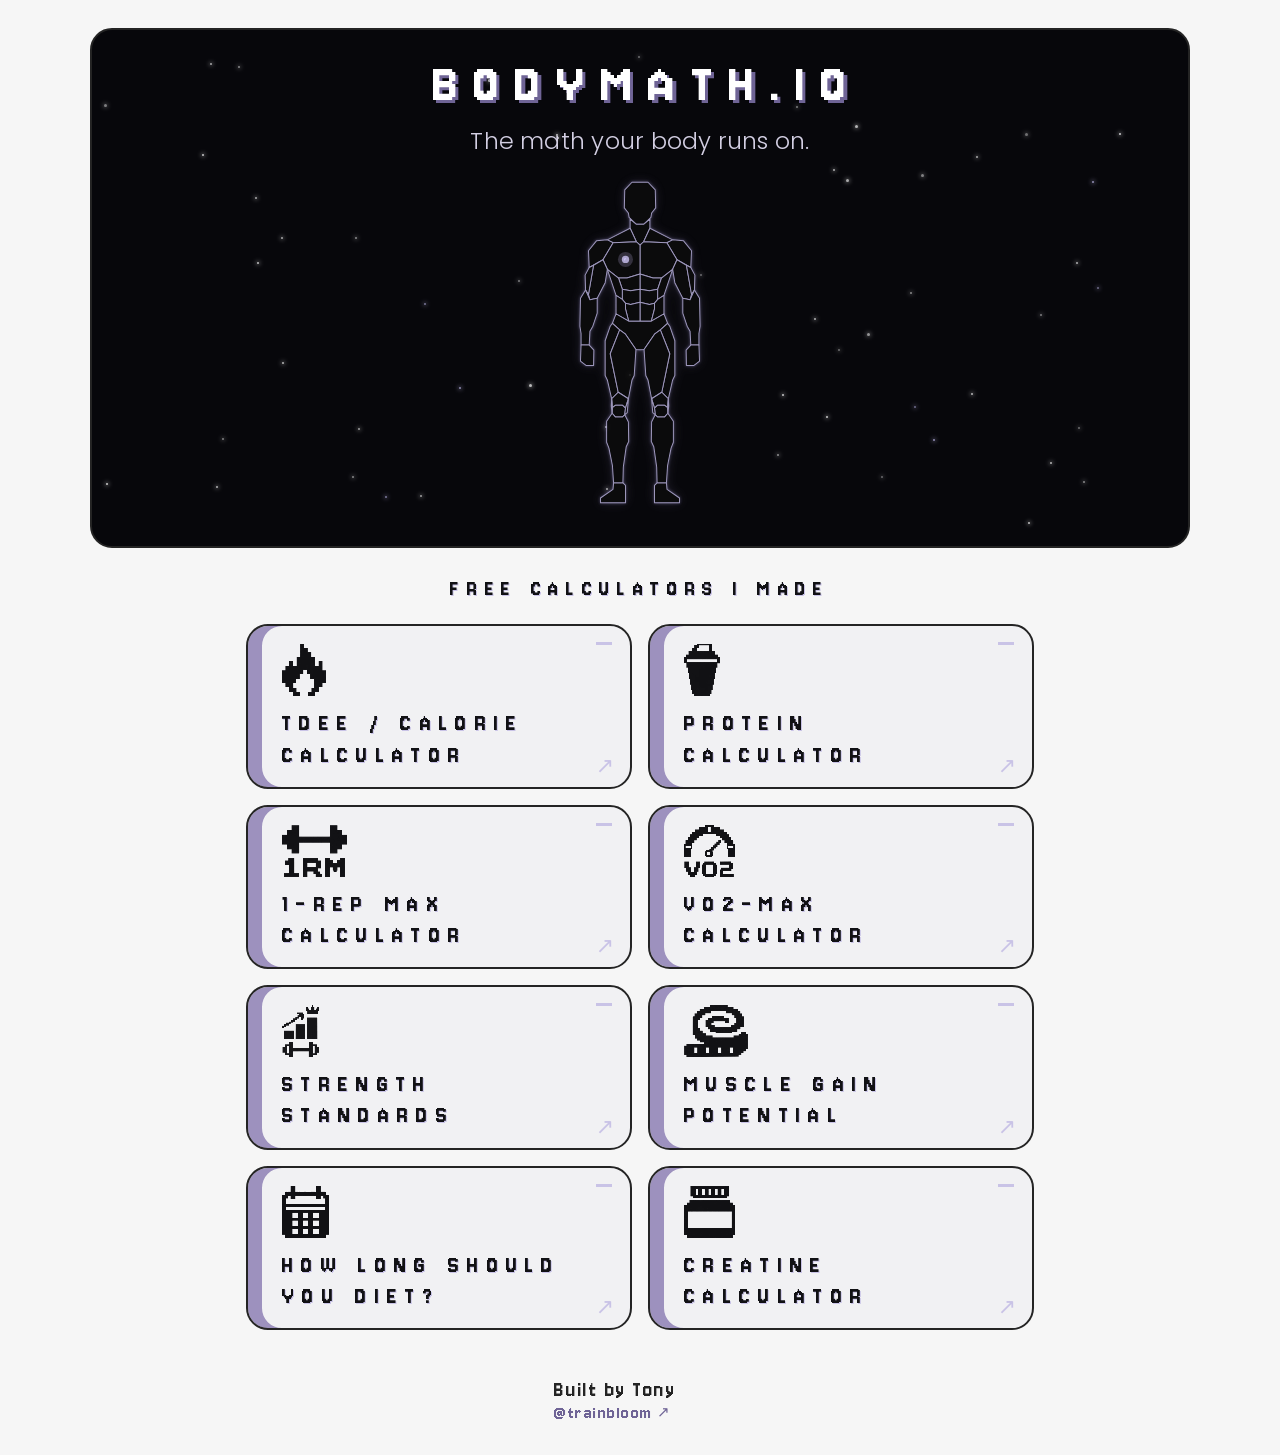
<file: index.html>
<!doctype html>
<html lang="en">
<head>
  <meta charset="utf-8">
  <meta name="viewport" content="width=device-width, initial-scale=1">
  <title>bodymath.io | Free Fitness Calculators</title>
  <meta name="description" content="Free science-based fitness calculators for TDEE, protein, VO2 max, strength, muscle gain, and more. Built to make fitness less confusing.">
  <link rel="canonical" href="https://www.trainbloom.com/">
  <meta property="og:title" content="FREE FITNESS CALCULATORS | Bodymath.io">
  <meta property="og:description" content="Free science-based fitness calculators for TDEE, protein, VO2 max, strength, muscle gain, and more. Built to make fitness less confusing.">
  <meta property="og:image" content="https://www.trainbloom.com/assets/img/banner-home.webp">
  <link rel="icon" href="/assets/img/favicon-32.png?v=3" sizes="32x32">
  <link rel="apple-touch-icon" href="/assets/img/favicon.png?v=3">
  <link rel="preload" href="/assets/fonts/jersey10-400.woff2" as="font" type="font/woff2" crossorigin>
  <link rel="preload" href="/assets/fonts/vt323-400.woff2" as="font" type="font/woff2" crossorigin>
  <link rel="preload" href="/assets/fonts/poppins-400.woff2" as="font" type="font/woff2" crossorigin>
  <link rel="stylesheet" href="/assets/css/fonts.css">
  <script>/* Hold the page until fonts and icons are ready, then fade it in once (max 1.5s). */
  (function(h){h.classList.add("loading");window.bloomShow=function(){if(!h.classList.contains("loading"))return;h.classList.remove("loading");document.dispatchEvent(new Event("bloom:shown"))};setTimeout(function(){window.bloomShow()},1500)})(document.documentElement);</script>
  <link rel="stylesheet" href="/assets/css/site.css">
</head>
<body>
  <main class="wrap">
    <header class="hero hero-art">
      <svg class="hero-stage" viewBox="0 0 640 480" aria-hidden="true">
        <defs>
          <g id="hero-body"><polygon vector-effect="non-scaling-stroke" points="0,64 27.5,64 52.5,90 54,152.5 40,170 37.5,185 12.5,209 0,209 -12.5,209 -37.5,185 -40,170 -54,152.5 -52.5,90 -27.5,64"/><polygon vector-effect="non-scaling-stroke" points="0,209 12.5,209 34,191 34,222.5 12.5,269 0,281 -12.5,269 -34,222.5 -34,191 -12.5,209"/><polygon vector-effect="non-scaling-stroke" points="34,222.5 112.5,262.5 92.5,272.5 12.5,269"/><polygon vector-effect="non-scaling-stroke" points="-34,222.5 -112.5,262.5 -92.5,272.5 -12.5,269"/><polygon vector-effect="non-scaling-stroke" points="92.5,272.5 112.5,262.5 150,266 177.5,300 175,357.5 127.5,331"/><polygon vector-effect="non-scaling-stroke" points="-92.5,272.5 -112.5,262.5 -150,266 -177.5,300 -175,357.5 -127.5,331"/><polygon vector-effect="non-scaling-stroke" points="0,281 12.5,269 92.5,272.5 127.5,331 112.5,364 74,394 45,394 0,380"/><polygon vector-effect="non-scaling-stroke" points="0,281 -12.5,269 -92.5,272.5 -127.5,331 -112.5,364 -74,394 -45,394 0,380"/><polygon vector-effect="non-scaling-stroke" points="127.5,331 160,350 177.5,450 172.5,469 147.5,464 120,410 112.5,364"/><polygon vector-effect="non-scaling-stroke" points="-127.5,331 -160,350 -177.5,450 -172.5,469 -147.5,464 -120,410 -112.5,364"/><polygon vector-effect="non-scaling-stroke" points="160,350 175,357.5 189,384 187.5,435 177.5,450"/><polygon vector-effect="non-scaling-stroke" points="-160,350 -175,357.5 -189,384 -187.5,435 -177.5,450"/><polygon vector-effect="non-scaling-stroke" points="147.5,464 172.5,469 187.5,435 205,464 207,560 203,585 203,625 175,625 172.5,577 162.5,560 147.5,515"/><polygon vector-effect="non-scaling-stroke" points="-147.5,464 -172.5,469 -187.5,435 -205,464 -207,560 -203,585 -203,625 -175,625 -172.5,577 -162.5,560 -147.5,515"/><polygon vector-effect="non-scaling-stroke" points="175,625 203,625 205,680 186,695 160,695 159,642.5"/><polygon vector-effect="non-scaling-stroke" points="-175,625 -203,625 -205,680 -186,695 -160,695 -159,642.5"/><polygon vector-effect="non-scaling-stroke" points="0,380 45,394 74,394 61,432.5 32.5,437.5 0,432.5"/><polygon vector-effect="non-scaling-stroke" points="0,380 -45,394 -74,394 -61,432.5 -32.5,437.5 0,432.5"/><polygon vector-effect="non-scaling-stroke" points="0,432.5 32.5,437.5 61,432.5 61,467.5 50,481 32.5,485 0,477.5"/><polygon vector-effect="non-scaling-stroke" points="0,432.5 -32.5,437.5 -61,432.5 -61,467.5 -50,481 -32.5,485 0,477.5"/><polygon vector-effect="non-scaling-stroke" points="0,477.5 32.5,485 50,481 50,500 39,542.5 0,542.5"/><polygon vector-effect="non-scaling-stroke" points="0,477.5 -32.5,485 -50,481 -50,500 -39,542.5 0,542.5"/><polygon vector-effect="non-scaling-stroke" points="74,394 112.5,364 82.5,454 61,467.5 61,432.5"/><polygon vector-effect="non-scaling-stroke" points="-74,394 -112.5,364 -82.5,454 -61,467.5 -61,432.5"/><polygon vector-effect="non-scaling-stroke" points="61,467.5 82.5,454 82.5,517.5 39,542.5 50,500 50,481"/><polygon vector-effect="non-scaling-stroke" points="-61,467.5 -82.5,454 -82.5,517.5 -39,542.5 -50,500 -50,481"/><polygon vector-effect="non-scaling-stroke" points="0,542.5 39,542.5 82.5,517.5 95,550 70,572.5 50,587.5 14,640 0,641 -14,640 -50,587.5 -70,572.5 -95,550 -82.5,517.5 -39,542.5"/><polygon vector-effect="non-scaling-stroke" points="70,572.5 95,550 102.5,560 120,610 120,730 112.5,745 97.5,810 75,787.5 102.5,655"/><polygon vector-effect="non-scaling-stroke" points="-70,572.5 -95,550 -102.5,560 -120,610 -120,730 -112.5,745 -97.5,810 -75,787.5 -102.5,655"/><polygon vector-effect="non-scaling-stroke" points="14,640 50,587.5 70,572.5 102.5,655 75,787.5 40,810 27.5,745 20,730"/><polygon vector-effect="non-scaling-stroke" points="-14,640 -50,587.5 -70,572.5 -102.5,655 -75,787.5 -40,810 -27.5,745 -20,730"/><polygon vector-effect="non-scaling-stroke" points="40,810 75,787.5 97.5,810 95,840 85,832.5 60,832.5 50,842.5"/><polygon vector-effect="non-scaling-stroke" points="-40,810 -75,787.5 -97.5,810 -95,840 -85,832.5 -60,832.5 -50,842.5"/><polygon vector-effect="non-scaling-stroke" points="50,842.5 60,832.5 85,832.5 95,840 96,860 85,872.5 60,872.5 52.5,865"/><polygon vector-effect="non-scaling-stroke" points="-50,842.5 -60,832.5 -85,832.5 -95,840 -96,860 -85,872.5 -60,872.5 -52.5,865"/><polygon vector-effect="non-scaling-stroke" points="40,810 50,842.5 52.5,865 44,858"/><polygon vector-effect="non-scaling-stroke" points="-40,810 -50,842.5 -52.5,865 -44,858"/><polygon vector-effect="non-scaling-stroke" points="97.5,810 95,840 96,860 99,835"/><polygon vector-effect="non-scaling-stroke" points="-97.5,810 -95,840 -96,860 -99,835"/><polygon vector-effect="non-scaling-stroke" points="52.5,865 60,872.5 85,872.5 96,860 115,887.5 115,960 107,980 95,1040 91,1100 59,1100 57.5,1045 47.5,975 39,957.5 40,890"/><polygon vector-effect="non-scaling-stroke" points="-52.5,865 -60,872.5 -85,872.5 -96,860 -115,887.5 -115,960 -107,980 -95,1040 -91,1100 -59,1100 -57.5,1045 -47.5,975 -39,957.5 -40,890"/><polygon vector-effect="non-scaling-stroke" points="59,1100 91,1100 93,1122 136,1152 136,1168 50,1168 50,1108"/><polygon vector-effect="non-scaling-stroke" points="-59,1100 -91,1100 -93,1122 -136,1152 -136,1168 -50,1168 -50,1108"/></g>
          <filter id="hero-glow" x="-30%" y="-15%" width="160%" height="130%"><feGaussianBlur in="SourceAlpha" stdDeviation="1.4" result="b1"/><feGaussianBlur in="SourceAlpha" stdDeviation="5" result="b2"/><feFlood flood-color="#bdb0ff" flood-opacity=".45"/><feComposite operator="in" in2="b1" result="g1"/><feFlood flood-color="#9d91be" flood-opacity=".22"/><feComposite operator="in" in2="b2" result="g2"/><feMerge><feMergeNode in="g2"/><feMergeNode in="g1"/><feMergeNode in="SourceGraphic"/></feMerge></filter>
        </defs>
        <defs><mask id="hl-m0" maskUnits="userSpaceOnUse" x="0" y="0" width="640" height="480"><path class="hlm" d="M306.5,213.4 L250,190 L228,190"/></mask><mask id="hl-m1" maskUnits="userSpaceOnUse" x="0" y="0" width="640" height="480"><path class="hlm" d="M301.1,275.5 L250,281 L228,281"/></mask><mask id="hl-m2" maskUnits="userSpaceOnUse" x="0" y="0" width="640" height="480"><path class="hlm" d="M297.1,367.3 L250,372 L228,372"/></mask><mask id="hl-m3" maskUnits="userSpaceOnUse" x="0" y="0" width="640" height="480"><path class="hlm" d="M332.1,213.4 L392,235 L416,235"/></mask><mask id="hl-m4" maskUnits="userSpaceOnUse" x="0" y="0" width="640" height="480"><path class="hlm" d="M367.2,275.5 L392,326 L416,326"/></mask></defs>
        <g class="hm-fig" filter="url(#hero-glow)"><use href="#hero-body" transform="translate(320 140) scale(.27) translate(0 -58)"/></g>
        <g class="hl-lines"><path class="hl" d="M306.5,213.4 L250,190 L228,190" mask="url(#hl-m0)"/><path class="hl" d="M301.1,275.5 L250,281 L228,281" mask="url(#hl-m1)"/><path class="hl" d="M297.1,367.3 L250,372 L228,372" mask="url(#hl-m2)"/><path class="hl" d="M332.1,213.4 L392,235 L416,235" mask="url(#hl-m3)"/><path class="hl" d="M367.2,275.5 L392,326 L416,326" mask="url(#hl-m4)"/></g>
        <g class="hd-dots"><g class="hd"><circle class="hd-glow" cx="306.5" cy="213.4" r="7"/><circle cx="306.5" cy="213.4" r="3.4"/></g><g class="hd"><circle class="hd-glow" cx="301.1" cy="275.5" r="7"/><circle cx="301.1" cy="275.5" r="3.4"/></g><g class="hd"><circle class="hd-glow" cx="297.1" cy="367.3" r="7"/><circle cx="297.1" cy="367.3" r="3.4"/></g><g class="hd"><circle class="hd-glow" cx="332.1" cy="213.4" r="7"/><circle cx="332.1" cy="213.4" r="3.4"/></g><g class="hd"><circle class="hd-glow" cx="367.2" cy="275.5" r="7"/><circle cx="367.2" cy="275.5" r="3.4"/></g></g>
        <g class="hs"><text class="hs-l" x="218" y="181" text-anchor="end">TDEE</text><text class="hs-v" x="218" y="214" text-anchor="end">2,640<tspan class="hs-u" dx="5">CAL</tspan></text></g><g class="hs"><text class="hs-l" x="218" y="272" text-anchor="end">BODY FAT</text><text class="hs-v" x="218" y="305" text-anchor="end">12%</text></g><g class="hs"><text class="hs-l" x="218" y="363" text-anchor="end">1RM SQUAT</text><text class="hs-v" x="218" y="396" text-anchor="end">315<tspan class="hs-u" dx="5">LB</tspan></text></g><g class="hs"><text class="hs-l" x="426" y="226" text-anchor="start">VO2 MAX</text><text class="hs-v" x="426" y="259" text-anchor="start">46.2</text></g><g class="hs"><text class="hs-l" x="426" y="317" text-anchor="start">PROTEIN</text><text class="hs-v" x="426" y="350" text-anchor="start">140<tspan class="hs-u" dx="5">G</tspan></text></g>
      </svg>
      <div class="hero-copy">
        <h1>Bodymath.io</h1>
        <p>The math your body runs on.</p>
      </div>
    </header>

    <h2 class="section-title">Free Calculators <span style="white-space:nowrap">I Made</span></h2>
    <div class="grid">
      <a class="card-link" href="/calorie-calculator-tdee/"><img class="px" src="/assets/icons/tdee.png" alt="" height="52"><span class="t">TDEE / Calorie<br>Calculator</span></a>
      <a class="card-link" href="/protein-calculator-1/"><img class="px" src="/assets/icons/protein.png" alt="" height="52"><span class="t">Protein<br>Calculator</span></a>
      <a class="card-link" href="/1-rep-max-calculator/"><img class="px" src="/assets/icons/1rm.png" alt="" height="52"><span class="t">1-Rep Max<br>Calculator</span></a>
      <a class="card-link" href="/vo2-max-calculator/"><img class="px" src="/assets/icons/vo2.png" alt="" height="52"><span class="t">VO2-Max<br>Calculator</span></a>
      <a class="card-link" href="/strength-standards-calculator/"><img class="px" src="/assets/icons/strength.png" alt="" height="52"><span class="t">Strength<br>Standards</span></a>
      <a class="card-link" href="/muscle-gain-potential-calculator/"><img class="px" src="/assets/icons/muscle.png" alt="" height="52"><span class="t">Muscle Gain<br>Potential</span></a>
      <a class="card-link" href="/how-long-should-i-diet-calculator/"><img class="px" src="/assets/icons/diet.png" alt="" height="52"><span class="t">How Long Should<br>You Diet?</span></a>
      <a class="card-link" href="/creatine-calculator/"><img class="px" src="/assets/icons/creatine.png" alt="" height="52"><span class="t">Creatine<br>Calculator</span></a>
    </div>
  </main>
  <script src="/assets/js/layout.js"></script>
  <script src="/assets/js/hero.js"></script>
</body>
</html>
</file>
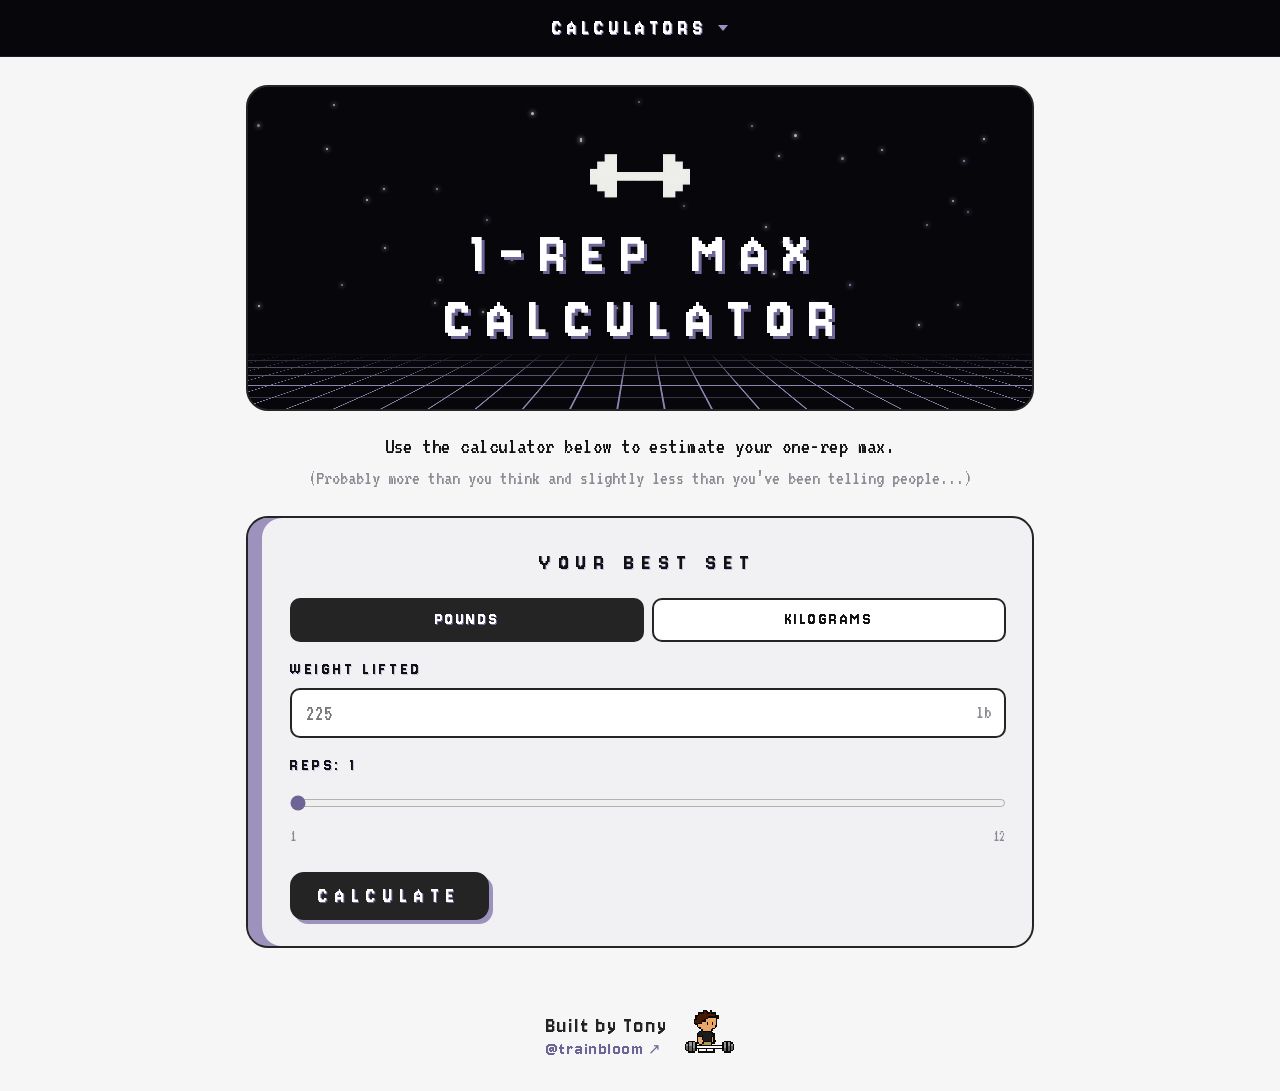
<file: 1-rep-max-calculator/index.html>
<!doctype html>
<html lang="en">
<head>
  <meta charset="utf-8">
  <meta name="viewport" content="width=device-width, initial-scale=1">
  <title>1 REP MAX CALCULATOR | Bodymath.io</title>
  <meta name="description" content="Estimate your one-rep max from any set of 1–12 reps, plus a rep max and percentage table to program your training.">
  <link rel="canonical" href="https://www.trainbloom.com/1-rep-max-calculator/">
  <link rel="icon" href="/assets/img/favicon-32.png?v=3" sizes="32x32">
  <link rel="apple-touch-icon" href="/assets/img/favicon.png?v=3">
  <link rel="preload" href="/assets/fonts/jersey10-400.woff2" as="font" type="font/woff2" crossorigin>
  <link rel="preload" href="/assets/fonts/vt323-400.woff2" as="font" type="font/woff2" crossorigin>
  <link rel="preload" href="/assets/fonts/poppins-400.woff2" as="font" type="font/woff2" crossorigin>
  <link rel="stylesheet" href="/assets/css/fonts.css">
  <script>/* Hold the page until fonts and icons are ready, then fade it in once (max 1.5s). */
  (function(h){h.classList.add("loading");window.bloomShow=function(){if(!h.classList.contains("loading"))return;h.classList.remove("loading");document.dispatchEvent(new Event("bloom:shown"))};setTimeout(function(){window.bloomShow()},1500)})(document.documentElement);</script>
  <link rel="stylesheet" href="/assets/css/site.css">
</head>
<body>
  <main class="wrap">
    <header class="hero sm">
      <img class="px ico-dumbbell" src="/assets/icons/1rm-bar.png" alt="" height="44">
      <h1>1-Rep Max<br>Calculator</h1>
    </header>
    <p class="lede">Use the calculator below to estimate your one-rep max.</p>
    <p class="lede-sub">(Probably more than you think and slightly less than you’ve been telling people...)</p>

    <form class="calc" id="form" novalidate>
      <h2>Your best set</h2>
      <div class="fields">
        <div class="field full">
          <div class="seg" data-name="units" data-remember>
            <button data-value="imperial" aria-pressed="true">Pounds</button>
            <button data-value="metric">Kilograms</button>
          </div>
        </div>
        <div class="field full">
          <label for="weight">Weight lifted</label>
          <div class="unit-wrap"><input type="number" id="weight" inputmode="decimal" min="0" placeholder="225"><span class="u" data-wu>lb</span></div>
        </div>
        <div class="field full">
          <label for="reps">Reps: <span id="reps-out">1</span></label>
          <input type="range" id="reps" min="1" max="12" step="1" value="1">
          <div class="range-ends"><span>1</span><span>12</span></div>
        </div>
      </div>
      <div class="actions"><button class="btn" type="submit">Calculate</button></div>

      <div class="results" id="results" hidden aria-live="polite">
        <div class="big">
          <div class="k">1-Rep Max</div>
          <div class="v"><span id="r-1rm"></span> <small data-wu>lb</small></div>
        </div>
        <h2>1-RM Table</h2>
        <div class="tbl-wrap">
          <table class="tbl">
            <thead><tr><th>Weight</th><th>Rep max</th><th>1RM%</th></tr></thead>
            <tbody id="r-table"></tbody>
          </table>
        </div>
        <a class="next-card" href="/strength-standards-calculator/">
          <div class="next-k">Next up</div>
          <div class="next-h">See how you stack up</div>
          <p>Compare your lifts to strength standards for your bodyweight, age and sex with my Strength Standards calculator.</p>
          <span class="btn next-btn">Check my strength level &#9656;</span>
        </a>
      </div>
    </form>
  </main>

  <script src="/assets/js/layout.js"></script>
  <script src="/assets/js/calc.js"></script>
  <script>
    (function () {
      var B = Bloom;
      var units = B.unitSystem();
      var form = document.getElementById("form");
      var reps = document.getElementById("reps"), repsOut = document.getElementById("reps-out");
      reps.addEventListener("input", function () { repsOut.textContent = reps.value; });

      // [rep max, % of 1RM] — from the original calculator
      var ROWS = [[1, 100], [2, 95], [3, 93], [4, 90], [5, 87], [6, 85], [7, 83], [8, 80], [9, 77], [10, 75], [11, 73], [12, 70],
                  ["-", 65], ["-", 60], ["-", 55], ["-", 50]];

      form.addEventListener("submit", function (e) {
        e.preventDefault();
        var w = B.num("weight"), r = parseInt(reps.value, 10);
        if (!B.error(form, !(w > 0) ? "Please enter the weight you lifted." : "")) return;

        var orm = w * (36 / (37 - r));                                  // Brzycki
        var unit = units() === "metric" ? " kg" : " lbs";
        document.getElementById("r-1rm").textContent = B.fmt(orm);
        document.getElementById("r-table").innerHTML = ROWS.map(function (row) {
          return "<tr" + (row[0] === r ? ' class="hl"' : "") + "><td>" + B.fmt(orm * row[1] / 100) + unit + "</td><td>" +
            row[0] + "</td><td>" + row[1] + "%</td></tr>";
        }).join("");

        B.show(document.getElementById("results"));
      });
    })();
  </script>
</body>
</html>
</file>
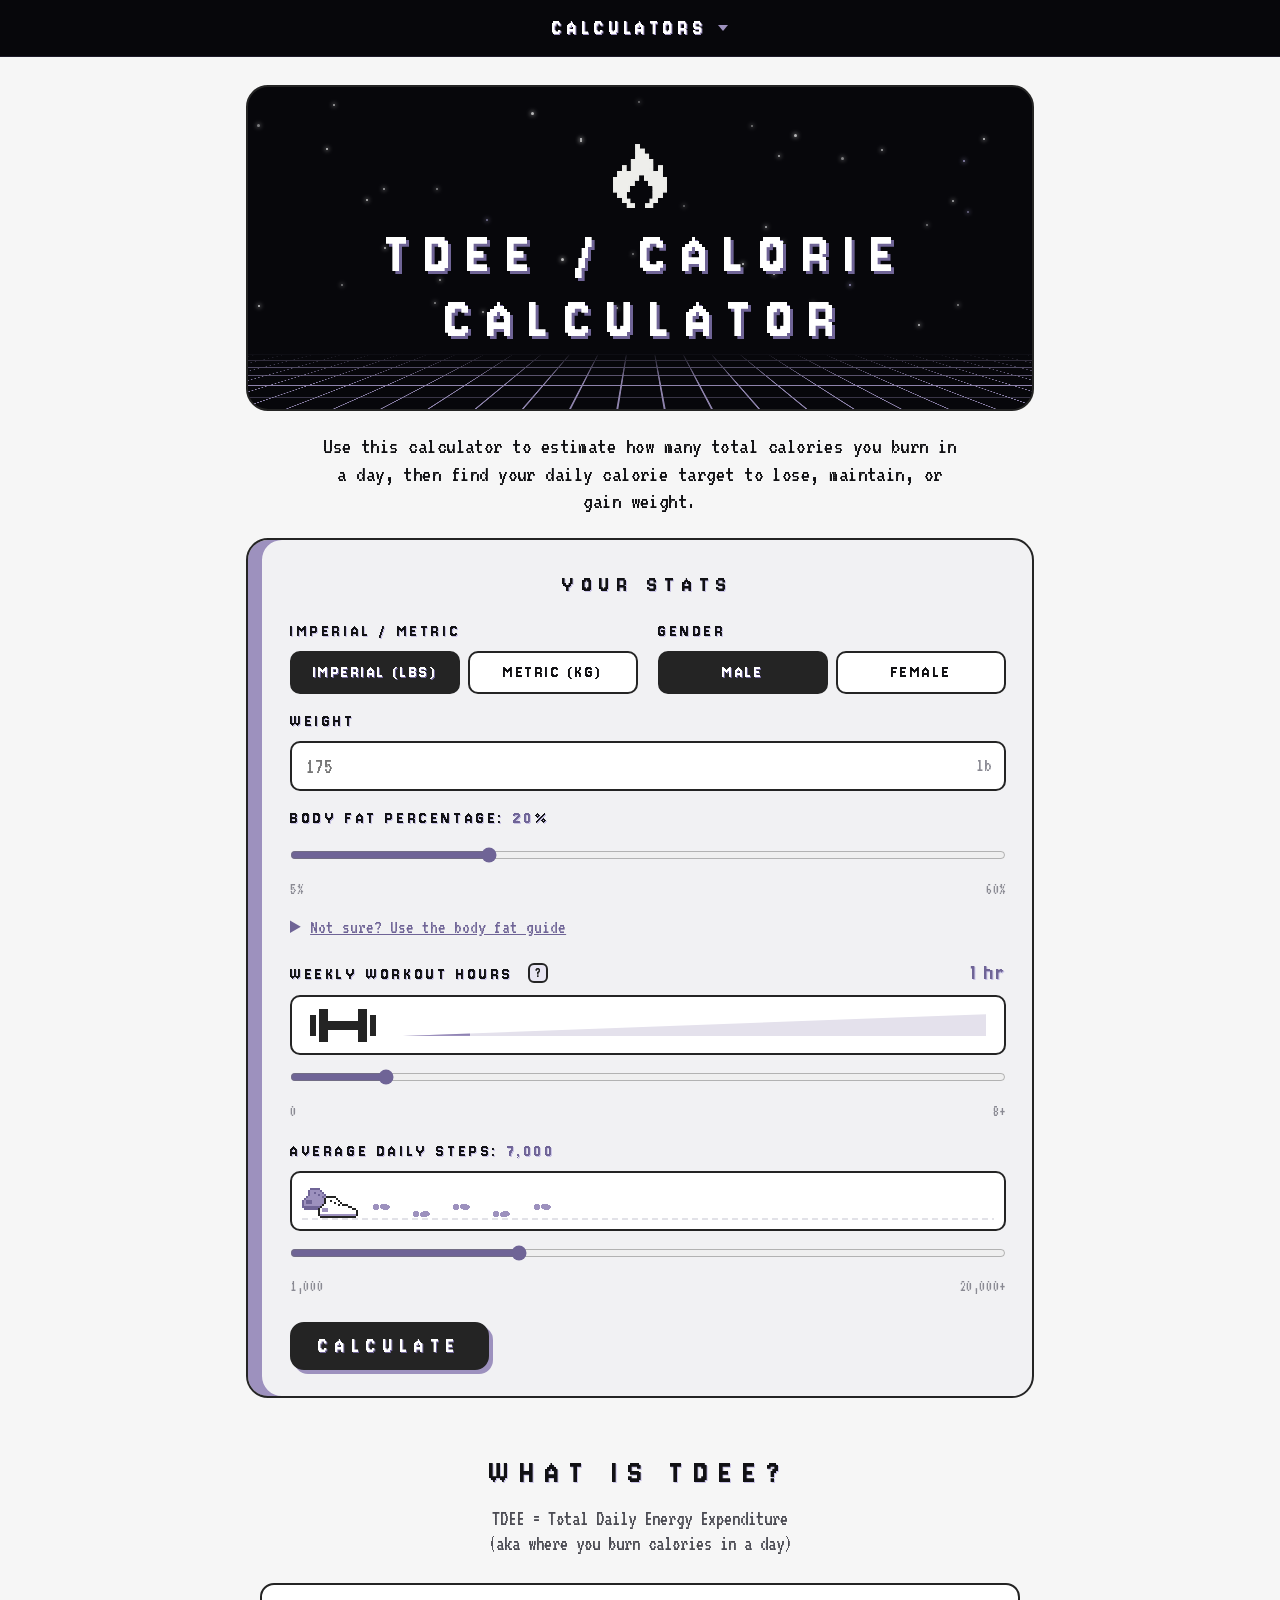
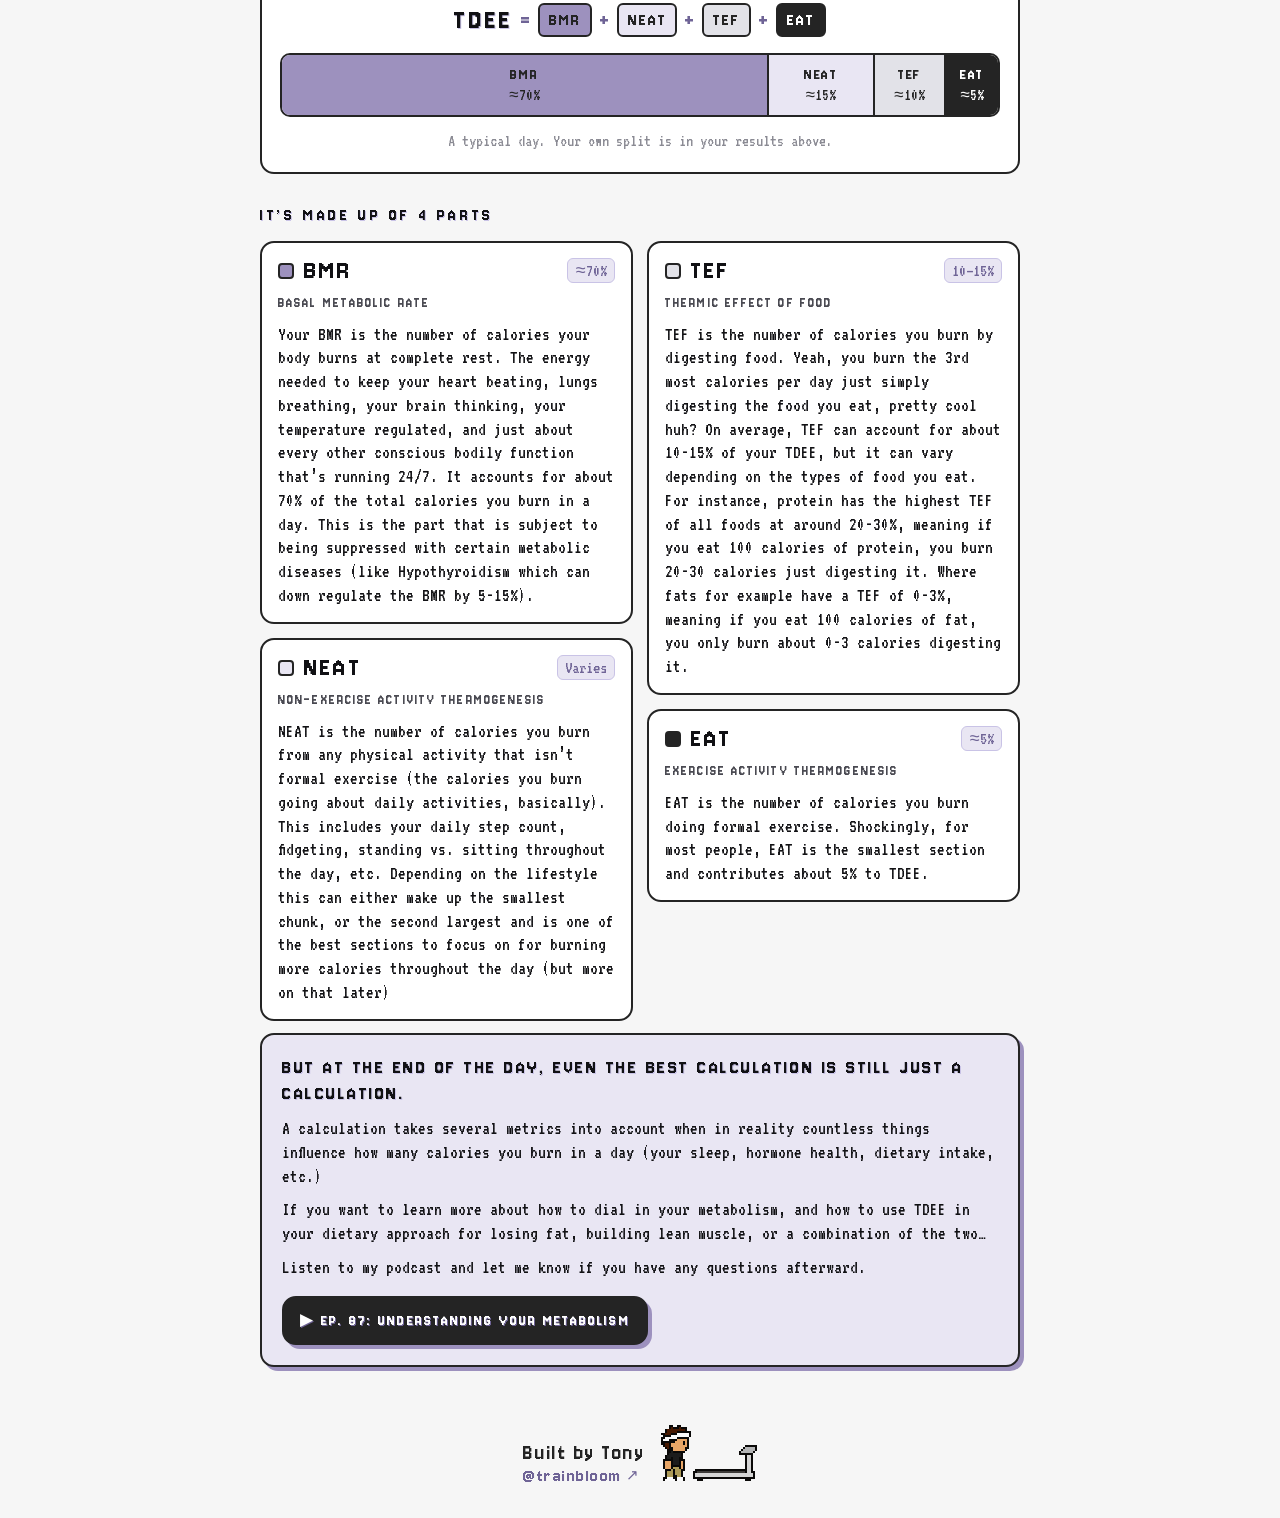
<file: calorie-calculator-tdee/index.html>
<!doctype html>
<html lang="en">
<head>
  <meta charset="utf-8">
  <meta name="viewport" content="width=device-width, initial-scale=1">
  <title>TDEE/CALORIE CALCULATOR | Bodymath.io</title>
  <meta name="description" content="Estimate how many calories you actually burn in a day, based on your lean body mass, training and daily steps. Plus calorie targets for fat loss.">
  <link rel="canonical" href="https://www.trainbloom.com/calorie-calculator-tdee/">
  <link rel="icon" href="/assets/img/favicon-32.png?v=3" sizes="32x32">
  <link rel="apple-touch-icon" href="/assets/img/favicon.png?v=3">
  <link rel="preload" href="/assets/fonts/jersey10-400.woff2" as="font" type="font/woff2" crossorigin>
  <link rel="preload" href="/assets/fonts/vt323-400.woff2" as="font" type="font/woff2" crossorigin>
  <link rel="preload" href="/assets/fonts/poppins-400.woff2" as="font" type="font/woff2" crossorigin>
  <link rel="stylesheet" href="/assets/css/fonts.css">
  <script>/* Hold the page until fonts and icons are ready, then fade it in once (max 1.5s). */
  (function(h){h.classList.add("loading");window.bloomShow=function(){if(!h.classList.contains("loading"))return;h.classList.remove("loading");document.dispatchEvent(new Event("bloom:shown"))};setTimeout(function(){window.bloomShow()},1500)})(document.documentElement);</script>
  <link rel="stylesheet" href="/assets/css/site.css">
</head>
<body>
  <main class="wrap">
    <header class="hero sm">
      <img class="px" src="/assets/icons/tdee.png" alt="" height="64">
      <h1>TDEE / Calorie<br>Calculator</h1>
    </header>
    <p class="lede">Use this calculator to estimate how many total calories you burn in a day, then find your daily calorie target to lose, maintain, or gain weight.</p>

    <form class="calc" id="form" novalidate>
      <h2>Your stats</h2>
      <div class="fields">
        <div class="field">
          <span class="label">Imperial / Metric</span>
          <div class="seg" data-name="units" data-remember>
            <button data-value="imperial" aria-pressed="true">Imperial (lbs)</button>
            <button data-value="metric">Metric (kg)</button>
          </div>
        </div>
        <div class="field">
          <span class="label">Gender</span>
          <div class="seg" data-name="sex">
            <button data-value="m" aria-pressed="true">Male</button>
            <button data-value="f">Female</button>
          </div>
        </div>
        <div class="field full">
          <label for="weight">Weight</label>
          <div class="unit-wrap"><input type="number" id="weight" inputmode="decimal" min="0" placeholder="175"><span class="u" data-wu>lb</span></div>
        </div>
        <div class="field full">
          <label for="bf">Body fat percentage: <span id="bf-out">20</span>%</label>
          <input type="range" id="bf" min="5" max="60" step="1" value="20">
          <div class="range-ends"><span>5%</span><span>60%</span></div>
          <details class="bf-guide">
            <summary>Not sure? Use the body fat guide</summary>
            <p class="hint">Tap the one that looks most like you. Close enough is fine.</p>
            <div class="bf-cards" id="bf-cards"></div>
          </details>
        </div>
        <div class="field full has-info">
          <label for="hours" class="label-row"><span>Weekly workout hours <button class="info" type="button" aria-expanded="false" aria-controls="i-hours" aria-label="What counts as workout hours?">?</button></span><span id="hours-out">1 hr</span></label>
          <div class="info-pop" id="i-hours" role="note" hidden>Any exercise counts, not just lifting: cardio, sports, classes. Walking goes in steps.</div>
          <div class="gym" aria-hidden="true">
            <svg class="gym-icon" viewBox="0 0 22 11" shape-rendering="crispEdges"><rect x="0" y="2" width="2" height="7"/><rect x="3" y="0" width="3" height="11"/><rect x="6" y="4" width="10" height="3"/><rect x="16" y="0" width="3" height="11"/><rect x="20" y="2" width="2" height="7"/></svg>
            <div class="gym-bar"><i class="gym-fill" id="gym-fill"></i></div>
          </div>
          <input type="range" id="hours" min="0" max="8" step="0.01" value="1">
          <div class="range-ends"><span>0</span><span>8+</span></div>
        </div>
        <div class="field full">
          <label for="steps">Average daily steps: <span id="steps-out">7,000</span></label>
          <div class="trail">
            <svg class="trail-shoe" id="trail-shoe" viewBox="0 0 28 15" shape-rendering="crispEdges" aria-hidden="true"></svg>
            <div class="trail-prints" id="trail-prints" aria-hidden="true"></div>
          </div>
          <input type="range" id="steps" min="1000" max="20000" step="500" value="7000">
          <div class="range-ends"><span>1,000</span><span>20,000+</span></div>
        </div>
      </div>
      <div class="actions"><button class="btn" type="submit">Calculate</button></div>

      <div class="results" id="results" hidden aria-live="polite">
        <h2>Your stats</h2>
        <div class="stats">
          <div class="stat"><div class="k">LBM <button class="info" type="button" aria-expanded="false" aria-controls="i-lbm" aria-label="What is LBM?">?</button><div class="info-pop" id="i-lbm" role="note" hidden><b>Lean body mass.</b> Everything you weigh that isn&rsquo;t fat: muscle, bone, organs and water.</div></div><div class="v" id="r-lbm"></div><div class="s">Lean body mass</div></div>
          <div class="stat"><div class="k">BMR <button class="info" type="button" aria-expanded="false" aria-controls="i-bmr" aria-label="What is BMR?">?</button><div class="info-pop" id="i-bmr" role="note" hidden><b>Basal metabolic rate.</b> The calories your body burns at complete rest, just keeping you alive. Roughly what you&rsquo;d burn lying in bed all day.</div></div><div class="v" id="r-bmr"></div><div class="s">Calories burned at complete rest</div></div>
        </div>
        <div class="big" style="background:var(--pink)">
          <div class="k">Estimated TDEE <button class="info" type="button" aria-expanded="false" aria-controls="i-tdee" aria-label="What is TDEE?">?</button><div class="info-pop" id="i-tdee" role="note" hidden><b>Total daily energy expenditure.</b> Everything you burn in a day: your BMR plus walking, exercise and digesting food. Eat this much and your weight stays about the same.</div></div>
          <div class="v"><span id="r-tdee"></span> <small>cal</small></div>
          <div class="s">Your estimated maintenance calories per day</div>
        </div>

        <div class="sub-h">Where your calories go</div>
        <div class="stack" id="r-stack"></div>
        <div class="legend" id="r-legend" style="flex-direction:column;align-items:flex-start"></div>

        <h2 style="margin-top:28px">Find your daily target</h2>
        <div class="seg goal-tabs" data-name="goal">
          <button data-value="cut" aria-pressed="true">Lose weight</button>
          <button data-value="bulk">Bulk</button>
          <button data-value="recomp">Recomp</button>
        </div>
        <div class="goal">
          <div class="goal-pace">
            <div class="goal-k">Set your pace</div>
            <p class="goal-hint">Drag the slider to update your target.</p>
            <div class="goal-rate" id="g-rate"></div>
            <div class="goal-sub" id="g-sub"></div>
            <input type="range" id="g-slider" aria-label="Pace">
            <div class="goal-ticks" id="g-ticks"></div>
          </div>
          <div class="goal-target">
            <div class="k">Daily target</div>
            <div class="v" id="g-cal"></div>
            <div class="u">cal / day</div>
            <div class="goal-diff" id="g-diff"></div>
          </div>
        </div>
        <p class="goal-foot">Estimates based on your TDEE.</p>
        <div class="callout callout-tip" id="g-tip" hidden></div>
        <div class="callout" id="g-note" hidden>
          <strong style="font-weight:600">Important note:</strong> My calculator offers an estimate based off standard formula, please remember extreme calorie restriction can do much more harm than good. For some smaller, less active individuals the suggested intake may calculate to below 1,200 calories. Intake lower than this likely won't provide essential nutrients your body needs, risk of muscle loss, other health concerns, and is not recommended. Always consult a registered dietitian before making major dietary adjustments.
        </div>

        <h2 style="margin-top:28px">TDEE if&hellip;</h2>
        <p class="sec-p">Your TDEE at five different activity levels. The highlighted row is the closest match to what you entered.</p>
        <div class="tbl-wrap">
          <table class="tbl">
            <thead><tr><th>Activity level</th><th>TDEE</th></tr></thead>
            <tbody id="r-ifs"></tbody>
          </table>
        </div>
      </div>
    </form>

    <section class="learn" aria-labelledby="learn-h">
      <h2 class="learn-h" id="learn-h">What is TDEE?</h2>
      <p class="learn-sub">TDEE = Total Daily Energy Expenditure<br>(aka where you burn calories in a day)</p>

      <div class="tdee-fig" role="img" aria-label="TDEE equals BMR plus NEAT plus TEF plus EAT. A typical split: BMR about 70%, NEAT about 15%, TEF about 10%, exercise about 5%.">
        <div class="tf-eq"><span class="tf-total">TDEE</span> <span class="tf-plus">=</span> <span class="tf-chip" style="background:#9d91be;color:#242424">BMR</span> <span class="tf-plus">+</span> <span class="tf-chip" style="background:#e9e6f3;color:#242424">NEAT</span> <span class="tf-plus">+</span> <span class="tf-chip" style="background:#e2e2e8;color:#242424">TEF</span> <span class="tf-plus">+</span> <span class="tf-chip" style="background:#242424;color:#fff">EAT</span></div>
        <div class="tf-bar"><div style="flex:70;background:#9d91be;color:#242424"><b>BMR</b><span>&asymp;70%</span></div><div style="flex:15;background:#e9e6f3;color:#242424"><b>NEAT</b><span>&asymp;15%</span></div><div style="flex:10;background:#e2e2e8;color:#242424"><b>TEF</b><span>&asymp;10%</span></div><div style="flex:5;background:#242424;color:#fff"><b>EAT</b><span>&asymp;5%</span></div></div>
        <p class="tf-cap">A typical day. Your own split is in your results above.</p>
      </div>

      <div class="learn-k">It&rsquo;s made up of 4 parts</div>
      <div class="parts">
        <div class="part">
          <div class="part-top"><i style="background:#9d91be"></i><span class="part-k">BMR</span><span class="part-share">&asymp;70%</span></div>
          <div class="part-name">Basal metabolic rate</div>
          <p>Your BMR is the number of calories your body burns at complete rest. The energy needed to keep your heart beating, lungs breathing, your brain thinking, your temperature regulated, and just about every other conscious bodily function that&rsquo;s running 24/7. It accounts for about 70% of the total calories you burn in a day. This is the part that is subject to being suppressed with certain metabolic diseases (like Hypothyroidism which can down regulate the BMR by 5-15%).</p>
        </div>
        <div class="part">
          <div class="part-top"><i style="background:#e9e6f3"></i><span class="part-k">NEAT</span><span class="part-share">Varies</span></div>
          <div class="part-name">Non-exercise activity thermogenesis</div>
          <p>NEAT is the number of calories you burn from any physical activity that isn&rsquo;t formal exercise (the calories you burn going about daily activities, basically). This includes your daily step count, fidgeting, standing vs. sitting throughout the day, etc. Depending on the lifestyle this can either make up the smallest chunk, or the second largest and is one of the best sections to focus on for burning more calories throughout the day (but more on that later)</p>
        </div>
        <div class="part">
          <div class="part-top"><i style="background:#e2e2e8"></i><span class="part-k">TEF</span><span class="part-share">10&ndash;15%</span></div>
          <div class="part-name">Thermic effect of food</div>
          <p>TEF is the number of calories you burn by digesting food. Yeah, you burn the 3rd most calories per day just simply digesting the food you eat, pretty cool huh? On average, TEF can account for about 10-15% of your TDEE, but it can vary depending on the types of food you eat. For instance, protein has the highest TEF of all foods at around 20-30%, meaning if you eat 100 calories of protein, you burn 20-30 calories just digesting it. Where fats for example have a TEF of 0-3%, meaning if you eat 100 calories of fat, you only burn about 0-3 calories digesting it.</p>
        </div>
        <div class="part">
          <div class="part-top"><i style="background:#242424"></i><span class="part-k">EAT</span><span class="part-share">&asymp;5%</span></div>
          <div class="part-name">Exercise activity thermogenesis</div>
          <p>EAT is the number of calories you burn doing formal exercise. Shockingly, for most people, EAT is the smallest section and contributes about 5% to TDEE.</p>
        </div>
      </div>

      <div class="learn-end">
        <div class="learn-end-body">
          <h3>But at the end of the day, even the best calculation is still just a calculation.</h3>
          <p>A calculation takes several metrics into account when in reality countless things influence how many calories you burn in a day (your sleep, hormone health, dietary intake, etc.)</p>
          <p>If you want to learn more about how to dial in your metabolism, and how to use TDEE in your dietary approach for losing fat, building lean muscle, or a combination of the two&hellip;</p>
          <p>Listen to my podcast and let me know if you have any questions afterward.</p>
          <a class="btn learn-btn" href="https://podcasters.spotify.com/pod/show/fitnessstuff/episodes/87--Understanding-Metabolism-The-Truth-About-Boosting-Your-Metabolism-e29nkg9" target="_blank" rel="noopener">&#9654; Ep. 87: Understanding Your Metabolism</a>
        </div>
      </div>
    </section>
  </main>

  <script src="/assets/js/layout.js"></script>
  <script src="/assets/js/calc.js"></script>
  <script>
    (function () {
      var B = Bloom;
      var bodyFat = B.bodyFat();
      var units = B.unitSystem(function () { if (shoe) renderSteps(); });
      var sex = B.seg("sex", bodyFat.render);
      // Workout hours slider (0-8+). Activity multiplier rises 0.0625 per weekly hour:
      // 1.0 at 0 hrs up to 1.5 at 8+, matching the original buckets at 0, 2, 4 and 8 hours.
      var hoursEl = document.getElementById("hours"), gymFill = document.getElementById("gym-fill");
      function hrs() { return Math.round(+hoursEl.value); }   // whole hours for the label and the math
      function hours() { return 1 + 0.0625 * hrs(); }
      function renderHours() {
        var h = hrs();
        document.getElementById("hours-out").textContent = h >= 8 ? "8+ hrs" : h + (h === 1 ? " hr" : " hrs");
        gymFill.style.width = (+hoursEl.value / 8 * 100) + "%";               // fill follows the thumb smoothly
      }
      hoursEl.addEventListener("input", renderHours);
      // arrow keys still move a whole hour at a time
      hoursEl.addEventListener("keydown", function (e) {
        var d = { ArrowRight: 1, ArrowUp: 1, ArrowLeft: -1, ArrowDown: -1 }[e.key];
        if (!d) return;
        e.preventDefault();
        hoursEl.value = Math.max(0, Math.min(8, hrs() + d));
        renderHours();
      });
      // let go of the slider: settle on the nearest whole hour
      hoursEl.addEventListener("change", function () { hoursEl.value = hrs(); gymFill.classList.add("snap"); renderHours(); setTimeout(function () { gymFill.classList.remove("snap"); }, 200); });
      renderHours();
      var stepsEl = document.getElementById("steps");
      // Calories from walking scale with body weight: ~0.0005 cal per kg per step
      // (about 0.04 cal/step at 175 lb, so ~400 cal for 10,000 steps).
      function stepCals(n, kgs) { return n * 0.0005 * kgs; }

      // Sneaker trail: a pair of pixel sneakers stands at the start and the
      // footprints march out to the right as the step count goes up.
      var SHOE = [
        "....OOOOO...........",
        "...OWWWWWO..........",
        "...OWWOWWWO.........",
        "...OWWWWOWWO........",
        "..OWWWWWWWOWOOO.....",
        ".OWWWWWWWWWWWWWOO...",
        "OWLLLWWWWWWWWWWWWOO.",
        "OWLLLWWWWWWWWWWWWWWO",
        "OWWWWWWWWWWWWWWWWWWO",
        "OLLLLLLLLLLLLLLLLLLO",
        ".OOOOOOOOOOOOOOOOOO."];
      function drawShoe(dx, dy, fill) {
        return SHOE.map(function (row, y) {
          return row.split("").map(function (ch, x) {
            return fill[ch] ? '<rect x="' + (x + dx) + '" y="' + (y + dy) + '" width="1.02" height="1.02" fill="' + fill[ch] + '"/>' : "";
          }).join("");
        }).join("");
      }
      var shoe = document.getElementById("trail-shoe");
      shoe.innerHTML = drawShoe(0, 0, { O: "#6f6496", W: "#9d91be", L: "#6f6496" }) +     // back shoe
                       drawShoe(8, 4, { O: "#242424", W: "#fff", L: "#9d91be" });         // front shoe
      // Pixel sneaker sole print (heel + forefoot), toes pointing right. Left foot has
      // its arch cut-out on the bottom; the right foot is the mirror image.
      var SOLE = [
        "..XXXX...XXXXXX...",
        ".XXXXXX.XXXXXXXXX.",
        ".XXXXXX.XXXXXXXXXX",
        ".XXXXXX.XXXXXXXXXX",
        ".XXXXXX..XXXXXXXX.",
        "..XXXX.....XXXXX.."];
      function soleSvg(rows, w, h) {
        return '<svg viewBox="0 0 ' + (w || 18) + " " + (h || 6) + '" shape-rendering="crispEdges">' + rows.map(function (row, y) {
          return row.split("").map(function (ch, x) {
            return ch === "X" ? '<rect x="' + x + '" y="' + y + '" width="1.02" height="1.02"/>' : "";
          }).join("");
        }).join("") + "</svg>";
      }
      // Smaller sole for phones, so a narrow box still fits a proper trail.
      var SOLE_SM = [
        "..XX..XXXXX.",
        ".XXXX.XXXXXX",
        ".XXXX.XXXXXX",
        "..XX...XXXX."];
      var PRINT_L = soleSvg(SOLE), PRINT_R = soleSvg(SOLE.slice().reverse());
      var PRINT_SM_L = soleSvg(SOLE_SM, 12, 4), PRINT_SM_R = soleSvg(SOLE_SM.slice().reverse(), 12, 4);
      var printsEl = document.getElementById("trail-prints"), MIN = +stepsEl.min, MAX = +stepsEl.max;
      var prints = [], per = 0;
      // Prints sit one stride apart (about two foot-lengths, like a real walk), alternating left
      // and right with a small sideways gap. However many strides fit the box share 1,000-20,000.
      // Phones scale the whole scene down (smaller sneakers, prints and stride) so the trail
      // keeps the same walking rhythm with more prints.
      var trail = printsEl.parentNode, small = null;
      function buildPrints() {
        var sm = trail.clientWidth < 420;
        if (sm !== small) { small = sm; trail.classList.toggle("small", sm); per = 0; }
        var foot = sm ? 12 : 18, stride = sm ? 20 : 38;
        var n = Math.max(4, Math.floor((printsEl.clientWidth - foot) / stride) + 1);
        if (n === per) return;
        per = n; printsEl.innerHTML = ""; prints = [];
        for (var k = 1; k <= n; k++) {
          var el = document.createElement("i");
          el.className = k % 2 ? "up" : "down";
          el.innerHTML = sm ? (k % 2 ? PRINT_SM_L : PRINT_SM_R) : (k % 2 ? PRINT_L : PRINT_R);
          el.dataset.at = MIN + (MAX - MIN) * k / n;
          printsEl.appendChild(el); prints.push(el);
        }
      }
      function layoutPrints() {
        var room = printsEl.clientWidth - (prints[0] ? prints[0].offsetWidth : 18);
        prints.forEach(function (el, n) { el.style.left = n / Math.max(1, prints.length - 1) * room + "px"; });
      }

      // 8-bit blip on every change (follows the device volume/mute): square wave,
      // pitch climbs a major scale as steps go up.
      var ctx = null, lastBlip = 0;
      var SCALE = [0, 2, 4, 5, 7, 9, 11];
      function blip(v) {
        var AC = window.AudioContext || window.webkitAudioContext;
        if (!AC) return;
        var now = performance.now();
        if (now - lastBlip < 45) return;                      // don't machine-gun while dragging fast
        lastBlip = now;
        try {
          ctx = ctx || new AC();
          if (ctx.state === "suspended") ctx.resume();
          // one note per 1,000 steps: C4 up the major scale (~2.5 octaves, tops out near 1.4 kHz)
          var i = Math.floor((v - MIN) / 1000);
          var f = 262 * Math.pow(2, (12 * Math.floor(i / 7) + SCALE[i % 7]) / 12);
          var t = ctx.currentTime, o = ctx.createOscillator(), g = ctx.createGain();
          o.type = "square";
          o.frequency.setValueAtTime(f, t);
          o.frequency.setValueAtTime(f * 1.5, t + 0.03);       // little two-note "bip-bip"
          g.gain.setValueAtTime(0.0001, t);
          g.gain.exponentialRampToValueAtTime(0.06, t + 0.005);
          g.gain.exponentialRampToValueAtTime(0.0001, t + 0.09);
          o.connect(g); g.connect(ctx.destination);
          o.start(t); o.stop(t + 0.1);
        } catch (e) { /* audio is a nice-to-have */ }
      }

      function renderSteps() {
        buildPrints(); layoutPrints();
        var v = +stepsEl.value;
        document.getElementById("steps-out").textContent = B.fmt(v) + (v >= MAX ? "+" : "");
        prints.forEach(function (el) { el.classList.toggle("on", +el.dataset.at <= v); });
      }
      stepsEl.addEventListener("input", function () { blip(+stepsEl.value); });
      window.addEventListener("resize", renderSteps);
      stepsEl.addEventListener("input", renderSteps);
      renderSteps();
      var form = document.getElementById("form");

      // Goal picker. Lose weight: 0.5-1% of body weight a week (3,500 cal per lb).
      // Bulk and recomp: three stops, each a multiple of TDEE (from the original calculator).
      var GOALS = {
        cut: { min: 0.5, max: 1, step: 0.05, start: 0.5, ticks: [["&minus;0.5%", "per week"], ["&minus;0.75%", "per week"], ["&minus;1.0%", "per week"]] },
        bulk: { stops: [["Lean bulk", 1.08, "Minimum fat gain"], ["Standard bulk", 1.15, "Slight fat gain"], ["Dirty bulk", 1.3, "Moderate fat gain"]], start: 0,
          ticks: [["Lean", "Least fat"], ["Standard", ""], ["Dirty", "Fastest"]] },
        recomp: { stops: [["Fat loss focus", 0.92, "Slightly below maintenance"], ["Standard recomp", 1, "Eat at maintenance"], ["Muscle gain focus", 1.08, "Slightly above maintenance"]], start: 1,
          ticks: [["Fat loss", "Lean out"], ["Standard", ""], ["Muscle", "Build"]] }
      };
      var goalState = null, shown = null, anim = null;
      // Show/hide with a short slide-in when something newly appears.
      function reveal(el, on) {
        if (on && el.hidden) { el.hidden = false; el.classList.remove("pop-in"); void el.offsetWidth; el.classList.add("pop-in"); }
        else if (!on) el.hidden = true;
      }
      var slider = document.getElementById("g-slider");
      var goal = B.seg("goal", function () { if (goal) setupGoal(); }); // fires once during setup, before goal exists
      function setupGoal() {
        var g = GOALS[goal()];
        if (g.stops) { slider.min = 0; slider.max = g.stops.length - 1; slider.step = 1; }
        else { slider.min = g.min; slider.max = g.max; slider.step = g.step; }
        slider.value = g.start;
        document.getElementById("g-ticks").innerHTML = g.ticks.map(function (t) {
          return "<span><b>" + t[0] + "</b>" + (t[1] ? "<i>" + t[1] + "</i>" : "") + "</span>";
        }).join("");
        renderGoal(true);
      }
      function renderGoal(animate) {
        if (!goalState) return;
        var g = GOALS[goal()], v = +slider.value, T = goalState.tdee, cals, rate, sub;
        if (g.stops) {
          var st = g.stops[Math.round(v)];
          cals = T * st[1]; rate = st[0];
          var pct = Math.round((st[1] - 1) * 100);
          sub = (pct ? (pct > 0 ? "+" : "") + pct + "% vs maintenance &middot; " : "") + st[2];
        } else {
          var perWk = goalState.lbs * v / 100;                          // lb per week
          cals = T - perWk * 3500 / 7;
          rate = v < 0.625 ? "Slow" : v < 0.875 ? "Moderate" : "Fast";
          sub = "About &minus;" + (goalState.metric ? (perWk / B.LB_PER_KG).toFixed(2) + " kg" : perWk.toFixed(1) + " lb") + " per week";
        }
        document.getElementById("g-rate").textContent = rate;
        document.getElementById("g-sub").innerHTML = sub;
        var d = Math.round(cals - T);
        document.getElementById("g-diff").textContent = d === 0 ? "At maintenance" : B.fmt(Math.abs(d)) + (d < 0 ? " below" : " above") + " maintenance";
        document.querySelector(".goal-target").classList.toggle("low", cals < 1200);
        // Low targets: under 1,500 (while eating below maintenance) suggest moving more first;
        // under 1,200 also show the full warning.
        var tip = document.getElementById("g-tip"), more = stepCals(3000, goalState.kgs) + goalState.bmr * 0.125; // +3,000 steps/day and +2 workout hrs/week
        var tipOn = cals < 1500 && cals < T;                      // only when eating below maintenance
        reveal(tip, tipOn);
        reveal(document.getElementById("g-note"), cals < 1200);
        if (tipOn) tip.innerHTML = "<strong>Try moving more first.</strong> Your target is on the low side. If you can, add movement before cutting more food. An extra 3,000 steps a day (about a 30-minute walk) plus 2 more hours of workouts a week burns roughly " +
          B.fmt(Math.round(more / 10) * 10) + " more calories a day for you, so you could eat that much more and still lose at the same pace.";
        countTo(cals, animate);
      }
      // Ease the big number to its new value rather than jumping.
      function countTo(target, animate) {
        var el = document.getElementById("g-cal"), from = shown == null || !animate ? target : shown, t0 = null;
        if (anim) cancelAnimationFrame(anim);
        function step(now) {
          if (t0 == null) t0 = now;
          var k = Math.min(1, (now - t0) / 320), e = 1 - Math.pow(1 - k, 3);
          shown = from + (target - from) * e;
          el.textContent = B.fmt(shown);
          if (k < 1) anim = requestAnimationFrame(step);
        }
        anim = requestAnimationFrame(step);
      }
      slider.addEventListener("input", function () { renderGoal(true); });
      setupGoal();

      form.addEventListener("submit", function (e) {
        e.preventDefault();
        var u = units();
        var w = B.num("weight"), pct = bodyFat.value();
        if (!B.error(form, !(w > 0) ? "Please enter your weight." : "")) return;

        var lbm = w - w * pct * 0.01;                                   // in the units entered
        var lbmCoef = u === "metric" ? 21.61 : 9.82;
        // Katch-McArdle: BMR from lean body mass alone (no sex term; lean mass already accounts for it)
        var bmr = 370 + lbmCoef * lbm;
        var lbs = u === "metric" ? w * B.LB_PER_KG : w;
        var kgs = lbs / B.LB_PER_KG;
        var neat = stepCals(+stepsEl.value, kgs);                        // NEAT from steps
        var tdee = bmr * parseFloat(hours()) + neat;

        // Breakdown: BMR, NEAT (steps), EAT (exercise multiplier), TEF.
        // The formula has no separate TEF term, so TEF is set at 10% of TDEE
        // and the other three share the remaining 90% in proportion.
        var eat = bmr * (parseFloat(hours()) - 1);
        var parts = [["BMR", bmr, "#9d91be", "#242424"], ["NEAT", neat, "#e9e6f3", "#242424"], ["EAT", eat, "#242424", "#e9e6f3"]];
        var base = bmr + neat + eat;
        parts = parts.map(function (p) { return [p[0], p[1] / base * 90, p[2], p[3]]; });
        parts.splice(2, 0, ["TEF", 10, "#e2e2e8", "#242424"]);
        parts.forEach(function (p) { p[1] = Math.round(p[1]); });
        parts[0][1] += 100 - parts.reduce(function (t, p) { return t + p[1]; }, 0);   // keep total at 100%
        var NAMES = { BMR: "Basal metabolic rate", NEAT: "Non-exercise activity (steps)", TEF: "Digesting food", EAT: "Exercise" };
        document.getElementById("r-stack").innerHTML = parts.filter(function (p) { return p[1] > 0.05; }).map(function (p) {
          return '<div style="flex:' + p[1] + ' 1 0;min-width:max-content;padding:0 6px;background:' + p[2] + ';color:' + p[3] + '" title="' + p[0] + ': ' + Math.round(p[1]) + '%">' +
            Math.round(p[1]) + "%</div>";
        }).join("");
        document.getElementById("r-legend").innerHTML = parts.map(function (p) {
          return '<span><i style="background:' + p[2] + '"></i><strong style="font-weight:600">' + p[0] + " " + Math.round(p[1]) + "%</strong> · " + NAMES[p[0]] + "</span>";
        }).join("");

        document.getElementById("r-lbm").textContent = B.fmt(lbm) + (u === "metric" ? " kg" : " lbs");
        document.getElementById("r-bmr").textContent = B.fmt(bmr) + " cal";
        document.getElementById("r-tdee").textContent = B.fmt(tdee);
        goalState = { tdee: tdee, bmr: bmr, lbs: lbs, kgs: kgs, metric: u === "metric" };
        renderGoal(false);
        // TDEE at five activity levels (steps a day + workout hours a week), same formula as above.
        var LEVELS = [
          ["No activity", 3000, 0, "&asymp;3,000 steps &middot; no workouts"],
          ["A little activity", 6000, 2, "&asymp;6,000 steps &middot; 2 hrs working out a week"],
          ["Some activity", 9000, 4, "&asymp;9,000 steps &middot; 4 hrs working out a week"],
          ["A lot of activity", 12000, 6, "&asymp;12,000 steps &middot; 6 hrs working out a week"],
          ["A TON of activity", 15000, 8, "15,000+ steps &middot; 8+ hrs working out a week"]
        ].map(function (l) { return { name: l[0], sub: l[3], cal: bmr * (1 + 0.0625 * l[2]) + stepCals(l[1], kgs) }; });
        var near = 0;
        LEVELS.forEach(function (l, i) { if (Math.abs(l.cal - tdee) < Math.abs(LEVELS[near].cal - tdee)) near = i; });
        document.getElementById("r-ifs").innerHTML = LEVELS.map(function (l, i) {
          return '<tr' + (i === near ? ' class="hl"' : "") + '><td>' + l.name + '<small class="lvl-sub">' + l.sub + '</small></td><td>' + B.fmt(l.cal) + " cal</td></tr>";
        }).join("");

        B.show(document.getElementById("results"));
      });

    })();
  </script>
</body>
</html>
</file>
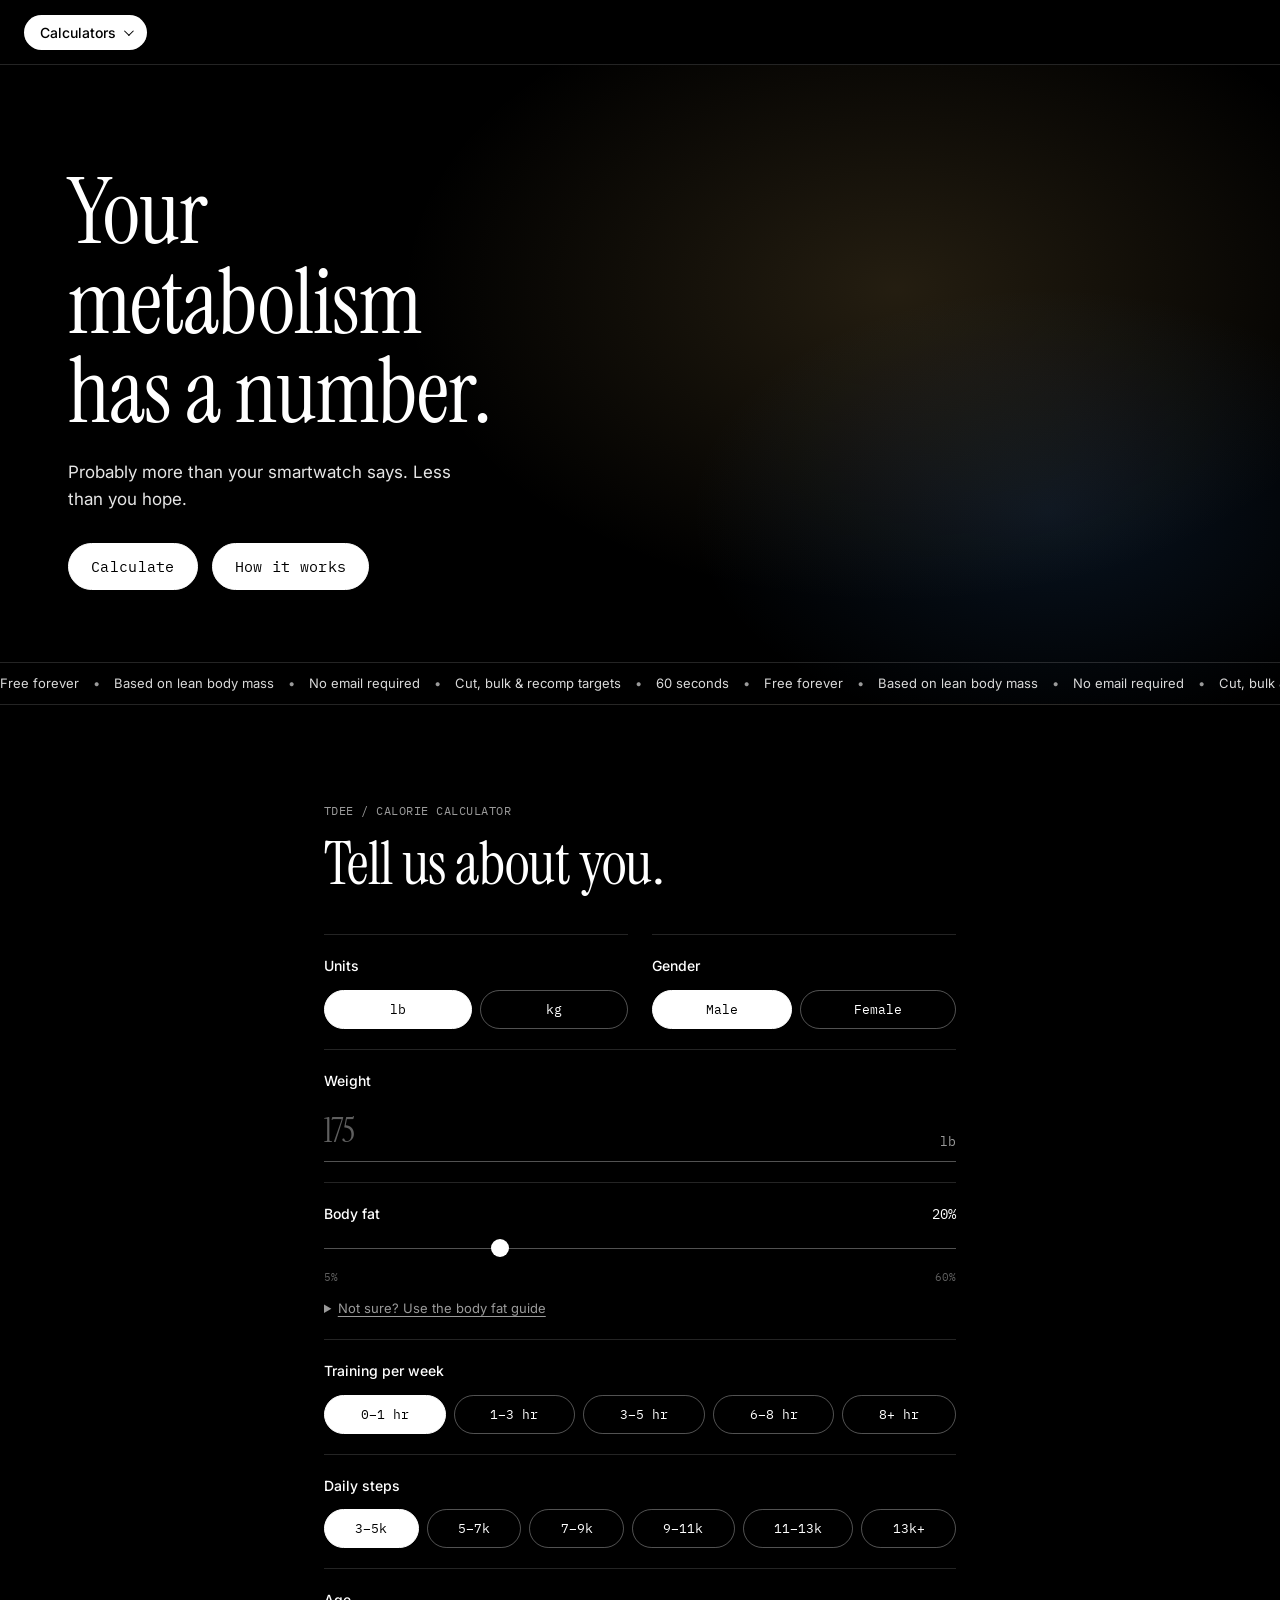
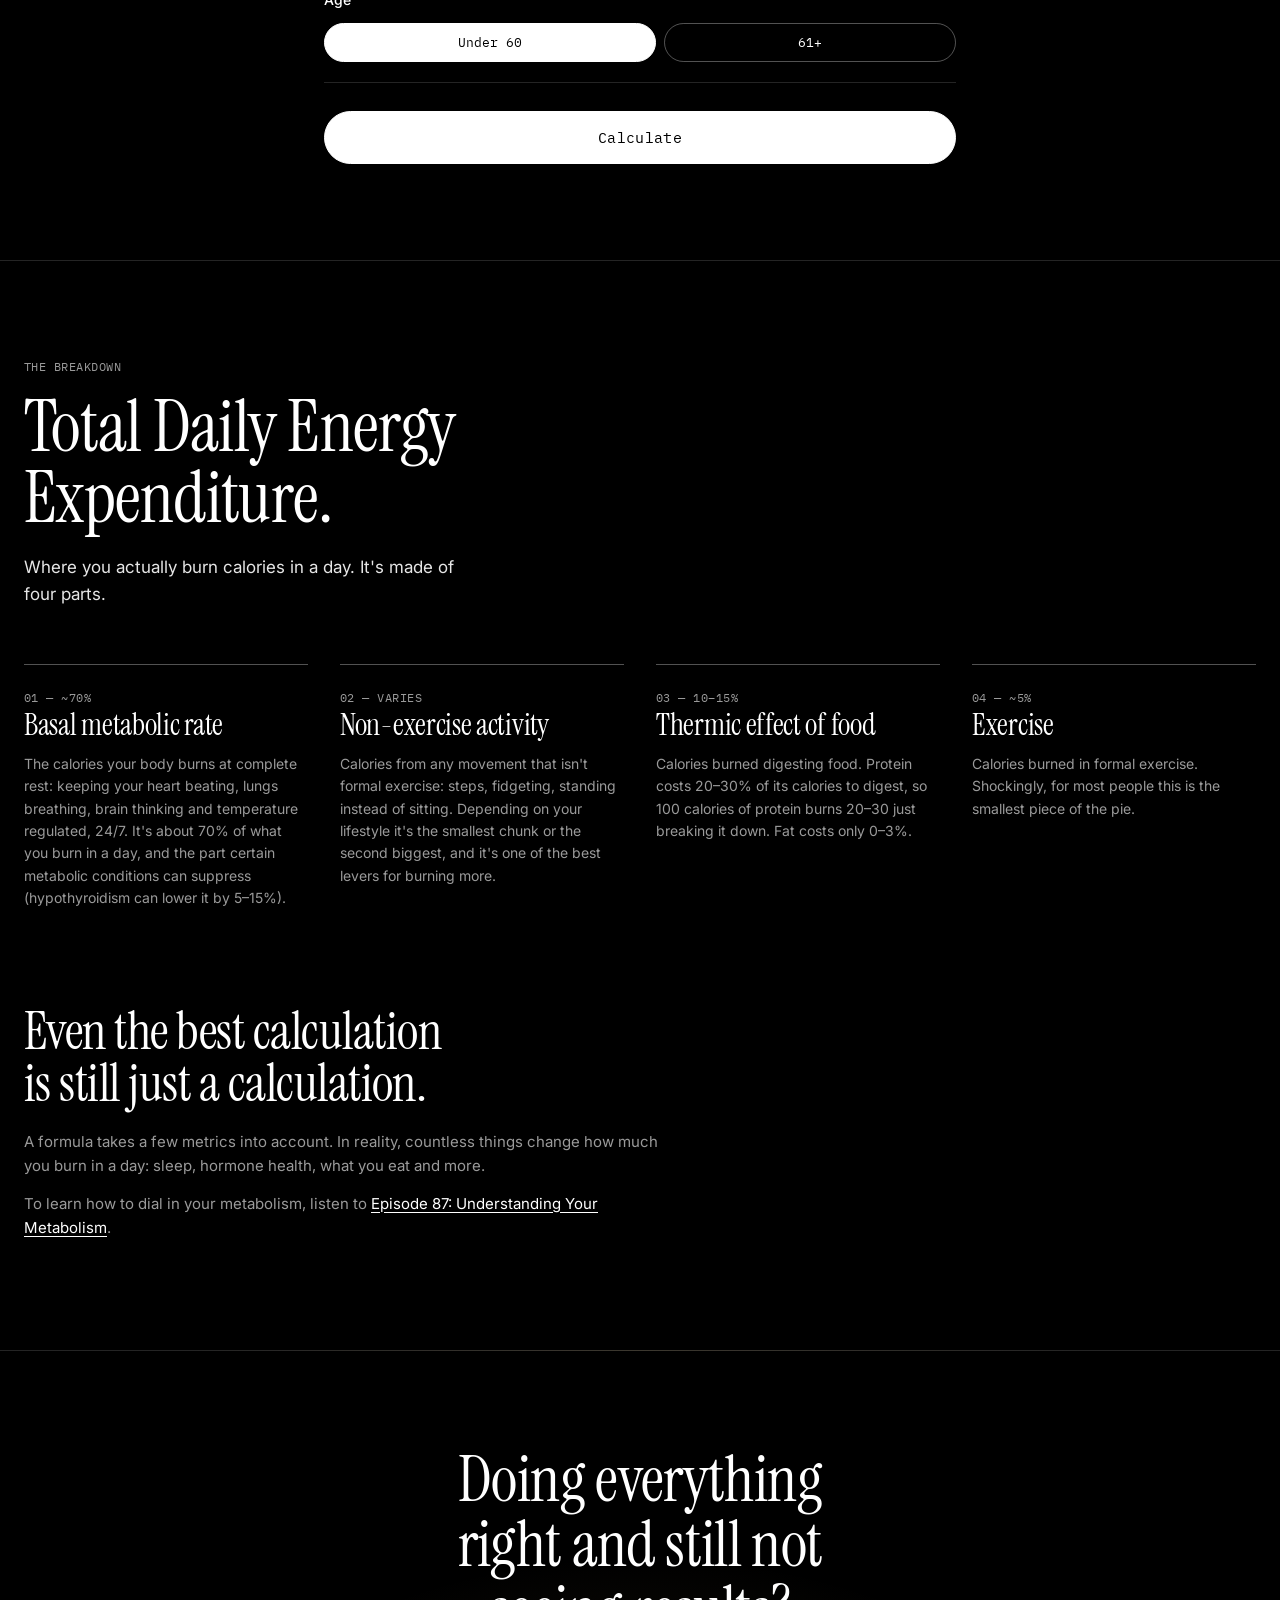
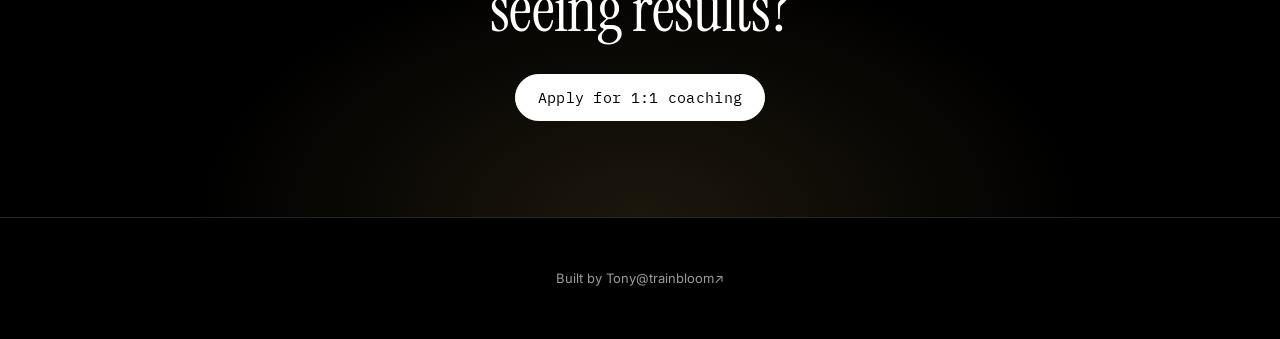
<file: calorie-calculator/index.html>
<!doctype html>
<html lang="en">
<head>
  <meta charset="utf-8">
  <meta name="viewport" content="width=device-width, initial-scale=1">
  <title>CALORIE CALCULATOR | Trainbloom</title>
  <meta name="description" content="How many calories do you actually burn? Estimate your TDEE from lean body mass, training and daily steps, with calorie targets to cut, bulk or recomp.">
  <link rel="canonical" href="https://www.trainbloom.com/calorie-calculator/">
  <link rel="icon" href="/assets/img/favicon-32.png" sizes="32x32">
  <link rel="apple-touch-icon" href="/assets/img/favicon.png">
  <link rel="preconnect" href="https://fonts.googleapis.com">
  <link rel="preconnect" href="https://fonts.gstatic.com" crossorigin>
  <link href="https://fonts.googleapis.com/css2?family=Instrument+Serif:ital@0;1&family=Inter:wght@400;500;600&family=IBM+Plex+Mono:wght@400;500&display=swap" rel="stylesheet">
  <link rel="stylesheet" href="/assets/css/bold.css">
</head>
<body>
  <main>
    <section class="hero">
      <div class="hero-in">
        <h1>Your metabolism has a number.</h1>
        <p class="hero-sub">Probably more than your smartwatch says. Less than you hope.</p>
        <div class="hero-btns">
          <a class="pill" href="#form">Calculate</a>
          <a class="pill" href="#learn">How it works</a>
        </div>
      </div>
      <div class="ticker" aria-hidden="true">
        <div class="ticker-track">
          <span>Free forever</span><span>Based on lean body mass</span><span>No email required</span><span>Cut, bulk &amp; recomp targets</span><span>60 seconds</span>
          <span>Free forever</span><span>Based on lean body mass</span><span>No email required</span><span>Cut, bulk &amp; recomp targets</span><span>60 seconds</span>
        </div>
      </div>
    </section>

    <form class="calc" id="form" novalidate>
      <div class="calc-intro">
        <p class="mono">TDEE / Calorie calculator</p>
        <h2>Tell us about you.</h2>
      </div>

      <div class="fields">
        <div class="field">
          <span class="label">Units</span>
          <div class="seg" data-name="units" data-remember>
            <button data-value="imperial" aria-pressed="true">lb</button>
            <button data-value="metric">kg</button>
          </div>
        </div>
        <div class="field">
          <span class="label">Gender</span>
          <div class="seg" data-name="sex">
            <button data-value="m" aria-pressed="true">Male</button>
            <button data-value="f">Female</button>
          </div>
        </div>
        <div class="field full">
          <label for="weight">Weight</label>
          <div class="unit-wrap"><input type="number" id="weight" inputmode="decimal" min="0" placeholder="175"><span class="u" data-wu>lb</span></div>
        </div>
        <div class="field full">
          <label for="bf">Body fat <span class="val"><span id="bf-out">20</span>%</span></label>
          <input type="range" id="bf" min="5" max="60" step="1" value="20">
          <div class="range-ends"><span>5%</span><span>60%</span></div>
          <details class="bf-guide">
            <summary>Not sure? Use the body fat guide</summary>
            <p class="hint">Tap the description that looks most like you.</p>
            <div class="bf-cards" id="bf-cards"></div>
          </details>
        </div>
        <div class="field full">
          <span class="label">Training per week</span>
          <div class="seg wrap" data-name="hours">
            <button data-value="1" aria-pressed="true">0–1 hr</button>
            <button data-value="1.125">1–3 hr</button>
            <button data-value="1.25">3–5 hr</button>
            <button data-value="1.375">6–8 hr</button>
            <button data-value="1.5">8+ hr</button>
          </div>
        </div>
        <div class="field full">
          <span class="label">Daily steps</span>
          <div class="seg wrap" data-name="steps">
            <button data-value="150" aria-pressed="true">3–5k</button>
            <button data-value="240">5–7k</button>
            <button data-value="330">7–9k</button>
            <button data-value="420">9–11k</button>
            <button data-value="510">11–13k</button>
            <button data-value="600">13k+</button>
          </div>
        </div>
        <div class="field full">
          <span class="label">Age</span>
          <div class="seg" data-name="age">
            <button data-value="1" aria-pressed="true">Under 60</button>
            <button data-value="0.9">61+</button>
          </div>
        </div>
      </div>
      <div class="actions"><button class="pill pill-lg" type="submit">Calculate</button></div>

      <div class="results" id="results" hidden aria-live="polite">
        <div class="headline">
          <p class="mono">Estimated maintenance</p>
          <div class="big"><span id="r-tdee"></span><small>calories / day</small></div>
          <div class="mini">
            <div><span class="mono">BMR</span><span id="r-bmr"></span></div>
            <div><span class="mono">Lean mass</span><span id="r-lbm"></span></div>
          </div>
        </div>

        <div class="section">
          <p class="mono">Where your calories go</p>
          <div class="stack" id="r-stack"></div>
          <div class="legend" id="r-legend"></div>
        </div>

        <div class="section">
          <h3>To lose weight</h3>
          <table class="tbl">
            <tbody id="r-cut"></tbody>
          </table>
          <p class="note">This is an estimate from a standard formula, and extreme restriction can do more harm than good. For some smaller, less active people the result may land below 1,200 calories. Intake that low likely won't cover the nutrients your body needs, risks muscle loss and other health problems, and isn't recommended. Talk to a registered dietitian before big dietary changes.</p>
        </div>

        <div class="section">
          <h3>To gain weight</h3>
          <table class="tbl"><tbody id="r-bulk"></tbody></table>
        </div>

        <div class="section">
          <h3>To recomp</h3>
          <table class="tbl"><tbody id="r-recomp"></tbody></table>
        </div>

        <div class="section">
          <h3>Your TDEE <em>if</em>&hellip;</h3>
          <p class="note">What your TDEE could be with a few lifestyle changes. Like whether a short walk after each meal is worth it if it buys you a nighttime snack while dieting.</p>
          <table class="tbl"><tbody id="r-ifs"></tbody></table>
        </div>
      </div>
    </form>

    <article class="article" id="learn">
      <p class="mono">The breakdown</p>
      <h2>Total Daily Energy Expenditure.</h2>
      <p class="lede">Where you actually burn calories in a day. It's made of four parts.</p>

      <div class="parts">
        <div class="part">
          <span class="mono">01 &mdash; ~70%</span>
          <h3>Basal metabolic rate</h3>
          <p>The calories your body burns at complete rest: keeping your heart beating, lungs breathing, brain thinking and temperature regulated, 24/7. It's about 70% of what you burn in a day, and the part certain metabolic conditions can suppress (hypothyroidism can lower it by 5–15%).</p>
        </div>
        <div class="part">
          <span class="mono">02 &mdash; Varies</span>
          <h3>Non-exercise activity</h3>
          <p>Calories from any movement that isn't formal exercise: steps, fidgeting, standing instead of sitting. Depending on your lifestyle it's the smallest chunk or the second biggest, and it's one of the best levers for burning more.</p>
        </div>
        <div class="part">
          <span class="mono">03 &mdash; 10–15%</span>
          <h3>Thermic effect of food</h3>
          <p>Calories burned digesting food. Protein costs 20–30% of its calories to digest, so 100 calories of protein burns 20–30 just breaking it down. Fat costs only 0–3%.</p>
        </div>
        <div class="part">
          <span class="mono">04 &mdash; ~5%</span>
          <h3>Exercise</h3>
          <p>Calories burned in formal exercise. Shockingly, for most people this is the smallest piece of the pie.</p>
        </div>
      </div>

      <div class="closing">
        <h2>Even the best calculation is still just a calculation.</h2>
        <p>A formula takes a few metrics into account. In reality, countless things change how much you burn in a day: sleep, hormone health, what you eat and more.</p>
        <p>To learn how to dial in your metabolism, listen to <a href="https://podcasters.spotify.com/pod/show/fitnessstuff/episodes/87--Understanding-Metabolism-The-Truth-About-Boosting-Your-Metabolism-e29nkg9" target="_blank" rel="noopener">Episode 87: Understanding Your Metabolism</a>.</p>
      </div>
    </article>

    <section class="cta-band">
      <h2>Doing everything right and still not seeing results?</h2>
      <a class="pill" href="https://xbkv4jg47ar.typeform.com/to/Xm4rWtQJ" target="_blank" rel="noopener">Apply for 1:1 coaching</a>
    </section>
  </main>

  <script src="/assets/js/layout.js"></script>
  <script src="/assets/js/calc.js"></script>
  <script>
    (function () {
      var B = Bloom;
      // Body fat visual guide
      var GUIDE = {
        m: [
          [8, "6–9%", "Shredded", "Veins across the abs and arms, visible muscle striations. Stage-lean, hard to hold."],
          [12, "10–14%", "Lean", "Clear six-pack outline, defined arms and shoulders, some vascularity."],
          [17, "15–19%", "Fit", "Abs faintly visible in good lighting, muscle shape still clear."],
          [22, "20–24%", "Average", "Soft midsection, no ab outline, a little fat around the waist and lower back."],
          [27, "25–29%", "Above average", "Rounder belly and love handles, little muscle definition."],
          [33, "30%+", "High", "Fat clearly stored around the belly, chest and waist; waist wider than hips."]
        ],
        f: [
          [16, "14–17%", "Athletic", "Visible abs and muscle separation in arms, legs and shoulders. Very lean."],
          [20, "18–22%", "Fit", "Flat stomach with some ab outline, toned arms and legs."],
          [25, "23–27%", "Lean-average", "Slight softness on the stomach, hips and thighs; some shape still visible."],
          [30, "28–32%", "Average", "Soft stomach, more fat on hips, thighs and arms, no ab definition."],
          [36, "33–38%", "Above average", "Rounder stomach and fuller hips, thighs and upper arms."],
          [42, "39%+", "High", "Fat clearly stored around the stomach, hips, thighs and arms."]
        ]
      };
      var bf = document.getElementById("bf"), bfOut = document.getElementById("bf-out");
      var units = B.unitSystem();
      var sex = B.seg("sex", renderGuide);
      var hours = B.seg("hours");
      var steps = B.seg("steps");
      var age = B.seg("age");
      var form = document.getElementById("form");
      bf.addEventListener("input", function () { bfOut.textContent = bf.value; markGuide(); });

      // Option values from the original calculator
      var GENDER = { m: 5, f: -161 };

      form.addEventListener("submit", function (e) {
        e.preventDefault();
        var u = units();
        var w = B.num("weight"), pct = parseFloat(bf.value);
        if (!B.error(form, !(w > 0) ? "Please enter your weight." : "")) return;

        var lbm = w - w * pct * 0.01;                                   // in the units entered
        var lbmCoef = u === "metric" ? 21.61 : 9.82;
        var bmr = (370 + lbmCoef * lbm + GENDER[sex()]) * parseFloat(age());
        var tdee = bmr * parseFloat(hours()) + parseFloat(steps());
        var lbs = u === "metric" ? w * B.LB_PER_KG : w;

        // Breakdown: BMR, NEAT (steps), EAT (exercise multiplier), TEF.
        // The formula has no separate TEF term, so TEF is set at 10% of TDEE
        // and the other three share the remaining 90% in proportion.
        var neat = parseFloat(steps()), eat = bmr * (parseFloat(hours()) - 1);
        var parts = [["BMR", bmr, "#f4f1ea", "#000"], ["NEAT", neat, "#3a86e0", "#fff"], ["EAT", eat, "#5c5c5c", "#fff"]];
        var base = bmr + neat + eat;
        parts = parts.map(function (p) { return [p[0], p[1] / base * 90, p[2], p[3]]; });
        parts.splice(2, 0, ["TEF", 10, "#c9a45c", "#000"]);
        parts.forEach(function (p) { p[1] = Math.round(p[1]); });
        parts[0][1] += 100 - parts.reduce(function (t, p) { return t + p[1]; }, 0);   // keep total at 100%
        var NAMES = { BMR: "Basal metabolic rate", NEAT: "Non-exercise activity (steps)", TEF: "Digesting food", EAT: "Exercise" };
        document.getElementById("r-stack").innerHTML = parts.filter(function (p) { return p[1] > 0.05; }).map(function (p) {
          return '<div style="flex:' + p[1] + ';background:' + p[2] + ';color:' + p[3] + '" title="' + p[0] + ': ' + Math.round(p[1]) + '%">' +
            "" + "</div>";
        }).join("");
        document.getElementById("r-legend").innerHTML = parts.map(function (p) {
          return '<div class="lg"><i style="background:' + p[2] + '"></i><span class="lg-k">' + p[0] + '</span><span class="lg-n">' + NAMES[p[0]] + '</span><span class="lg-v">' + Math.round(p[1]) + "%</span></div>";
        }).join("");

        document.getElementById("r-lbm").textContent = B.fmt(lbm) + (u === "metric" ? " kg" : " lbs");
        document.getElementById("r-bmr").textContent = B.fmt(bmr) + " cal";
        document.getElementById("r-tdee").textContent = B.fmt(tdee);
        document.getElementById("r-cut").innerHTML = [[0.005, "0.5%/wk (slow)"], [0.0075, "0.75%/wk (moderate)"], [0.01, "1%/wk (fast)"]]
          .map(function (r) {
            var cals = tdee - (lbs * r[0] * 3500) / 7;                    // 3,500 cal per lb of fat
            return "<tr><td>" + r[1] + "</td><td>" + B.fmt(cals) + " cal</td></tr>";
          }).join("");

        var rows = function (list) {
          return list.map(function (r) { return "<tr><td>" + r[0] + "</td><td>" + B.fmt(r[1]) + " cal</td></tr>"; }).join("");
        };
        document.getElementById("r-bulk").innerHTML = rows([
          ["Lean Bulk (minimum fat gain)", tdee * 1.08],
          ["Standard Bulk (slight fat gain)", tdee * 1.15],
          ["Dirty Bulk (moderate fat gain)", tdee * 1.3]
        ]);
        document.getElementById("r-recomp").innerHTML = rows([
          ["Standard Recomp", tdee],
          ["Fat Loss Focus", tdee * 0.92],
          ["Muscle Gain Focus", tdee * 1.08]
        ]);
        document.getElementById("r-ifs").innerHTML = rows([
          ["Added a 10-minute walk after each meal...", tdee + 210],
          ["Stood +3 hours a day instead of sitting...", tdee + 385],
          ["MAXED out active lifestyle (steps+exercise)...", bmr * 1.5 + 600],
          ["Had the least active lifestyle...", bmr * 1 + 150]
        ]);

        B.show(document.getElementById("results"));
      });

      function renderGuide(s) {
        var wrap = document.getElementById("bf-cards");
        wrap.innerHTML = GUIDE[s].map(function (g, i) {
          var fill = Math.min(1, (g[0] - 5) / 40);
          return '<button type="button" class="bf-card" data-val="' + g[0] + '">' +
            '<svg viewBox="0 0 40 64" aria-hidden="true"><circle cx="20" cy="8" r="6"/><path d="M' + (12 - fill * 3) + ' 18 Q20 15 ' + (28 + fill * 3) +
            ' 18 L' + (27 + fill * 6) + ' 40 Q20 ' + (43 + fill * 3) + ' ' + (13 - fill * 6) + ' 40 Z"/><path d="M14 41 L13 62 M26 41 L27 62" stroke-width="5" stroke-linecap="round"/></svg>' +
            '<span class="r">' + g[1] + '</span><span class="n">' + g[2] + '</span><span class="d">' + g[3] + "</span></button>";
        }).join("");
        B.$$(".bf-card", wrap).forEach(function (c) {
          c.addEventListener("click", function () { bf.value = c.dataset.val; bfOut.textContent = bf.value; markGuide(); });
        });
        markGuide();
      }
      function markGuide() {
        var v = parseFloat(bf.value), cards = B.$$(".bf-card"), best = null, d = 1e9;
        cards.forEach(function (c) { var dd = Math.abs(c.dataset.val - v); if (dd < d) { d = dd; best = c; } });
        cards.forEach(function (c) { c.setAttribute("aria-pressed", c === best ? "true" : "false"); });
      }
    })();
  </script>
</body>
</html>
</file>
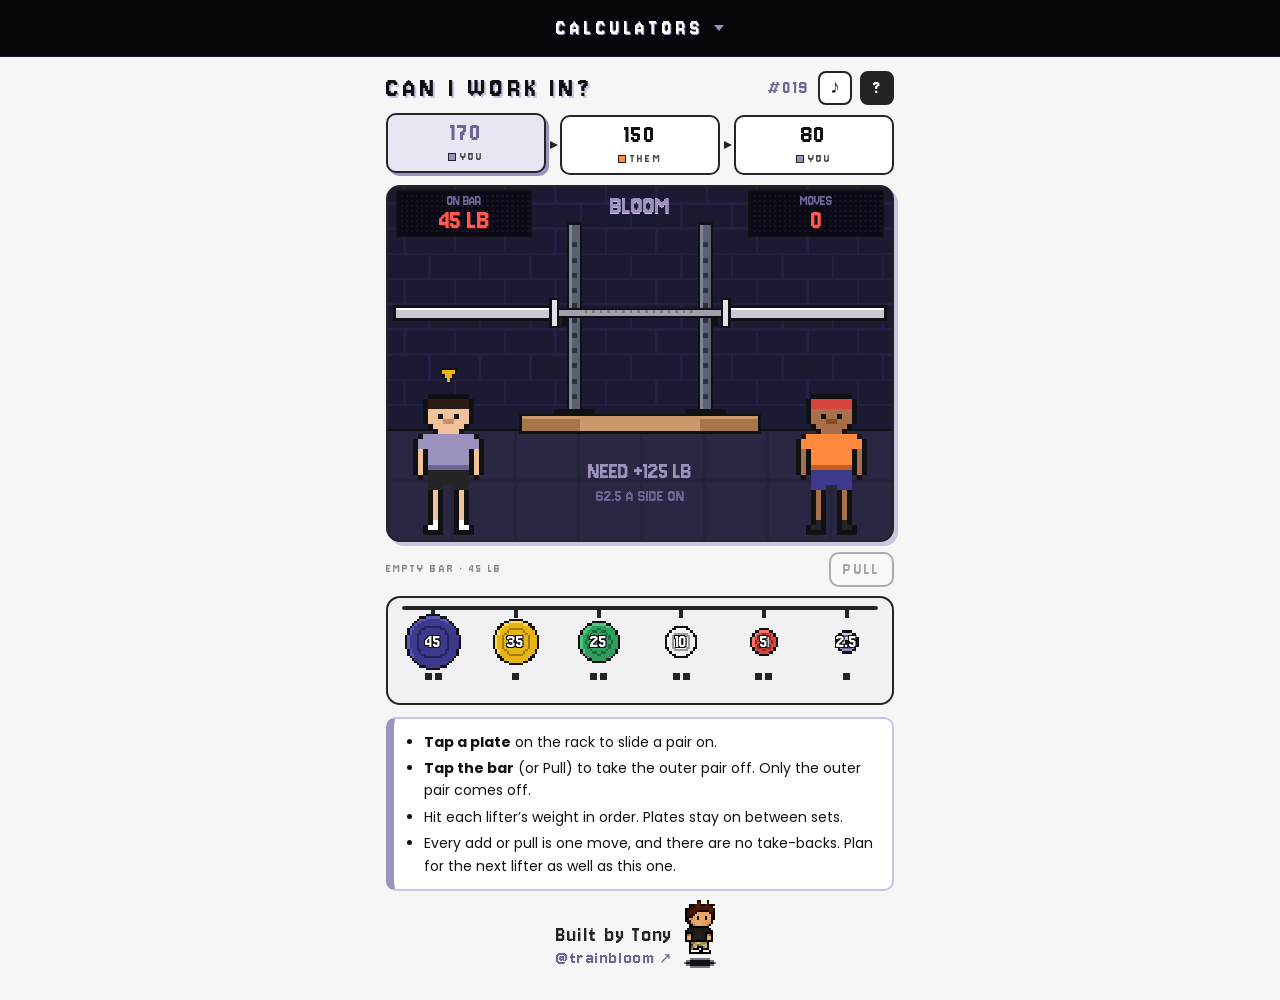
<file: can-i-work-in/index.html>
<!doctype html>
<html lang="en">
<head>
  <meta charset="utf-8">
  <meta name="viewport" content="width=device-width, initial-scale=1, viewport-fit=cover">
  <title>CAN I WORK IN? Daily Barbell Puzzle | Trainbloom</title>
  <meta name="description" content="A daily barbell puzzle. Two lifters share one bar. Hit every weight, in order, in the fewest plate moves. New puzzle every midnight Pacific.">
  <link rel="canonical" href="https://www.trainbloom.com/can-i-work-in/">
  <meta property="og:title" content="Can I Work In? — the daily barbell puzzle">
  <meta property="og:description" content="Two lifters, one bar. Hit every weight in the fewest plate moves.">
  <meta name="theme-color" content="#07070b">
  <link rel="icon" href="/assets/img/favicon-32.png" sizes="32x32">
  <link rel="apple-touch-icon" href="/assets/img/favicon.png">
  <link rel="preconnect" href="https://fonts.googleapis.com">
  <link rel="preconnect" href="https://fonts.gstatic.com" crossorigin>
  <link href="https://fonts.googleapis.com/css2?family=Jersey+10&family=Poppins:wght@400;500;600&display=swap" rel="stylesheet">
  <link rel="stylesheet" href="/assets/css/site.css">
  <link rel="stylesheet" href="/assets/css/workin.css">
</head>
<body class="wi-page">
  <main class="wi" id="wi">
    <header class="wi-head">
      <h1>Can I Work In?</h1>
      <span class="wi-no" id="wi-no">#001</span>
      <button class="wi-icon" id="wi-sound" type="button" aria-pressed="true" aria-label="Sound on">&#9834;</button>
      <button class="wi-icon" id="wi-help-btn" type="button" aria-expanded="false" aria-controls="wi-help" aria-label="How to play">?</button>
    </header>

    <ol class="wi-targets" id="wi-targets" aria-label="Weights to hit, in order"></ol>

    <div class="wi-hud sr-only" aria-live="polite">
      <div class="wi-total"><span class="k">On the bar</span><b id="wi-total">45</b><small>lb</small></div>
      <div class="wi-need" id="wi-need"></div>
      <div class="wi-moves"><span class="k">Moves</span><b id="wi-moves">0</b></div>
    </div>

    <div class="wi-stage" id="wi-stage">
      <canvas id="wi-scene" role="img" aria-label="Barbell"></canvas>
    </div>

    <div class="wi-order">
      <div class="wi-side" id="wi-side" aria-live="polite"></div>
      <button class="wi-pull" id="wi-pull" type="button" disabled>Pull</button>
    </div>

    <p class="wi-note" id="wi-note" hidden></p>
    <div class="wi-rack" id="wi-rack" role="group" aria-label="Plate rack: tap to load a pair"></div>

    <section class="wi-help" id="wi-help" hidden>
      <ul>
        <li><b>Tap a plate</b> on the rack to slide a pair on.</li>
        <li><b>Tap the bar</b> (or Pull) to take the outer pair off. Only the outer pair comes off.</li>
        <li>Hit each lifter&rsquo;s weight in order. Plates stay on between sets.</li>
        <li>Every add or pull is one move, and there are no take-backs. Plan for the next lifter as well as this one.</li>
      </ul>
    </section>
  </main>

  <div class="wi-sheet" id="wi-sheet" hidden>
    <div class="wi-sheet-bg" data-close></div>
    <div class="wi-card" role="dialog" aria-modal="true" aria-labelledby="wi-r-title">
      <button class="wi-x" type="button" data-close aria-label="Close">&times;</button>
      <h2 id="wi-r-title">Racked</h2>
      <div class="wi-score">
        <div><span class="k">You</span><b id="wi-r-moves">4</b><small>moves</small></div>
        <div><span class="k">Minimum</span><b id="wi-r-min">4</b><small>moves</small></div>
      </div>
      <p class="wi-verdict" id="wi-r-verdict">Perfect</p>
      <button class="btn wi-share" id="wi-share" type="button">Share</button>
      <p class="wi-copied" id="wi-copied" role="status"></p>
      <details class="wi-sol" id="wi-sol"><summary>Show a minimum line</summary><ol id="wi-sol-list"></ol></details>
      <p class="wi-stats" id="wi-stats"></p>
      <p class="wi-next">Next puzzle in <b id="wi-count">--:--:--</b></p>
      <button class="wi-again" id="wi-again" type="button">Play again for practice</button>
    </div>
  </div>

  <script src="/assets/js/layout.js"></script>
  <script src="/assets/js/workin-engine.js"></script>
  <script src="/assets/js/workin-puzzles.js"></script>
  <script src="/assets/js/workin.js"></script>
</body>
</html>
</file>
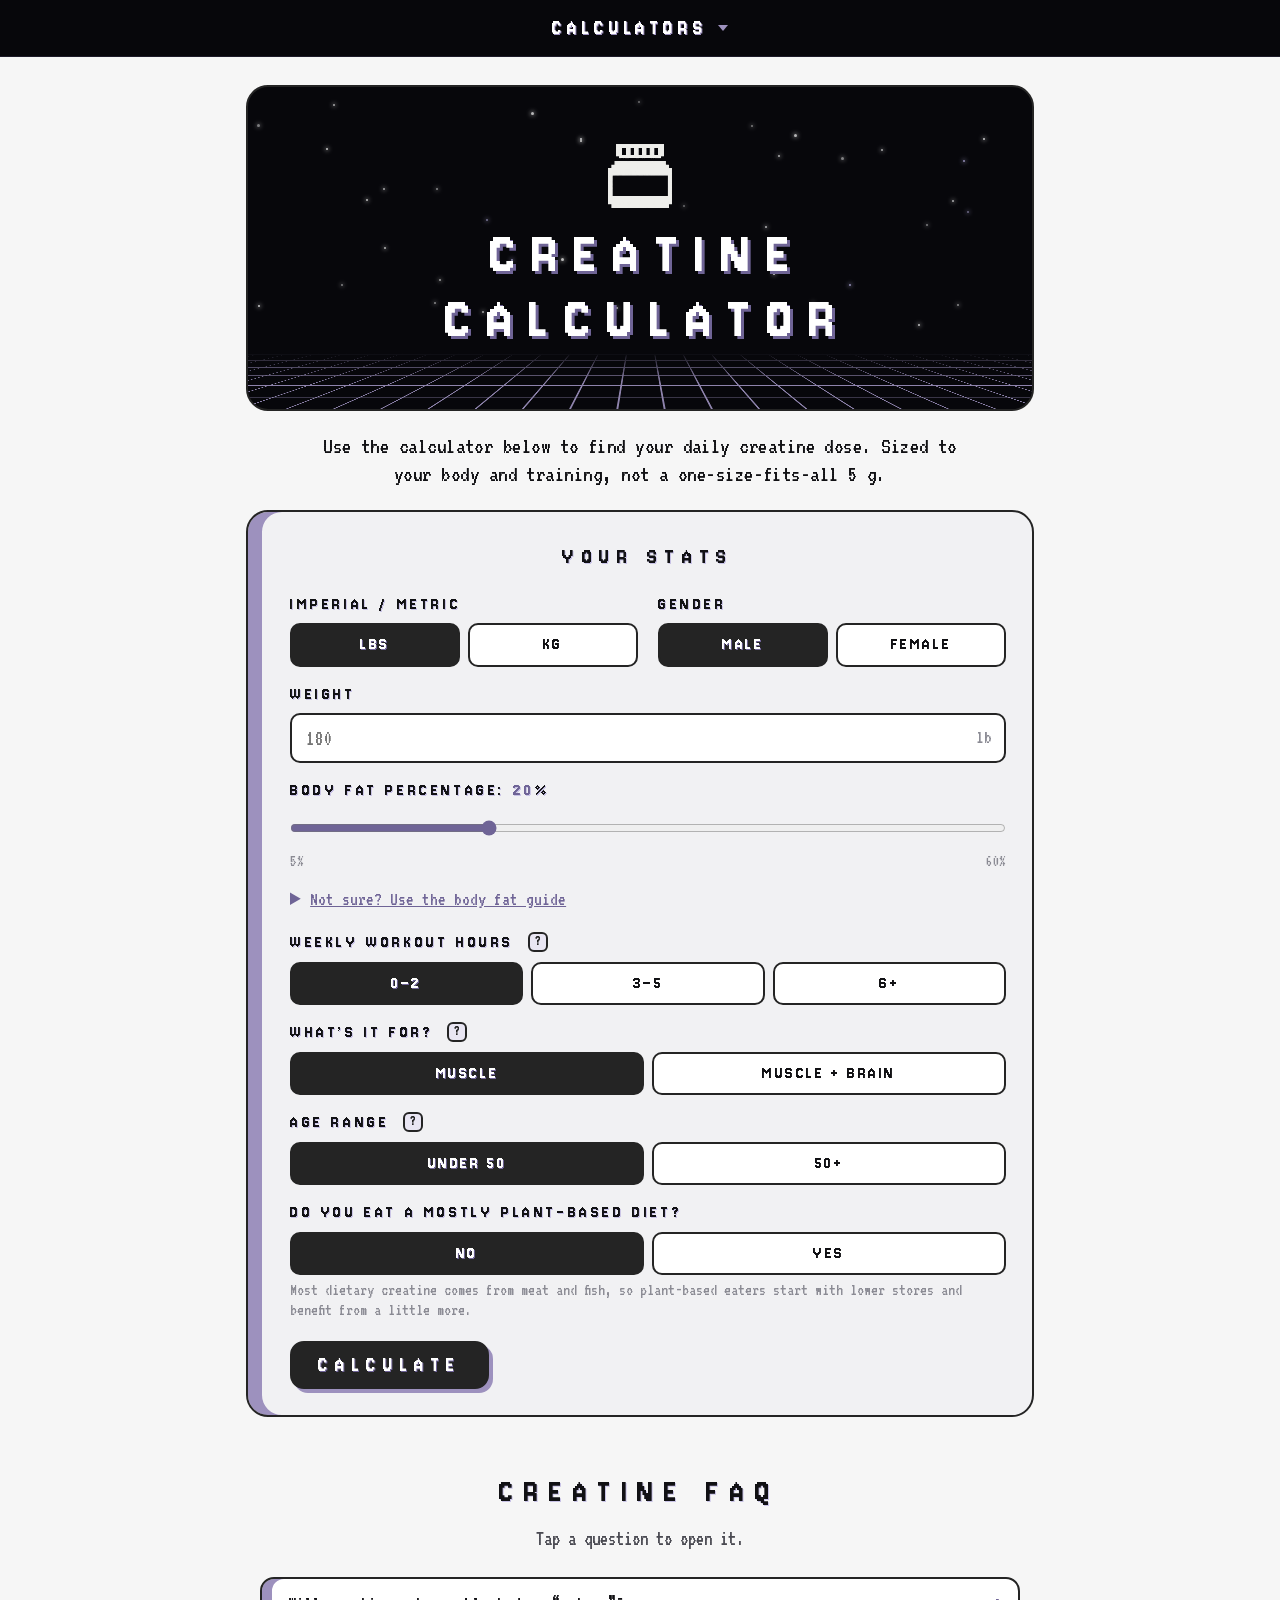
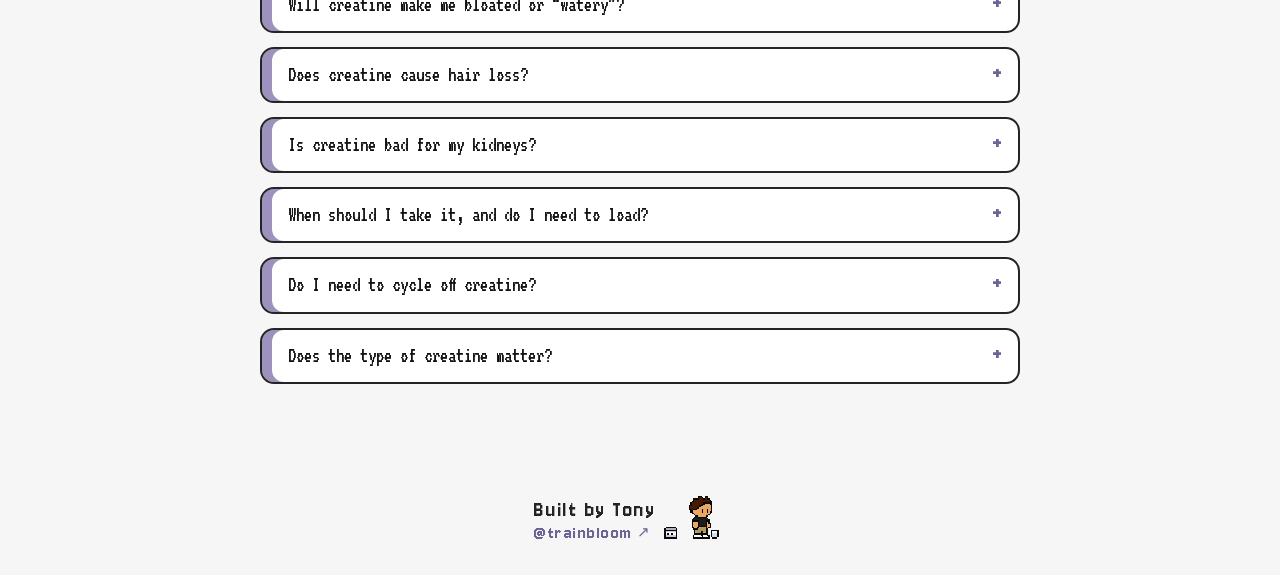
<file: creatine-calculator/index.html>
<!doctype html>
<html lang="en">
<head>
  <meta charset="utf-8">
  <meta name="viewport" content="width=device-width, initial-scale=1">
  <title>CREATINE CALCULATOR | Bodymath.io</title>
  <meta name="description" content="Find your daily creatine dose range, sized to your lean body mass, training, diet and goals (muscle or brain), not a one-size-fits-all 5 g. Plus an optional loading phase.">
  <link rel="canonical" href="https://www.trainbloom.com/creatine-calculator/">
  <link rel="icon" href="/assets/img/favicon-32.png?v=3" sizes="32x32">
  <link rel="apple-touch-icon" href="/assets/img/favicon.png?v=3">
  <link rel="preload" href="/assets/fonts/jersey10-400.woff2" as="font" type="font/woff2" crossorigin>
  <link rel="preload" href="/assets/fonts/vt323-400.woff2" as="font" type="font/woff2" crossorigin>
  <link rel="preload" href="/assets/fonts/poppins-400.woff2" as="font" type="font/woff2" crossorigin>
  <link rel="stylesheet" href="/assets/css/fonts.css">
  <script>/* Hold the page until fonts and icons are ready, then fade it in once (max 1.5s). */
  (function(h){h.classList.add("loading");window.bloomShow=function(){if(!h.classList.contains("loading"))return;h.classList.remove("loading");document.dispatchEvent(new Event("bloom:shown"))};setTimeout(function(){window.bloomShow()},1500)})(document.documentElement);</script>
  <link rel="stylesheet" href="/assets/css/site.css">
</head>
<body>
  <main class="wrap">
    <header class="hero sm">
      <img class="px" src="/assets/icons/creatine.png" alt="" height="64">
      <h1>Creatine<br>Calculator</h1>
    </header>
    <p class="lede">Use the calculator below to find your daily creatine dose. Sized to your body and training, not a one-size-fits-all 5 g.</p>

    <form class="calc" id="form" novalidate>
      <h2>Your stats</h2>
      <div class="fields">
        <div class="field">
          <span class="label">Imperial / Metric</span>
          <div class="seg" data-name="units" data-remember>
            <button data-value="imperial" aria-pressed="true">lbs</button>
            <button data-value="metric">kg</button>
          </div>
        </div>
        <div class="field">
          <span class="label">Gender</span>
          <div class="seg" data-name="sex">
            <button data-value="m" aria-pressed="true">Male</button>
            <button data-value="f">Female</button>
          </div>
        </div>
        <div class="field full">
          <label for="weight">Weight</label>
          <div class="unit-wrap"><input type="number" id="weight" inputmode="decimal" min="0" placeholder="180"><span class="u" data-wu>lb</span></div>
        </div>
        <div class="field full">
          <label for="bf">Body fat percentage: <span id="bf-out">20</span>%</label>
          <input type="range" id="bf" min="5" max="60" step="1" value="20">
          <div class="range-ends"><span>5%</span><span>60%</span></div>
          <details class="bf-guide">
            <summary>Not sure? Use the body fat guide</summary>
            <p class="hint">Tap the one that looks most like you. Close enough is fine.</p>
            <div class="bf-cards" id="bf-cards"></div>
          </details>
        </div>
        <div class="field full has-info">
          <span class="label">Weekly workout hours <button class="info" type="button" aria-expanded="false" aria-controls="i-hours" aria-label="What counts as workout hours?">?</button></span>
          <div class="info-pop" id="i-hours" role="note" hidden>Any exercise counts, not just lifting: cardio, sports, classes. Everyday walking doesn&rsquo;t.</div>
          <div class="seg" data-name="hours">
            <button data-value="0" aria-pressed="true">0&ndash;2</button>
            <button data-value="0.5">3&ndash;5</button>
            <button data-value="1">6+</button>
          </div>
        </div>
        <div class="field full has-info">
          <span class="label">What&rsquo;s it for? <button class="info" type="button" aria-expanded="false" aria-controls="i-goal" aria-label="What's the difference?">?</button></span>
          <div class="info-pop" id="i-goal" role="note" hidden>Your brain takes up creatine slower than muscle, so brain benefits need a higher dose.</div>
          <div class="seg" data-name="goal">
            <button data-value="muscle" aria-pressed="true">Muscle</button>
            <button data-value="brain">Muscle + brain</button>
          </div>
        </div>
        <div class="field full has-info">
          <span class="label">Age range <button class="info" type="button" aria-expanded="false" aria-controls="i-age" aria-label="Why does age matter?">?</button></span>
          <div class="info-pop" id="i-age" role="note" hidden>Creatine helps older adults hold onto muscle, so the low end goes up a little.</div>
          <div class="seg" data-name="age">
            <button data-value="0" aria-pressed="true">Under 50</button>
            <button data-value="1">50+</button>
          </div>
        </div>
        <div class="field full">
          <span class="label">Do you eat a mostly plant-based diet?</span>
          <div class="seg" data-name="plant">
            <button data-value="0" aria-pressed="true">No</button>
            <button data-value="1">Yes</button>
          </div>
          <div class="hint">Most dietary creatine comes from meat and fish, so plant-based eaters start with lower stores and benefit from a little more.</div>
        </div>
      </div>
      <div class="actions"><button class="btn" type="submit">Calculate</button></div>

      <div class="results" id="results" hidden aria-live="polite">
        <h2 class="h-center">Your creatine dose</h2>
        <div class="big big-opt" style="background:var(--pink)">
          <div class="k">Daily range</div>
          <div class="v"><span id="r-range"></span> <small>g/day</small></div>
          <div class="s" id="r-why"></div>
        </div>
        <div class="stats pair">
          <div class="stat"><div class="k">Sweet spot</div><div class="v"><span id="r-dose"></span><small>g/day</small></div><div class="s" id="r-scoop"></div></div>
          <div class="stat"><div class="k">Fully saturated</div><div class="v">3&ndash;4<small>weeks</small></div><div class="s">Taken daily, rest days too</div></div>
        </div>
        <div class="callout"><strong>Want it to kick in faster?</strong> Optionally load with <strong id="r-load"></strong> a day, split into 4 doses, for 5&ndash;7 days. Then drop to your daily dose. Loading saturates your muscles in about a week instead of 3&ndash;4.</div>
        <p class="note" id="r-basis"></p>
        <p class="note">Use creatine monohydrate. Timing doesn&rsquo;t matter much, so take it whenever you&rsquo;ll remember. If you have kidney problems or take medication, check with your doctor first.</p>
        <details class="method">
          <summary>How this is calculated</summary>
          <div class="body">
            <p><strong>Why not just 5 g?</strong> The classic 3&ndash;5 g a day was set for an average-sized person. Research now doses creatine by body weight, about 0.1 g per kg a day (Antonio et al., 2021), with studies using 0.03&ndash;0.14 g/kg. So bigger and more active people need more.</p>
            <p><strong>Your range</strong> is based on your lean body mass, since almost all of your creatine is stored in muscle. It works out to about 0.07&ndash;0.1 g per kg of body weight for someone around 20% body fat, a bit more if you&rsquo;re leaner and a bit less if you carry more fat. Never under 5 g. More weekly training moves your sweet spot toward the top.</p>
            <p><strong>Adjustments:</strong> +2 g if you eat mostly plant-based (lower starting stores). If you&rsquo;re 50+, the low end goes up. For brain benefits the range goes up about 3&ndash;5 g: the brain takes up creatine slowly, and studies that raised brain levels used higher doses (Candow et al., 2023). The top of the range is capped at 12 g a day.</p>
            <p><strong>Safety:</strong> creatine is one of the most-studied supplements and is well tolerated in healthy people, including long term.</p>
          </div>
        </details>
      </div>
    </form>

    <section class="learn faq" aria-labelledby="learn-h">
      <h2 class="learn-h" id="learn-h">Creatine FAQ</h2>
      <p class="learn-sub">Tap a question to open it.</p>
      <details>
        <summary>Will creatine make me bloated or &ldquo;watery&rdquo;?</summary>
        <div class="body">
          <p><strong>Short answer:</strong><br>Not the way you think.</p>
          <p>Creatine pulls water <em>into</em> your muscle cells.<br>Not under your skin.</p>
          <p>So yes, the scale might go up 1&ndash;3 lbs in the first few weeks (a bit more if you load).<br>But that&rsquo;s water stored inside the muscle, which is part of why your muscles look fuller, not puffier.</p>
          <p>So instead of looking bloated, it actually makes you look leaner and more defined.</p>
          <p>If you&rsquo;re worried about it, just skip the loading phase. Taking your daily dose from the start gets you to the same place, just a little slower.</p>
        </div>
      </details>
      <details>
        <summary>Does creatine cause hair loss?</summary>
        <div class="body">
          <p>This myth comes from one poorly done study back in 2009 that didn&rsquo;t even measure hair loss&hellip;</p>
          <p>Researchers saw DHT (a hormone linked to hair loss) go up in a group of rugby players taking creatine.<br>And no one has been able to repeat that result since.</p>
          <p>A <a href="https://jissn.biomedcentral.com/articles/10.1186/s12970-021-00412-w" target="_blank" rel="noopener">massive review of the research done in 2021</a> concluded that creatine doesn&rsquo;t increase testosterone, DHT, or cause hair loss or baldness.</p>
          <p>If you&rsquo;re genetically going bald, creatine isn&rsquo;t what&rsquo;s doing it.<br>(Sorry, I don&rsquo;t make the rules&hellip;)</p>
        </div>
      </details>
      <details>
        <summary>Is creatine bad for my kidneys?</summary>
        <div class="body">
          <p><strong>Short answer:</strong><br>No.</p>
          <p>Creatine is one of the most-studied supplements on the planet, and in healthy people it does not harm your kidneys. Not short term, and not when taken for years.</p>
          <p>Where the confusion comes from:<br>Your body breaks creatine down into something called creatinine.<br>And creatinine is what doctors check on bloodwork to see how your kidneys are doing.</p>
          <p>So taking creatine can bump that number up a bit, which can <em>look</em> like a kidney problem on paper, even when there isn&rsquo;t one.</p>
          <p>Just tell your doctor you take creatine before you get bloodwork done.</p>
          <p>The only exception: if you already have kidney disease, check with your doctor first (same as you would with any supplement).</p>
        </div>
      </details>
      <details>
        <summary>When should I take it, and do I need to load?</summary>
        <div class="body">
          <p>Creatine isn&rsquo;t like caffeine.<br>It doesn&rsquo;t &ldquo;hit&rdquo; when you take it.</p>
          <p>It works by slowly topping up the creatine stored in your muscles over time.<br>So <em>when</em> you take it barely matters.<br><em>That</em> you take it every day (rest days included) is what matters.</p>
          <p>Morning, pre-workout, post-workout, in your coffee&hellip;<br>Pick whatever time you&rsquo;ll actually remember.</p>
          <p>As for loading:<br>It just gets you fully saturated in about a week instead of 3&ndash;4.<br>Same end result, just faster.</p>
          <p>If it upsets your stomach, take it with a meal or split it into 2 doses.</p>
          <p>Stop worrying about the pebbles (timing)<br>And focus on the boulders (taking it consistently)</p>
        </div>
      </details>
      <details>
        <summary>Do I need to cycle off creatine?</summary>
        <div class="body">
          <p><strong>No.</strong></p>
          <p>There&rsquo;s no research showing that taking breaks from creatine does anything for you.</p>
          <p>Your body doesn&rsquo;t &ldquo;build a tolerance&rdquo; to it, and it doesn&rsquo;t stop working over time.</p>
          <p>And if you do stop for a while, your body&rsquo;s own creatine production goes right back to normal.</p>
          <p>So you can just take it every day, year-round.</p>
        </div>
      </details>
      <details>
        <summary>Does the type of creatine matter?</summary>
        <div class="body">
          <p>Creatine HCl, buffered creatine, liquid creatine, creatine gummies&hellip;</p>
          <p>Companies love to make it sound complicated.</p>
          <p>But plain old creatine monohydrate is the most studied, has the most proof that it works, and is the cheapest.</p>
          <p>None of the fancy forms have been shown to work better, they just cost more.</p>
          <p>And be careful with gummies: some independent lab tests have found gummies with way less creatine in them than the label says.</p>
          <p>If you want an extra layer of trust, look for a third-party tested monohydrate (like one that&rsquo;s NSF Certified for Sport or Informed Sport).</p>
        </div>
      </details>
    </section>
  </main>

  <script src="/assets/js/layout.js"></script>
  <script src="/assets/js/calc.js"></script>
  <script>
    (function () {
      var B = Bloom;
      var bodyFat = B.bodyFat();
      var units = B.unitSystem();
      var sex = B.seg("sex", bodyFat.render);
      var goal = B.seg("goal"), age = B.seg("age"), plant = B.seg("plant");
      var form = document.getElementById("form");

      // Weekly workout hours: 3 buttons that place the sweet spot at the low end (0-2 hrs),
      // middle (3-5) or top (6+) of the range.
      var hoursSeg = B.seg("hours");
      function hrs() { return +hoursSeg(); }

      // Daily creatine, dosed by lean body mass (creatine is stored almost entirely in muscle).
      // Literature doses by body weight (Antonio et al. 2021: ~0.1 g/kg/day; range 0.03-0.14 g/kg/day);
      // the lean-mass factors below are those divided by 0.8, so someone at 20% body fat gets the same
      // as 0.07-0.10 g/kg of body weight. Leaner people get a bit more, higher body fat a bit less.
      // Never under 5 g, never over 12 g. Training places the sweet spot inside the range.
      function dosing(lbmKg, h, brain, older, vegan) {
        var lo = Math.max(5, 0.0875 * lbmKg), hi = Math.max(lo + 2, 0.125 * lbmKg);
        if (older) lo = Math.max(lo, 0.10 * lbmKg);                   // 50+: hold onto muscle
        if (vegan) { lo += 2; hi += 2; }                              // lower starting stores
        if (brain) { lo += 3; hi += 5; }                              // brain uptake is slow; higher intakes
        hi = Math.min(12, hi); lo = Math.min(lo, hi - 1);              // never recommend more than 12 g a day
        lo = Math.round(lo); hi = Math.max(lo + 1, Math.round(hi));
        var t = h;                                                    // 0 = low end, 0.5 = middle, 1 = top
        return { lo: lo, hi: hi, dose: Math.round(lo + (hi - lo) * t - 0.001) };   // ties round down
      }

      form.addEventListener("submit", function (e) {
        e.preventDefault();
        var metric = units() === "metric", w = B.num("weight");
        if (!B.error(form, !(w > 0) ? "Please enter your body weight." : "")) return;
        var kg = metric ? w : w / B.LB_PER_KG;
        var lbm = w * (1 - bodyFat.value() / 100), lbmKg = kg * (1 - bodyFat.value() / 100);
        var d = dosing(lbmKg, hrs(), goal() === "brain", age() === "1", plant() === "1");

        document.getElementById("r-range").textContent = d.lo + "–" + d.hi;
        var bits = ["your lean body mass", "training"];
        if (plant() === "1") bits.push("a plant-based diet");
        if (age() === "1") bits.push("age");
        if (goal() === "brain") bits.push("brain benefits");
        document.getElementById("r-why").textContent = "Based on " + bits.slice(0, -1).join(", ") + " and " + bits[bits.length - 1];
        document.getElementById("r-dose").textContent = d.dose;
        var scoops = Math.round(d.dose / 5 * 2) / 2;                  // standard scoop ≈ 5 g
        document.getElementById("r-scoop").textContent = "About " + String(scoops).replace(".5", "½") + " scoop" + (scoops > 1 ? "s" : "") + " (5 g scoop)";
        var load = Math.min(30, Math.round(kg * 0.3));
        document.getElementById("r-load").textContent = load + " g";
        document.getElementById("r-basis").textContent = "Based on your lean body mass of " + B.fmt(lbm) + (metric ? " kg." : " lbs.");

        B.show(document.getElementById("results"));
      });
    })();
  </script>
</body>
</html>
</file>
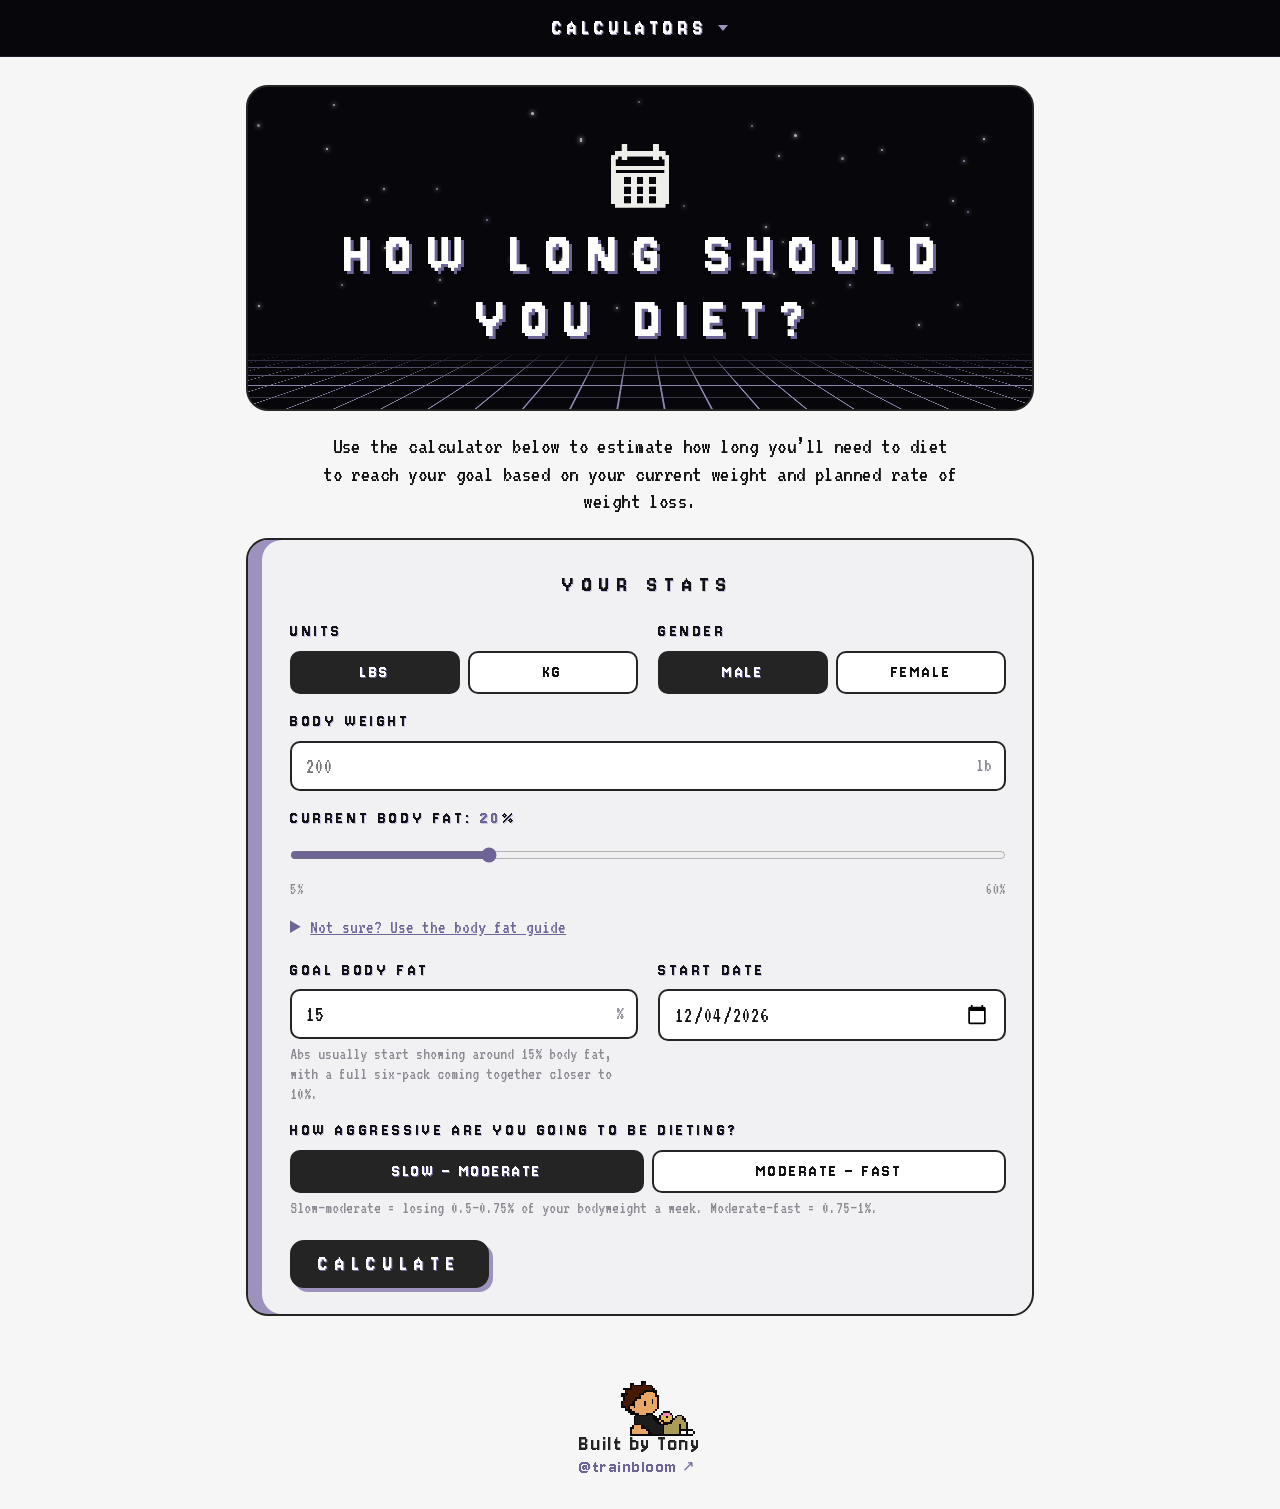
<file: how-long-should-i-diet-calculator/index.html>
<!doctype html>
<html lang="en">
<head>
  <meta charset="utf-8">
  <meta name="viewport" content="width=device-width, initial-scale=1">
  <title>HOW LONG SHOULD I DIET? | Bodymath.io</title>
  <meta name="description" content="Estimate how long you'll need to diet to reach your goal weight based on your current weight and planned rate of weight loss.">
  <link rel="canonical" href="https://www.trainbloom.com/how-long-should-i-diet-calculator/">
  <link rel="icon" href="/assets/img/favicon-32.png?v=3" sizes="32x32">
  <link rel="apple-touch-icon" href="/assets/img/favicon.png?v=3">
  <link rel="preload" href="/assets/fonts/jersey10-400.woff2" as="font" type="font/woff2" crossorigin>
  <link rel="preload" href="/assets/fonts/vt323-400.woff2" as="font" type="font/woff2" crossorigin>
  <link rel="preload" href="/assets/fonts/poppins-400.woff2" as="font" type="font/woff2" crossorigin>
  <link rel="stylesheet" href="/assets/css/fonts.css">
  <script>/* Hold the page until fonts and icons are ready, then fade it in once (max 1.5s). */
  (function(h){h.classList.add("loading");window.bloomShow=function(){if(!h.classList.contains("loading"))return;h.classList.remove("loading");document.dispatchEvent(new Event("bloom:shown"))};setTimeout(function(){window.bloomShow()},1500)})(document.documentElement);</script>
  <link rel="stylesheet" href="/assets/css/site.css">
</head>
<body>
  <main class="wrap">
    <header class="hero sm">
      <img class="px" src="/assets/icons/diet.png" alt="" height="64">
      <h1>How Long Should<br>You Diet?</h1>
    </header>
    <p class="lede">Use the calculator below to estimate how long you’ll need to diet to reach your goal based on your current weight and planned rate of weight loss.</p>

    <form class="calc" id="form" novalidate>
      <h2>Your stats</h2>
      <div class="fields">
        <div class="field">
          <span class="label">Units</span>
          <div class="seg" data-name="units" data-remember>
            <button data-value="imperial" aria-pressed="true">lbs</button>
            <button data-value="metric">kg</button>
          </div>
        </div>
        <div class="field">
          <span class="label">Gender</span>
          <div class="seg" data-name="sex">
            <button data-value="m" aria-pressed="true">Male</button>
            <button data-value="f">Female</button>
          </div>
        </div>
        <div class="field full">
          <label for="weight">Body weight</label>
          <div class="unit-wrap"><input type="number" id="weight" inputmode="decimal" min="0" placeholder="200"><span class="u" data-wu>lb</span></div>
        </div>
        <div class="field full">
          <label for="bf">Current body fat: <span id="bf-out">20</span>%</label>
          <input type="range" id="bf" min="5" max="60" step="1" value="20">
          <div class="range-ends"><span>5%</span><span>60%</span></div>
          <details class="bf-guide">
            <summary>Not sure? Use the body fat guide</summary>
            <p class="hint">Tap the one that looks most like you. Close enough is fine.</p>
            <div class="bf-cards" id="bf-cards"></div>
          </details>
        </div>
        <div class="field">
          <label for="goal">Goal body fat</label>
          <div class="unit-wrap"><input type="number" id="goal" inputmode="decimal" min="5" max="50" value="15"><span class="u">%</span></div>
          <div class="hint" id="abs-hint"></div>
        </div>
        <div class="field">
          <label for="start">Start date</label>
          <input type="date" id="start">
        </div>
        <div class="field full">
          <span class="label">How aggressive are you going to be dieting?</span>
          <div class="seg" data-name="aggr">
            <button data-value="0" aria-pressed="true">Slow – Moderate</button>
            <button data-value="0.0025">Moderate – Fast</button>
          </div>
          <div class="hint">Slow–moderate = losing 0.5–0.75% of your bodyweight a week. Moderate–fast = 0.75–1%.</div>
        </div>
      </div>
      <div class="actions"><button class="btn" type="submit">Calculate</button></div>

      <div class="results" id="results" hidden aria-live="polite">
        <div class="big">
          <div class="k">How long you should stay in a deficit</div>
          <div class="v"><span id="r-weeks"></span> <small>weeks</small></div>
          <div class="s" id="r-sentence"></div>
        </div>
        <div class="stats">
          <div class="stat"><div class="k">Fat to lose</div><div class="v" id="r-fat"></div><div class="s" id="r-fat-s"></div></div>
          <div class="stat"><div class="k">Goal weight</div><div class="v" id="r-goalw"></div><div class="s" id="r-goalw-s"></div></div>
          <div class="stat hl"><div class="k">Weekly loss</div><div class="v" id="r-rate"></div><div class="s">Your target pace</div></div>
        </div>
        <svg class="chart" id="r-chart" viewBox="0 0 600 240" role="img" aria-label="Projected weight over time, fastest and slowest timeline"></svg>
        <div class="legend" style="margin-top:8px"><span><i style="width:20px;height:1.5px;border:0;border-radius:0;align-self:center;background:repeating-linear-gradient(90deg,#242424 0 5px,transparent 5px 9px)"></i>Faster end</span><span><i style="width:20px;height:1.5px;border:0;border-radius:0;align-self:center;background:repeating-linear-gradient(90deg,#6f6496 0 5px,transparent 5px 9px)"></i>Slower end</span><span><i style="background:repeating-linear-gradient(to bottom,rgba(195,143,216,.75) 0 3px,rgba(195,143,216,.3) 3px 6px)"></i>Your window</span></div>
        <div class="callout" id="r-tip"></div>
        <p class="note">Assumes your lean mass stays the same and all the weight you lose is fat, so treat it as a planning range. Expect water-weight swings week to week.</p>
      </div>
    </form>
  </main>

  <script src="/assets/js/layout.js"></script>
  <script src="/assets/js/calc.js"></script>
  <script>
    (function () {
      var B = Bloom;
      var bodyFat = B.bodyFat();
      var units = B.unitSystem();
      var sex = B.seg("sex", function (v) {
        bodyFat.render(v);
        var g = document.getElementById("goal"); if (g.value === "15" || g.value === "25") g.value = v === "f" ? 25 : 15;
        // when abs start showing (Legion Athletics figures; varies with genetics, muscle and lighting)
        document.getElementById("abs-hint").textContent = v === "f"
          ? "Abs usually start showing around 20% body fat."
          : "Abs usually start showing around 15% body fat, with a full six-pack coming together closer to 10%.";
      });
      var aggr = B.seg("aggr");
      var form = document.getElementById("form");
      var start = document.getElementById("start");
      start.valueAsDate = new Date();

      form.addEventListener("submit", function (e) {
        e.preventDefault();
        var metric = units() === "metric", w = B.num("weight"), bf = bodyFat.value(), goal = B.num("goal");
        var err = !(w > 0) ? "Please enter your body weight." :
                  !(goal >= 3 && goal <= 50) ? "Enter a goal body fat between 3% and 50%." :
                  goal >= bf ? "Your goal body fat should be lower than your current body fat." : "";
        if (!B.error(form, err)) return;

        var lbm = w * (1 - bf / 100);
        var goalW = lbm / (1 - goal / 100);
        var fat = w - goalW;                                            // fat to lose, in the units entered
        var a = parseFloat(aggr());
        // Original formula: weeks = fat to lose ÷ (body weight × weekly rate)
        var minWk = fat / (w * (0.0075 + a));
        var maxWk = fat / (w * (0.005 + a));
        var lo = Math.round(minWk), hi = Math.round(maxWk);
        var u = metric ? " kg" : " lb", f1 = function (x) { return B.fmt(x, 1); };

        var d0 = start.valueAsDate || new Date();
        var date = function (wk) { var d = new Date(d0); d.setDate(d.getDate() + Math.round(wk * 7)); return d.toLocaleDateString("en-US", { month: "short", day: "numeric", year: "numeric" }); };

        document.getElementById("r-weeks").textContent = lo === hi ? lo : lo + "–" + hi;
        document.getElementById("r-sentence").textContent = "Aim to stay in a deficit between " + lo + " and " + hi + " weeks to reach your goal without losing muscle. That's roughly " + date(minWk) + " to " + date(maxWk) + ".";
        document.getElementById("r-fat").textContent = f1(fat) + u;
        document.getElementById("r-fat-s").textContent = "From " + bf + "% down to " + goal + "% body fat";
        document.getElementById("r-goalw").textContent = f1(goalW) + u;
        document.getElementById("r-goalw-s").textContent = "Keeping your " + f1(lbm) + u + " of lean mass";
        document.getElementById("r-rate").textContent = f1(w * (0.005 + a)) + "–" + f1(w * (0.0075 + a)) + u;

        var tip = document.getElementById("r-tip");
        if (maxWk > 16) tip.textContent = "That's a long diet. Plan a diet break (1–2 weeks at maintenance) every 8–12 weeks to manage hunger, energy and training performance. It adds time but makes the whole thing far more sustainable.";
        else if (a > 0) tip.textContent = "Going faster works for shorter diets, but keep protein high and keep lifting hard so the weight that comes off is fat, not muscle.";
        else tip.textContent = "Weigh yourself daily and compare weekly averages. That's the most honest way to know if you're on pace.";

        drawChart(w, goalW, w * (0.0075 + a), w * (0.005 + a), maxWk, u);
        B.show(document.getElementById("results"));
      });

      function drawChart(w, goalW, fastRate, slowRate, weeks, u) {
        var el = document.getElementById("r-chart"), narrow = window.innerWidth < 560;    // phones get their own proportions
        var W = narrow ? 360 : 600, H = narrow ? 280 : 240, L = narrow ? 40 : 52, R = 16, T = 16, Bm = 34;
        el.setAttribute("viewBox", "0 0 " + W + " " + H);
        var top = w + (w - goalW) * 0.08, bot = goalW - (w - goalW) * 0.15, span = Math.max(1, Math.ceil(weeks));
        var x = function (wk) { return L + (W - L - R) * wk / span; };
        var y = function (v) { return T + (H - T - Bm) * (top - v) / (top - bot); };
        var MONO = ' font-family="VT323, monospace" font-size="15"';
        // the window's fill: diagonal stripes that shift from lavender to pink, over a light tint of the same
        var svg = '<defs>' +
          '<linearGradient id="dl-grad" x1="0" x2="1" y1="0" y2="0"><stop offset="0" stop-color="#8f7fd1"/><stop offset=".55" stop-color="#c38fd8"/><stop offset="1" stop-color="#f29ac2"/></linearGradient>' +
          '<pattern id="dl-stripe" width="8" height="6" patternUnits="userSpaceOnUse"><rect width="8" height="3" fill="#fff"/></pattern>' +
          '<mask id="dl-mask" maskUnits="userSpaceOnUse" x="0" y="0" width="' + W + '" height="' + H + '"><rect width="' + W + '" height="' + H + '" fill="url(#dl-stripe)"/></mask>' +
          '</defs>';
        for (var k = 0; k <= 4; k++) {
          var v = bot + (top - bot) * k / 4, yy = y(v);
          svg += '<line x1="' + L + '" x2="' + (W - R) + '" y1="' + yy + '" y2="' + yy + '" stroke="#e2e2e8"/>';
          svg += '<text x="' + (L - 8) + '" y="' + (yy + 4) + '" text-anchor="end"' + MONO + ' fill="#8a8a93">' + Math.round(v) + "</text>";
        }
        svg += '<line x1="' + L + '" x2="' + (W - R) + '" y1="' + y(goalW) + '" y2="' + y(goalW) + '" stroke="#6f6496" stroke-width="1.5"/>';   // goal line: solid
        svg += '<text x="' + (W - R) + '" y="' + (y(goalW) + 15) + '" text-anchor="end"' + MONO + ' fill="#6f6496">Goal ' + Math.round(goalW) + u + "</text>";
        var fastWk = (w - goalW) / fastRate;
        // the window: from the start, between the fast and slow paths, down to the goal.
        // Everything inside <g clip-path> is revealed left to right when the chart draws.
        svg += '<clipPath id="dl-reveal"><rect id="dl-reveal-r" x="0" y="0" width="' + W + '" height="' + H + '"/></clipPath><g clip-path="url(#dl-reveal)">';
        var tri = x(0) + "," + y(w) + " " + x(fastWk) + "," + y(goalW) + " " + x(weeks) + "," + y(goalW);
        svg += '<polygon fill="url(#dl-grad)" fill-opacity=".3" points="' + tri + '"/>';                   // light tint
        svg += '<polygon fill="url(#dl-grad)" fill-opacity=".6" mask="url(#dl-mask)" points="' + tri + '"/>';   // horizontal stripes
        svg += '<polyline fill="none" stroke="#6f6496" stroke-width="1.5" stroke-linecap="round" stroke-dasharray="5 6" points="' + x(0) + "," + y(w) + " " + x(weeks) + "," + y(goalW) + '"/>';   // slow: dashed, lavender
        svg += '<polyline fill="none" stroke="#242424" stroke-width="1.5" stroke-linecap="round" stroke-dasharray="5 6" points="' + x(0) + "," + y(w) + " " + x(fastWk) + "," + y(goalW) + '"/>';   // fast: dashed
        svg += '</g><circle cx="' + x(0) + '" cy="' + y(w) + '" r="4.5" fill="#242424"/>';
        var ticks = Math.min(narrow ? 4 : 6, span);
        for (var t = 0; t <= ticks; t++) {
          var wk = Math.round(span * t / ticks);
          svg += '<text x="' + x(wk) + '" y="' + (H - 12) + '" text-anchor="middle"' + MONO + ' fill="#8a8a93">wk ' + wk + "</text>";
        }
        document.getElementById("r-chart").innerHTML = svg;
        // draw out: grow the reveal from the start point to the right edge
        var rect = document.getElementById("dl-reveal-r");
        if (window.matchMedia && matchMedia("(prefers-reduced-motion: reduce)").matches) return;
        var x0 = x(0), t0 = null;
        rect.setAttribute("width", x0);
        requestAnimationFrame(function step(now) {
          if (t0 == null) t0 = now;
          var k = Math.min(1, (now - t0) / 1100), e = 1 - Math.pow(1 - k, 3);
          rect.setAttribute("width", x0 + (W - x0) * e);
          if (k < 1) requestAnimationFrame(step);
        });
      }
    })();
  </script>
</body>
</html>
</file>
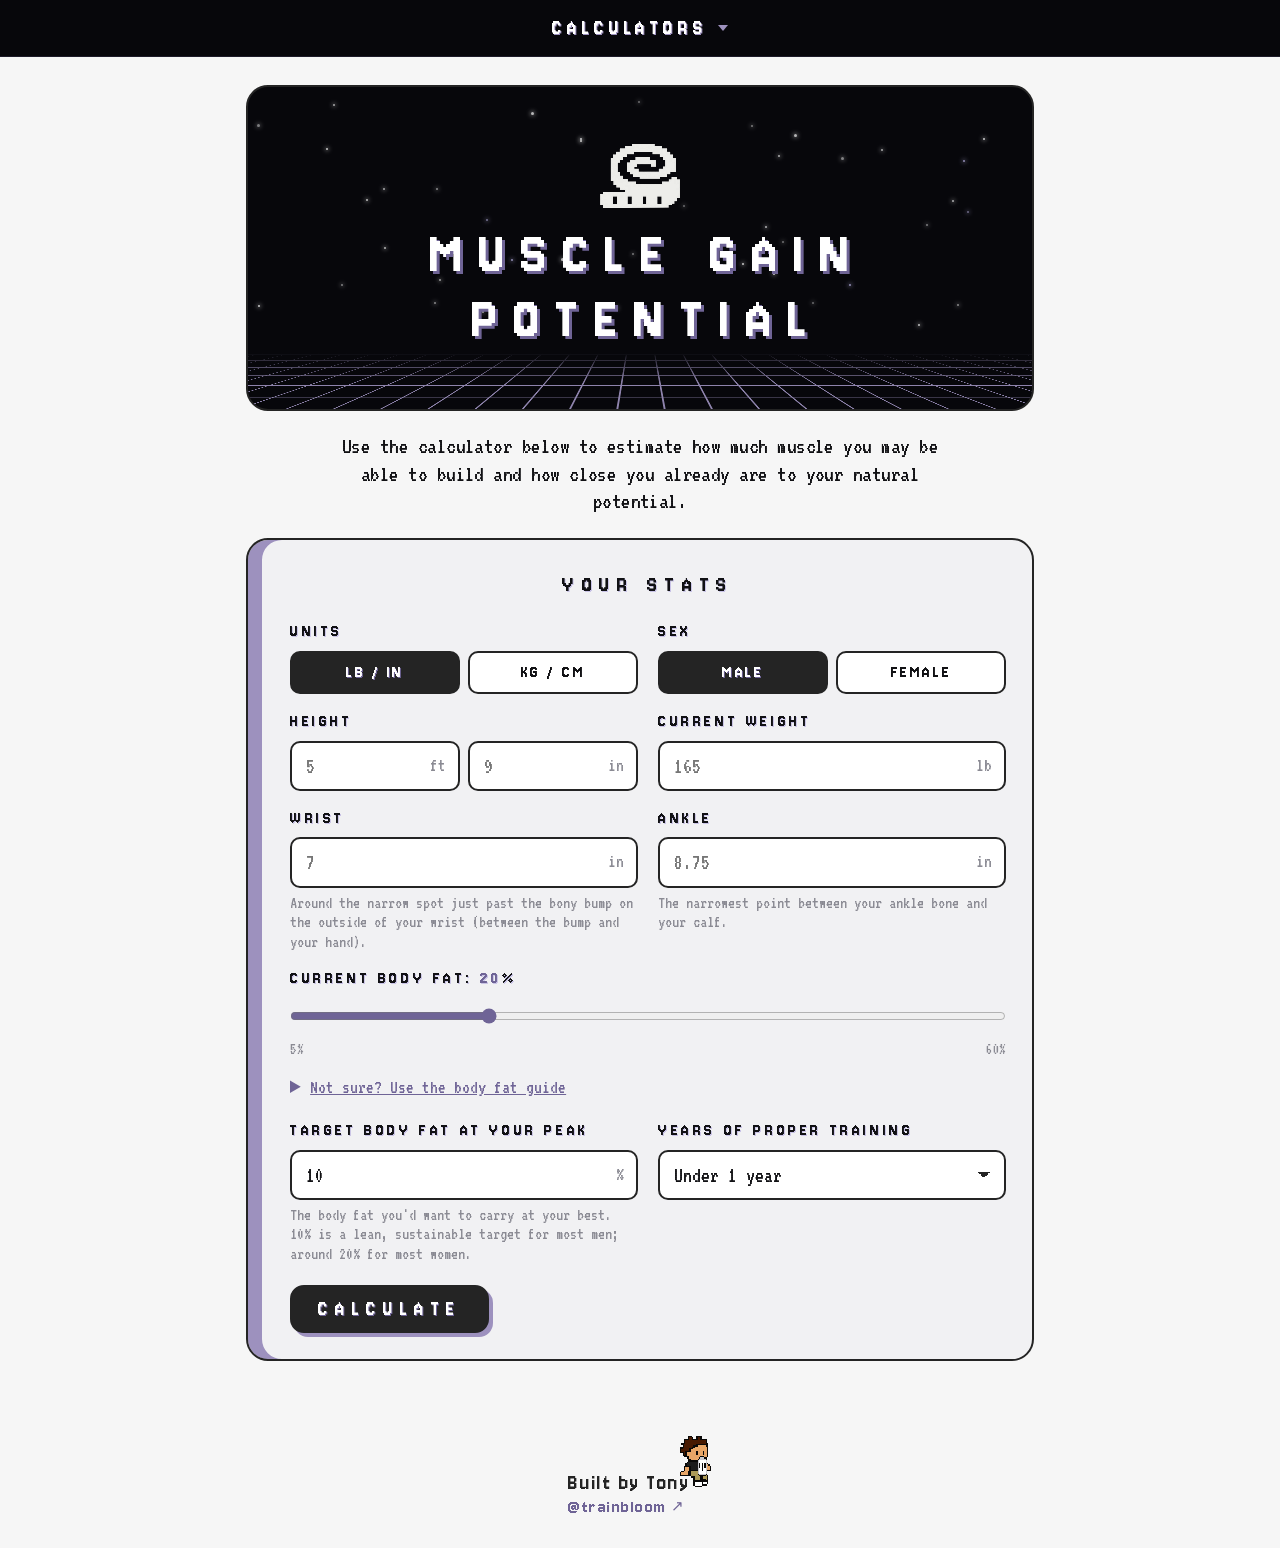
<file: muscle-gain-potential-calculator/index.html>
<!doctype html>
<html lang="en">
<head>
  <meta charset="utf-8">
  <meta name="viewport" content="width=device-width, initial-scale=1">
  <title>MUSCLE GAIN POTENTIAL CALCULATOR | Bodymath.io</title>
  <meta name="description" content="Estimate how much muscle you can build naturally based on your frame (height, wrist and ankle), how close you are to your genetic potential, and your year-by-year timeline.">
  <link rel="canonical" href="https://www.trainbloom.com/muscle-gain-potential-calculator/">
  <link rel="icon" href="/assets/img/favicon-32.png?v=3" sizes="32x32">
  <link rel="apple-touch-icon" href="/assets/img/favicon.png?v=3">
  <link rel="preload" href="/assets/fonts/jersey10-400.woff2" as="font" type="font/woff2" crossorigin>
  <link rel="preload" href="/assets/fonts/vt323-400.woff2" as="font" type="font/woff2" crossorigin>
  <link rel="preload" href="/assets/fonts/poppins-400.woff2" as="font" type="font/woff2" crossorigin>
  <link rel="stylesheet" href="/assets/css/fonts.css">
  <script>/* Hold the page until fonts and icons are ready, then fade it in once (max 1.5s). */
  (function(h){h.classList.add("loading");window.bloomShow=function(){if(!h.classList.contains("loading"))return;h.classList.remove("loading");document.dispatchEvent(new Event("bloom:shown"))};setTimeout(function(){window.bloomShow()},1500)})(document.documentElement);</script>
  <link rel="stylesheet" href="/assets/css/site.css">
</head>
<body>
  <main class="wrap">
    <header class="hero sm">
      <img class="px" src="/assets/icons/muscle.png" alt="" height="64">
      <h1>Muscle Gain<br>Potential</h1>
    </header>
    <p class="lede">Use the calculator below to estimate how much muscle you may be able to build and how close you already are to your natural potential.</p>

    <form class="calc" id="form" novalidate>
      <h2>Your stats</h2>
      <div class="fields">
        <div class="field">
          <span class="label">Units</span>
          <div class="seg" data-name="units" data-remember>
            <button data-value="imperial" aria-pressed="true">lb / in</button>
            <button data-value="metric">kg / cm</button>
          </div>
        </div>
        <div class="field">
          <span class="label">Sex</span>
          <div class="seg" data-name="sex">
            <button data-value="m" aria-pressed="true">Male</button>
            <button data-value="f">Female</button>
          </div>
        </div>
        <div class="field">
          <span class="label">Height</span>
          <div class="row" data-unit="imperial">
            <div class="unit-wrap"><input type="number" id="height-ft" inputmode="numeric" placeholder="5" aria-label="Height feet"><span class="u">ft</span></div>
            <div class="unit-wrap"><input type="number" id="height-in" inputmode="decimal" placeholder="9" aria-label="Height inches"><span class="u">in</span></div>
          </div>
          <div data-unit="metric" hidden>
            <div class="unit-wrap"><input type="number" id="height-cm" inputmode="decimal" placeholder="175" aria-label="Height centimeters"><span class="u">cm</span></div>
          </div>
        </div>
        <div class="field">
          <label for="weight">Current weight</label>
          <div class="unit-wrap"><input type="number" id="weight" inputmode="decimal" min="0" placeholder="165"><span class="u" data-wu>lb</span></div>
        </div>
        <div class="field">
          <label for="wrist">Wrist</label>
          <div class="unit-wrap"><input type="number" id="wrist" inputmode="decimal" min="0" step="0.05" placeholder="7"><span class="u" data-lu>in</span></div>
          <div class="hint">Around the narrow spot just past the bony bump on the outside of your wrist (between the bump and your hand).</div>
        </div>
        <div class="field">
          <label for="ankle">Ankle</label>
          <div class="unit-wrap"><input type="number" id="ankle" inputmode="decimal" min="0" step="0.05" placeholder="8.75"><span class="u" data-lu>in</span></div>
          <div class="hint">The narrowest point between your ankle bone and your calf.</div>
        </div>
        <div class="field full">
          <label for="bf">Current body fat: <span id="bf-out">20</span>%</label>
          <input type="range" id="bf" min="5" max="60" step="1" value="20">
          <div class="range-ends"><span>5%</span><span>60%</span></div>
          <details class="bf-guide">
            <summary>Not sure? Use the body fat guide</summary>
            <p class="hint">Tap the one that looks most like you. Close enough is fine.</p>
            <div class="bf-cards" id="bf-cards"></div>
          </details>
        </div>
        <div class="field">
          <label for="tbf">Target body fat at your peak</label>
          <div class="unit-wrap"><input type="number" id="tbf" inputmode="decimal" min="5" max="35" value="10"><span class="u">%</span></div>
          <div class="hint">The body fat you'd want to carry at your best. 10% is a lean, sustainable target for most men; around 20% for most women.</div>
        </div>
        <div class="field">
          <label for="years">Years of proper training</label>
          <select id="years">
            <option value="0">Under 1 year</option>
            <option value="1">1–2 years</option>
            <option value="2">2–3 years</option>
            <option value="3">3+ years</option>
          </select>
        </div>
      </div>
      <div class="actions"><button class="btn" type="submit">Calculate</button></div>

      <div class="results" id="results" hidden aria-live="polite">
        <div class="big">
          <div class="k">Genetic potential reached</div>
          <div class="v"><span id="r-pct"></span><small>%</small></div>
          <div class="s" id="r-left"></div>
        </div>
        <div class="gauge" id="gauge" aria-hidden="true">
          <div class="gauge-pin" id="g-pin"><img class="px" src="/assets/icons/muscle.png" alt=""><span id="g-pin-t"></span></div>
          <div class="gauge-track">
            <span class="z-target" id="g-now"><em>You</em></span>
            <span class="z-low" id="g-real"><em>Realistic</em></span>
            <span class="z-high" id="g-max"><em>Max</em></span>
          </div>
        </div>

        <h2>Your steroid-free potential</h2>
        <div class="tbl-wrap">
          <table class="tbl">
            <thead><tr><th></th><th>Realistic</th><th>Maximum</th></tr></thead>
            <tbody id="r-table"></tbody>
          </table>
        </div>
        <p class="note">Realistic = 95% of the maximum. Weights and tape measurements are at your target body fat.</p>

        <h2>Your timeline</h2>
        <div class="timeline" id="r-timeline"></div>
        <p class="note" id="r-timeline-note"></p>

        <details class="method">
          <summary>How this is calculated</summary>
          <div class="body">
            <p><strong>Muscle potential:</strong> Casey Butt's model, built from the measurements of top drug-free bodybuilders. Bigger wrists and ankles mean a bigger frame, which can carry more muscle. Maximum lean mass (lb) = height<sup>1.5</sup> × (√wrist ÷ 22.667 + √ankle ÷ 17.0104) × (1 + target body fat% ÷ 224), using inches.</p>
            <p><strong>Realistic vs. maximum:</strong> some "natural" champions in the original data likely weren't, and they were the genetic elite anyway. So treat the maximum as an absolute ceiling and the realistic number (95%) as what most dedicated lifters can expect.</p>
            <p><strong>Timeline:</strong> Lyle McDonald's estimates for gains per year of proper training: men about 20–25 lb in year 1, 10–12 lb in year 2, 5–6 lb in year 3, then 2–3 lb a year. Women gain about half that.</p>
            <p><strong>Women:</strong> Butt's model was built from male data. It's the best frame-based estimate available, but treat the results as a rough ceiling.</p>
          </div>
        </details>
      </div>
    </form>
  </main>

  <script src="/assets/js/layout.js"></script>
  <script src="/assets/js/calc.js"></script>
  <script>
    (function () {
      var B = Bloom;
      var bodyFat = B.bodyFat();
      var units = B.unitSystem(function (v) { B.$$("[data-lu]").forEach(function (el) { el.textContent = v === "metric" ? "cm" : "in"; }); });
      var sex = B.seg("sex", function (v) {
        bodyFat.render(v);
        var t = document.getElementById("tbf"); if (t.value === "10" || t.value === "20") t.value = v === "f" ? 20 : 10;
      });
      var form = document.getElementById("form");

      // Casey Butt measurements: [label, wrist coef, ankle coef, height coef] (inches)
      var TAPE = [["Chest", 1.6817, 1.3759, 0.3314], ["Biceps", 1.2033, 0, 0.1233], ["Forearms", 0.9626, 0, 0.0989],
                  ["Neck", 1.1424, 0, 0.1236], ["Thighs", 0, 1.3868, 0.1805], ["Calves", 0, 0.9298, 0.1210]];
      // Lyle McDonald: lb of muscle per year of proper training (men; women ≈ half)
      var RATE = [22.5, 11, 5.5, 2.5];

      form.addEventListener("submit", function (e) {
        e.preventDefault();
        var metric = units() === "metric", s = sex();
        var hIn = B.heightCm(units()) / 2.54;
        var lenIn = function (id) { var v = B.num(id); return metric ? v / 2.54 : v; };
        var wIn = lenIn("wrist"), aIn = lenIn("ankle");
        var lb = metric ? B.num("weight") * B.LB_PER_KG : B.num("weight");
        var tbf = B.num("tbf");
        if (!B.error(form, !(hIn > 0 && lb > 0 && wIn > 0 && aIn > 0) ? "Please fill in your height, weight, wrist and ankle." :
            !(tbf >= 3 && tbf <= 40) ? "Enter a target body fat between 3% and 40%." : "")) return;

        var maxLbm = Math.pow(hIn, 1.5) * (Math.sqrt(wIn) / 22.667 + Math.sqrt(aIn) / 17.0104) * (1 + tbf / 224);
        var realLbm = maxLbm * 0.95;
        var nowLbm = lb * (1 - bodyFat.value() / 100);
        var pct = nowLbm / maxLbm * 100;
        var left = realLbm - nowLbm;

        var W = function (x) { return metric ? x / B.LB_PER_KG : x; }, L = function (x) { return metric ? x * 2.54 : x; };
        var wu = metric ? " kg" : " lb", lu = metric ? " cm" : " in";
        var f1 = function (x) { return B.fmt(x, 1); };

        document.getElementById("r-pct").textContent = Math.min(100, Math.round(pct));
        document.getElementById("r-left").textContent = left > 0.5
          ? "You could still build about " + f1(W(left)) + wu + " of muscle (" + f1(W(maxLbm - nowLbm)) + wu + " to your absolute max)."
          : nowLbm < maxLbm ? "You're past the realistic limit. Only " + f1(W(maxLbm - nowLbm)) + wu + " stands between you and the absolute max."
          : "You're at or beyond the model's maximum. Elite genetics (or a body fat estimate worth double-checking).";

        // gauge from 0.7×max to max
        var start = maxLbm * 0.6, span = maxLbm - start, at = function (v) { return Math.max(0, Math.min(100, (v - start) / span * 100)); };
        document.getElementById("g-now").style.flex = at(nowLbm);
        document.getElementById("g-real").style.flex = Math.max(0, at(realLbm) - at(nowLbm));
        document.getElementById("g-max").style.flex = 100 - Math.max(at(realLbm), at(nowLbm));
        document.getElementById("g-pin").style.left = at(nowLbm) + "%";
        document.getElementById("g-pin-t").textContent = f1(W(nowLbm)) + wu;

        var row = function (k, r, m, u) { return "<tr><td>" + k + "</td><td>" + f1(r) + u + "</td><td>" + f1(m) + u + "</td></tr>"; };
        var rows = row("Total weight", W(realLbm / (1 - tbf / 100)), W(maxLbm / (1 - tbf / 100)), wu) +
                   row("Lean body mass", W(realLbm), W(maxLbm), wu) +
                   row("Fat mass", W(realLbm / (1 - tbf / 100) - realLbm), W(maxLbm / (1 - tbf / 100) - maxLbm), wu);
        TAPE.forEach(function (t) {
          var m = t[1] * wIn + t[2] * aIn + t[3] * hIn;
          rows += row(t[0], L(m * 0.95), L(m), lu);
        });
        document.getElementById("r-table").innerHTML = rows;

        // timeline: next 5 years, capped at the realistic limit
        var yrs = parseInt(document.getElementById("years").value, 10), scale = s === "f" ? 0.5 : 1;
        var remaining = Math.max(0, left), total = 0, bars = "", biggest = RATE[0] * scale;
        for (var y = 0; y < 5 && (y === 0 || remaining > 0.05); y++) {
          var g = Math.min(remaining, RATE[Math.min(3, yrs + y)] * scale); remaining -= g; total += g;
          bars += '<div class="tl-row"><span class="tl-y">Year ' + (y + 1) + '</span><span class="tl-bar"><i style="width:' + (g / biggest * 100) + '%"></i></span><span class="tl-v">+' + f1(W(g)) + wu + "</span></div>";
        }
        if (remaining <= 0.05 && left > 0.5) bars += '<div class="tl-done">Realistic potential reached</div>';
        document.getElementById("r-timeline").innerHTML = bars;
        document.getElementById("r-timeline-note").textContent = left > 0.5
          ? "About " + f1(W(total)) + wu + " of muscle in " + y + " year" + (y > 1 ? "s" : "") + " with proper training and nutrition" + (remaining <= 0.05 ? ", which gets you to your realistic potential." : ".")
          : "Gains from here come slowly: think fine-tuning, not big jumps.";

        B.show(document.getElementById("results"));
      });
    })();
  </script>
</body>
</html>
</file>
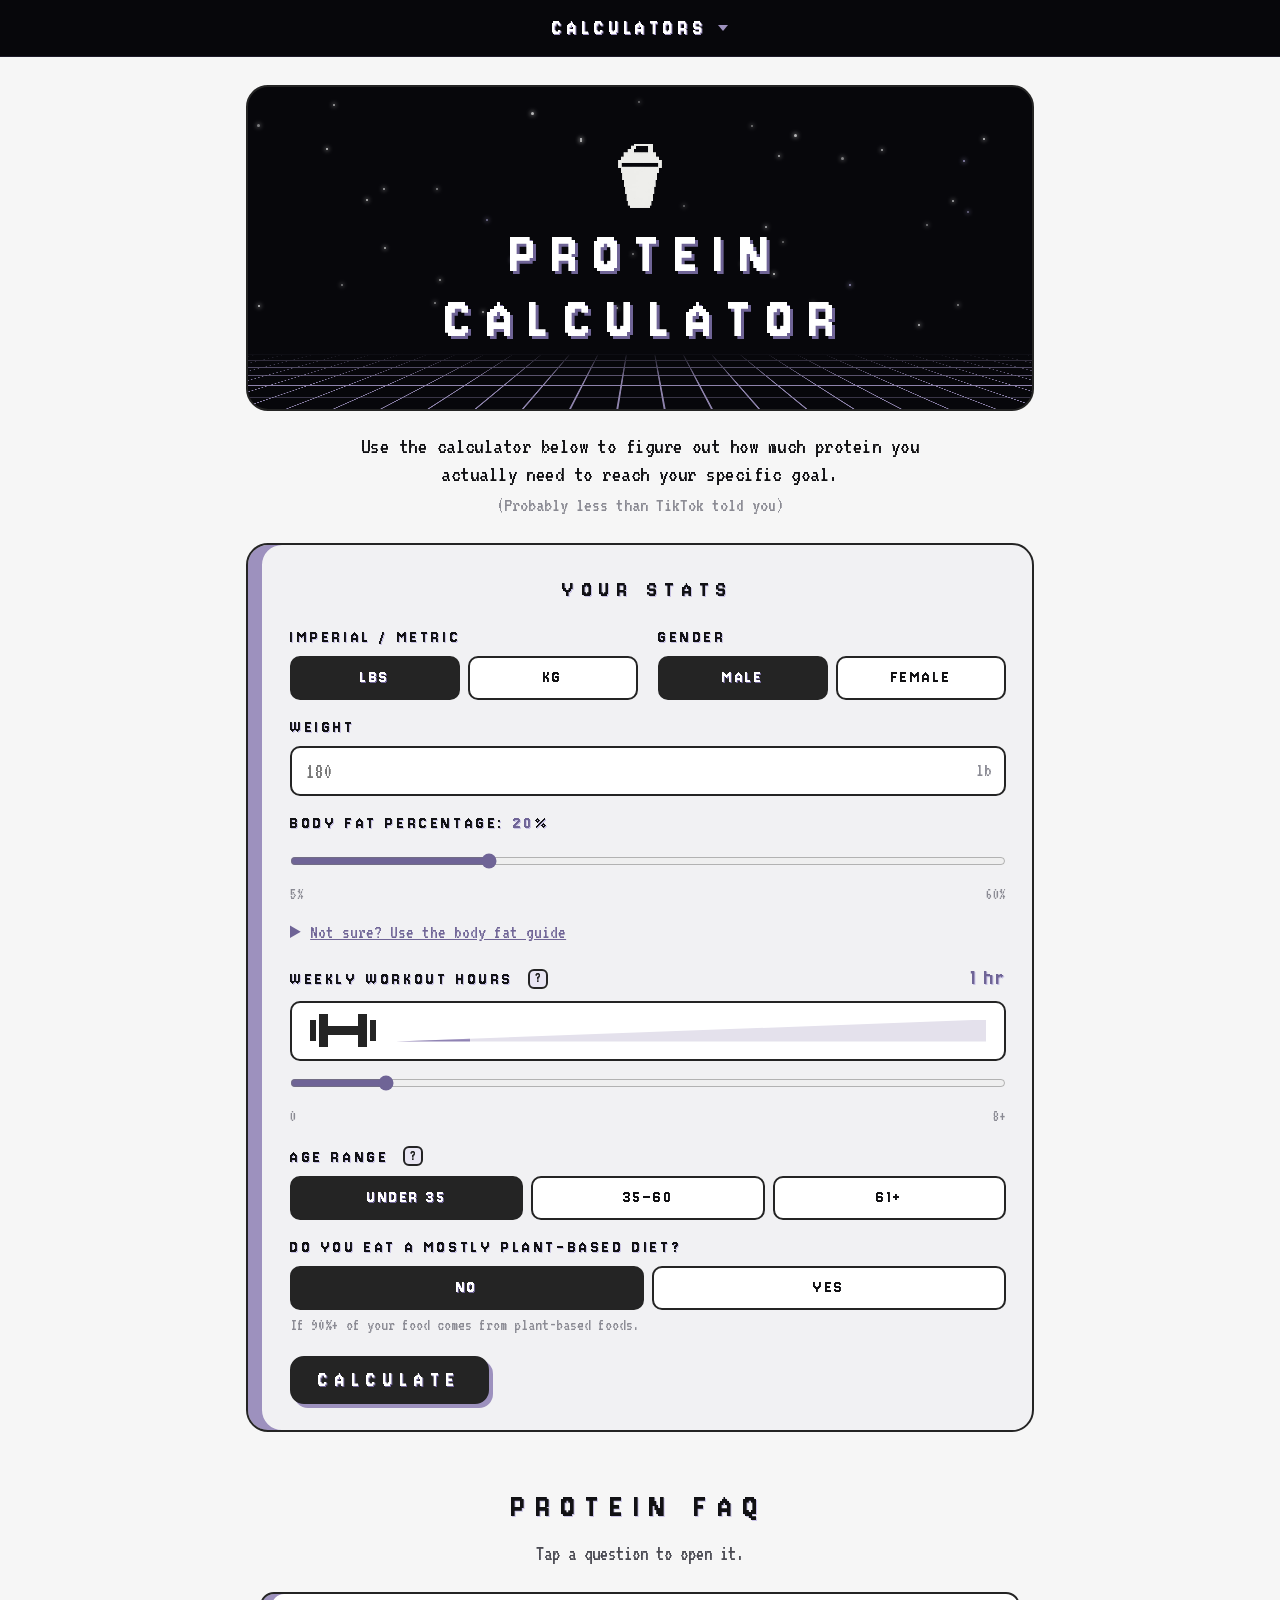
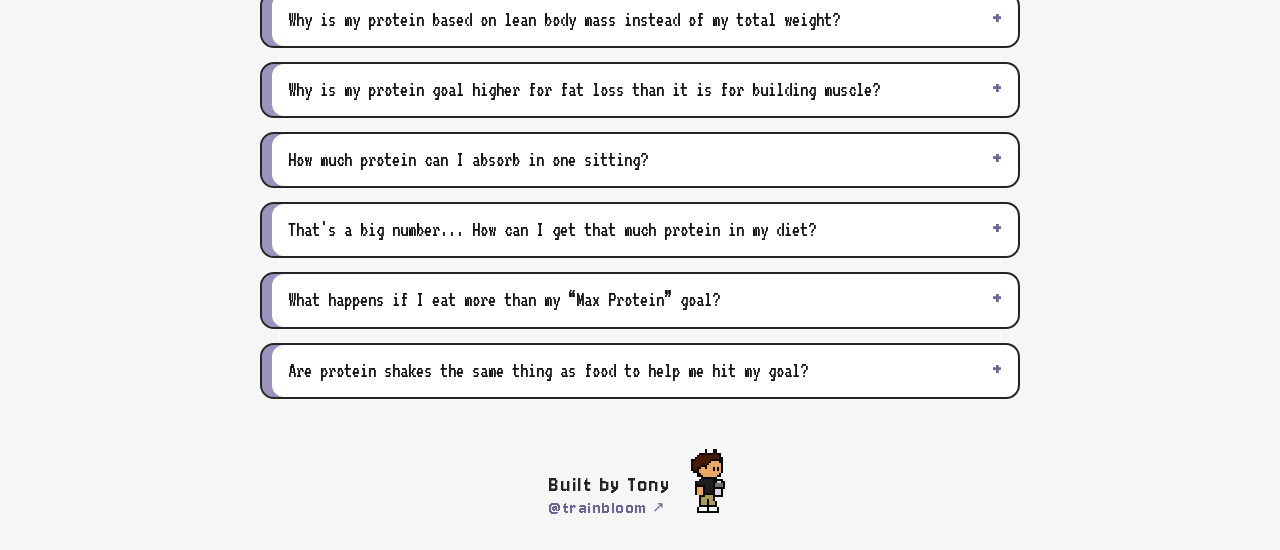
<file: protein-calculator-1/index.html>
<!doctype html>
<html lang="en">
<head>
  <meta charset="utf-8">
  <meta name="viewport" content="width=device-width, initial-scale=1">
  <title>PROTEIN CALCULATOR | Bodymath.io</title>
  <meta name="description" content="Figure out how much protein you actually need based on your lean body mass, age, training and diet. Probably less than TikTok told you.">
  <link rel="canonical" href="https://www.trainbloom.com/protein-calculator-1/">
  <link rel="icon" href="/assets/img/favicon-32.png?v=3" sizes="32x32">
  <link rel="apple-touch-icon" href="/assets/img/favicon.png?v=3">
  <link rel="preload" href="/assets/fonts/jersey10-400.woff2" as="font" type="font/woff2" crossorigin>
  <link rel="preload" href="/assets/fonts/vt323-400.woff2" as="font" type="font/woff2" crossorigin>
  <link rel="preload" href="/assets/fonts/poppins-400.woff2" as="font" type="font/woff2" crossorigin>
  <link rel="stylesheet" href="/assets/css/fonts.css">
  <script>/* Hold the page until fonts and icons are ready, then fade it in once (max 1.5s). */
  (function(h){h.classList.add("loading");window.bloomShow=function(){if(!h.classList.contains("loading"))return;h.classList.remove("loading");document.dispatchEvent(new Event("bloom:shown"))};setTimeout(function(){window.bloomShow()},1500)})(document.documentElement);</script>
  <link rel="stylesheet" href="/assets/css/site.css">
</head>
<body>
  <main class="wrap">
    <header class="hero sm">
      <img class="px" src="/assets/icons/protein.png" alt="" height="64">
      <h1>Protein<br>Calculator</h1>
    </header>
    <p class="lede">Use the calculator below to figure out how much protein you actually need to reach your specific goal.</p>
    <p class="lede-sub">(Probably less than TikTok told you)</p>

    <form class="calc" id="form" novalidate>
      <h2>Your stats</h2>
      <div class="fields">
        <div class="field">
          <span class="label">Imperial / Metric</span>
          <div class="seg" data-name="units" data-remember>
            <button data-value="imperial" aria-pressed="true">lbs</button>
            <button data-value="metric">kg</button>
          </div>
        </div>
        <div class="field">
          <span class="label">Gender</span>
          <div class="seg" data-name="sex">
            <button data-value="m" aria-pressed="true">Male</button>
            <button data-value="f">Female</button>
          </div>
        </div>
        <div class="field full">
          <label for="weight">Weight</label>
          <div class="unit-wrap"><input type="number" id="weight" inputmode="decimal" min="0" placeholder="180"><span class="u" data-wu>lb</span></div>
        </div>
        <div class="field full">
          <label for="bf">Body fat percentage: <span id="bf-out">20</span>%</label>
          <input type="range" id="bf" min="5" max="60" step="1" value="20">
          <div class="range-ends"><span>5%</span><span>60%</span></div>
          <details class="bf-guide">
            <summary>Not sure? Use the body fat guide</summary>
            <p class="hint">Tap the one that looks most like you. Close enough is fine.</p>
            <div class="bf-cards" id="bf-cards"></div>
          </details>
        </div>
        <div class="field full has-info">
          <label for="hours" class="label-row"><span>Weekly workout hours <button class="info" type="button" aria-expanded="false" aria-controls="i-hours" aria-label="What counts as workout hours?">?</button></span><span id="hours-out">1 hr</span></label>
          <div class="info-pop" id="i-hours" role="note" hidden>Any exercise counts, not just lifting: cardio, sports, classes. Everyday walking doesn&rsquo;t.</div>
          <div class="gym" aria-hidden="true">
            <svg class="gym-icon" viewBox="0 0 22 11" shape-rendering="crispEdges"><rect x="0" y="2" width="2" height="7"/><rect x="3" y="0" width="3" height="11"/><rect x="6" y="4" width="10" height="3"/><rect x="16" y="0" width="3" height="11"/><rect x="20" y="2" width="2" height="7"/></svg>
            <div class="gym-bar"><i class="gym-fill" id="gym-fill"></i></div>
          </div>
          <input type="range" id="hours" min="0" max="8" step="0.01" value="1">
          <div class="range-ends"><span>0</span><span>8+</span></div>
        </div>
        <div class="field full has-info">
          <span class="label">Age range <button class="info" type="button" aria-expanded="false" aria-controls="i-age" aria-label="Why does age matter?">?</button></span>
          <div class="info-pop" id="i-age" role="note" hidden>Protein needs slightly increase with age.</div>
          <div class="seg" data-name="age">
            <button data-value="1" aria-pressed="true">Under 35</button>
            <button data-value="1.15">35–60</button>
            <button data-value="1.3">61+</button>
          </div>
        </div>
        <div class="field full">
          <span class="label">Do you eat a mostly plant-based diet?</span>
          <div class="seg" data-name="plant">
            <button data-value="1" aria-pressed="true">No</button>
            <button data-value="1.1">Yes</button>
          </div>
          <div class="hint">If 90%+ of your food comes from plant-based foods.</div>
        </div>
      </div>
      <div class="actions"><button class="btn" type="submit">Calculate</button></div>

      <div class="results" id="results" hidden aria-live="polite">
        <h2 class="h-center">Your protein goals</h2>
        <div class="stats pair">
          <div class="stat"><div class="k">Minimum</div><div class="v"><span id="r-min"></span><small>g/day</small></div><div class="s">The least for optimal progress</div></div>
          <div class="stat"><div class="k">Maximum</div><div class="v"><span id="r-max"></span><small>g/day</small></div><div class="s">Past this, no extra benefit</div></div>
        </div>
        <div class="gauge" id="gauge" aria-hidden="true">
          <div class="gauge-pin" id="g-pin"><img class="px" src="/assets/icons/protein.png" alt=""><span id="g-pin-t"></span></div>
          <div class="gauge-track">
            <span class="z-low" id="g-low"><em>Low</em></span>
            <span class="z-target" id="g-target"><em>Target zone</em></span>
            <span class="z-high" id="g-high"><em>High</em></span>
          </div>
          <div class="gauge-tick" id="g-min"></div>
          <div class="gauge-tick" id="g-max"></div>
        </div>

        <div class="big big-opt" style="background:var(--pink)">
          <div class="k">Optimal intake</div>
          <div class="v"><span id="r-opt"></span> <small>g/day</small></div>
          <div class="s">Your estimated daily target</div>
        </div>
        <p class="note" id="r-basis"></p>
      </div>
    </form>

    <section class="learn faq" aria-labelledby="learn-h">
      <h2 class="learn-h" id="learn-h">Protein FAQ</h2>
      <p class="learn-sub">Tap a question to open it.</p>
      <details>
        <summary>Why is my protein based on lean body mass instead of my total weight?</summary>
        <div class="body">
          <p>Your protein needs come from your muscle and other lean tissue, not your body fat. Fat needs very little protein to maintain.</p>
          <p>Take two people who both weigh 200 lbs: one at 12% body fat, one at 35%. The leaner person carries about 46 lbs more lean mass, so they need noticeably more protein.</p>
          <p>Basing it on total weight would overshoot for anyone carrying extra fat, sometimes by a lot, making the goal harder to hit for no extra benefit. Lean body mass keeps your number matched to what your body actually uses.</p>
        </div>
      </details>
      <details>
        <summary>Why is my protein goal higher for fat loss than it is for building muscle?</summary>
        <div class="body">
          <p>Protein serves two main purposes when it comes to body composition change:<br>Physiological &amp; Lifestyle</p>
          <p>After a certain point, adding more protein to your diet won’t increase how much muscle you can build …</p>
          <p>But there are several important physical and psychological benefits that come from going past that point when your goal is weight loss, like:</p>
          <ul>
            <li>Decreased hunger and cravings when eating in a calorie deficit</li>
            <li>Less mood disturbances, stress, and fatigue during dieting phases</li>
            <li>Increased metabolism (in the form of TEF)</li>
            <li>And more muscle mass held onto during weight loss periods</li>
          </ul>
          <p>If you’ve ever gone through a successful dieting phase, you know how impactful these aspects can be</p>
          <p>Protein isn’t just for getting jack3d broh…</p>
        </div>
      </details>
      <details>
        <summary>How much protein can I absorb in one sitting?</summary>
        <div class="body">
          <p>Have you heard you can only absorb 30g of protein at once?<br>And the rest just gets 💩’d out?</p>
          <p>Good news is, that’s a myth.<br>Let me explain.</p>
          <p>Absorption = Nutrients passing through the gut, then the intestinal wall, into the bloodstream, and circulation</p>
          <p>In this phenomenal review paper titled Digestion and Absorption - researchers concluded that “Virtually all ingested protein is absorbed by healthy humans.”</p>
          <p>Meaning we essentially have an unlimited capacity to absorb amino acids from the protein we eat.<br>(i.e. you could eat 250g of protein, and virtually all of it would get absorbed)</p>
          <p>BUT this is where the confusion comes from…</p>
          <p>There is a ceiling of protein intake for increasing something called Muscle Protein Synthesis (MPS - the process of producing new muscle protein)</p>
          <p>That ceiling seems to be between 20-40g+, but the exact amount depends on the overall size of the person, how much muscle they have, and how old they are</p>
          <p>But just because there is a ceiling on MPS, doesn’t mean that there’s a ceiling to how much you can use.</p>
          <p>There are a good amount of studies done inside the intermittent fasting community where individuals who eat their entire daily protein amount in 1-2 sittings see nearly identical progress to those who spread it out through the day</p>
          <p>When it comes to top-level physique athletes trying to maximize muscle growth and minimize muscle breakdown, protein timing can give you a slight edge</p>
          <p>But for the 99%+ of people who don’t compete:<br>Stop worrying about the pebbles (protein timing throughout the day)<br>And focus on the boulders (how much total protein you get in the day)</p>
        </div>
      </details>
      <details>
        <summary>That's a big number... How can I get that much protein in my diet?</summary>
        <div class="body">
          <p>Below I left a list of all of the best protein sources. Find which one’s you like best and aim to structure each meal of the day around that.</p>
          <div class="foods" aria-label="Macro cheat sheet: best protein sources"><div class="food"><div class="food-h"><i style="background:#9d91be"></i>Protein</div><ul><li>lean deli meat</li><li>egg whites</li><li>whey protein</li><li>casein protein</li><li>turkey bacon</li><li>bison</li><li>elk</li><li>tilapia</li><li>mahi-mahi</li><li>shrimp</li><li>crab / lobster</li><li>non-fat cottage cheese</li><li>non-fat greek yogurt</li><li>duck (breast, no skin)</li><li>tuna</li><li>jerky</li><li>90%+ lean beef</li><li>turkey breast</li><li>chicken breast</li><li>tofu</li><li>tempeh</li></ul></div><div class="food"><div class="food-h"><i style="background:#c9c3e6"></i>Carbs + protein</div><ul><li>tuna + rice</li><li>oats + egg whites</li><li>bagel + deli meat</li><li>fruit + yogurt</li><li>poke bowl</li><li>wild rice</li><li>non-fat yogurt</li><li>quinoa</li><li>pb2</li><li>veggie burger</li><li>cereal + skim milk</li><li>beans</li></ul></div><div class="food"><div class="food-h"><i style="background:#e9e6f3"></i>Fat + protein</div><ul><li>steak</li><li>&lt;90% lean beef</li><li>pork</li><li>salmon</li><li>whole eggs</li><li>full-fat yogurt</li><li>cottage cheese</li><li>sour cream</li><li>dark-meat chicken</li><li>bacon</li><li>bone broth</li><li>chorizo</li></ul></div></div>
        </div>
      </details>
      <details>
        <summary>What happens if I eat more than my “Max Protein” goal?</summary>
        <div class="body">
          <p>Think of your max protein goal as a soft guideline, not a prison. That number is calculated based on the max grams of protein that you would detect benefit (i.e. you likely won’t get anything else out of eating more than that.)</p>
          <p>But there’s nothing wrong with going over that number. Although it’s technically possible to gain excess fat from overeating protein (by consuming too many <em>total calories</em>, just like any macronutrient), it’s highly unlikely because of the satiating and metabolic effects protein has.</p>
          <p>If you love protein, feel free to eat more than that. Just know that weight gain or loss will always come down to total calorie intake, not just how much protein you’re consuming.</p>
        </div>
      </details>
      <details>
        <summary>Are protein shakes the same thing as food to help me hit my goal?</summary>
        <div class="body">
          <p><strong>Short answer:</strong><br>Yes</p>
          <p><strong>Long answer:</strong><br>Kinda…</p>
          <p>Whey protein comes from dairy.<br>More specifically:<br>Whey is the liquid remaining after milk has been curdled and strained.<br>That is then dried into powder form to create… Whey protein.</p>
          <p>Whey protein isolate then just isolates away the protein from the carbs, fats, lactose, etc. that is left in dairy - so all you have left is the protein.</p>
          <p>And it’s actually the highest available source of protein humans can consume. It has the highest rate of absorption, has the largest effect on muscle protein synthesis, and it contains all 9 essential amino acids making it a complete protein (unlike most plant sources)</p>
          <p>Since it’s isolated away from all of the extra calories that come from carbohydrates and fat, this makes it a HUGE help when it comes to hitting your protein goal. Especially when you’re in a calorie deficit.</p>
          <p>But here’s the thing:<br>Although it is one of the best sources of protein you could consume…<br>You shouldn’t live off of it.</p>
          <p>Your body requires a diverse range of nutrients other than protein…<br>Nutrients that whole food sources contain. Like vitamins, minerals, fiber, and more.</p>
          <p>So although a protein supplement can be a big help, it’s still a supplement.<br>Made to supplement your diet, not replace it.</p>
        </div>
      </details>
    </section>
  </main>

  <script src="/assets/js/layout.js"></script>
  <script src="/assets/js/calc.js"></script>
  <script>
    (function () {
      var B = Bloom;
      var bodyFat = B.bodyFat();
      var units = B.unitSystem();
      var sex = B.seg("sex", bodyFat.render);
      var age = B.seg("age");
      var plant = B.seg("plant");
      // Workout hours slider (0-8+), mapped onto the original groups: 0-1, 2-3, 4-6, 7+ hrs.
      var hoursEl = document.getElementById("hours"), gymFill = document.getElementById("gym-fill");
      function hrs() { return Math.round(+hoursEl.value); }   // whole hours for the label and the math
      function hours() { var h = hrs(); return h <= 1 ? 1 : h <= 3 ? 1.15 : h <= 6 ? 1.3 : 1.4; }
      function renderHours() {
        var h = hrs();
        document.getElementById("hours-out").textContent = h >= 8 ? "8+ hrs" : h + (h === 1 ? " hr" : " hrs");
        gymFill.style.width = (+hoursEl.value / 8 * 100) + "%";               // fill follows the thumb smoothly
      }
      hoursEl.addEventListener("input", renderHours);
      // arrow keys still move a whole hour at a time
      hoursEl.addEventListener("keydown", function (e) {
        var d = { ArrowRight: 1, ArrowUp: 1, ArrowLeft: -1, ArrowDown: -1 }[e.key];
        if (!d) return;
        e.preventDefault();
        hoursEl.value = Math.max(0, Math.min(8, hrs() + d));
        renderHours();
      });
      // let go of the slider: settle on the nearest whole hour
      hoursEl.addEventListener("change", function () { hoursEl.value = hrs(); gymFill.classList.add("snap"); renderHours(); setTimeout(function () { gymFill.classList.remove("snap"); }, 200); });
      renderHours();
      var form = document.getElementById("form");

      // Option values from the original calculator
      var GENDER = { m: 1, f: 0.9 };

      form.addEventListener("submit", function (e) {
        e.preventDefault();
        var u = units();
        var w = B.num("weight");
        if (!B.error(form, !(w > 0) ? "Please enter your weight." : "")) return;

        var factor = (GENDER[sex()] + parseFloat(age()) + hours() + parseFloat(plant())) / 4;
        var lbm = w - w * bodyFat.value() * 0.01;                      // lean body mass, in the units entered
        var min, max, opt;
        if (u === "metric") { min = lbm * 1.76; max = lbm * 2.65; opt = lbm * 2.2 * factor; }   // original kg formulas
        else { min = lbm * 0.8; max = lbm * 1.2; opt = lbm * factor; }

        document.getElementById("r-min").textContent = B.fmt(min);
        document.getElementById("r-max").textContent = B.fmt(max);
        document.getElementById("r-opt").textContent = B.fmt(opt);
        document.getElementById("r-basis").textContent = "Based on your lean body mass of " + B.fmt(lbm) + (u === "metric" ? " kg." : " lbs.");

        // Gauge: scale runs from 0 to 125% of the maximum
        var end = max * 1.25, pct = function (v) { return Math.max(0, Math.min(100, v / end * 100)); };
        document.getElementById("g-low").style.flex = pct(min);
        document.getElementById("g-target").style.flex = pct(max) - pct(min);
        document.getElementById("g-high").style.flex = 100 - pct(max);
        var tick = function (id, v, label) { var t = document.getElementById(id); t.style.left = pct(v) + "%"; t.textContent = label + " " + B.fmt(v) + "g"; };
        tick("g-min", min, "Min"); tick("g-max", max, "Max");
        document.getElementById("g-pin").style.left = pct(opt) + "%";
        document.getElementById("g-pin-t").textContent = B.fmt(opt) + "g";

        B.show(document.getElementById("results"));
      });
    })();
  </script>
</body>
</html>
</file>
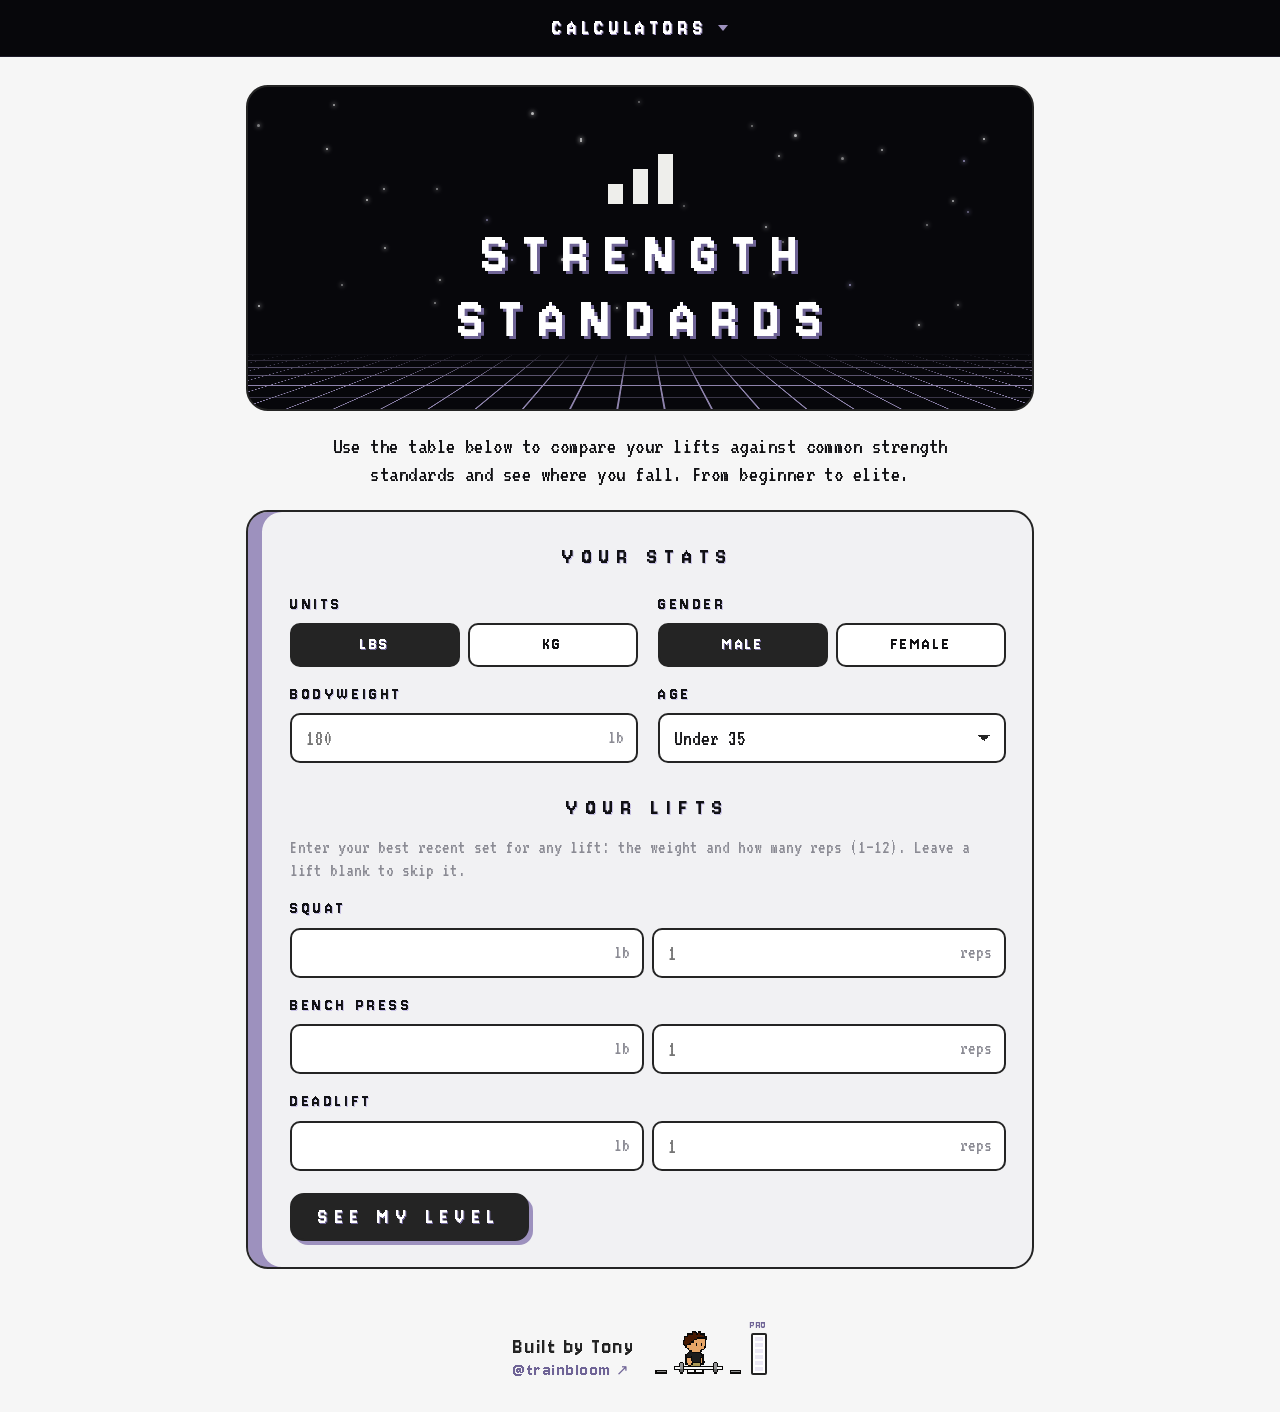
<file: strength-standards-calculator/index.html>
<!doctype html>
<html lang="en">
<head>
  <meta charset="utf-8">
  <meta name="viewport" content="width=device-width, initial-scale=1">
  <title>STRENGTH STANDARDS CALCULATOR | Bodymath.io</title>
  <meta name="description" content="Compare your squat, bench and deadlift against common strength standards and see where you fall, from beginner to elite.">
  <link rel="canonical" href="https://www.trainbloom.com/strength-standards-calculator/">
  <link rel="icon" href="/assets/img/favicon-32.png?v=3" sizes="32x32">
  <link rel="apple-touch-icon" href="/assets/img/favicon.png?v=3">
  <link rel="preload" href="/assets/fonts/jersey10-400.woff2" as="font" type="font/woff2" crossorigin>
  <link rel="preload" href="/assets/fonts/vt323-400.woff2" as="font" type="font/woff2" crossorigin>
  <link rel="preload" href="/assets/fonts/poppins-400.woff2" as="font" type="font/woff2" crossorigin>
  <link rel="stylesheet" href="/assets/css/fonts.css">
  <script>/* Hold the page until fonts and icons are ready, then fade it in once (max 1.5s). */
  (function(h){h.classList.add("loading");window.bloomShow=function(){if(!h.classList.contains("loading"))return;h.classList.remove("loading");document.dispatchEvent(new Event("bloom:shown"))};setTimeout(function(){window.bloomShow()},1500)})(document.documentElement);</script>
  <link rel="stylesheet" href="/assets/css/site.css">
</head>
<body>
  <main class="wrap">
    <header class="hero sm">
      <img class="px ico-bars" src="/assets/icons/strength-bars.png" alt="" height="50">
      <h1>Strength<br>Standards</h1>
    </header>
    <p class="lede">Use the table below to compare your lifts against common strength standards and see where you fall. From beginner to elite.</p>

    <form class="calc" id="form" novalidate>
      <h2>Your stats</h2>
      <div class="fields">
        <div class="field">
          <span class="label">Units</span>
          <div class="seg" data-name="units" data-remember>
            <button data-value="imperial" aria-pressed="true">lbs</button>
            <button data-value="metric">kg</button>
          </div>
        </div>
        <div class="field">
          <span class="label">Gender</span>
          <div class="seg" data-name="sex">
            <button data-value="m" aria-pressed="true">Male</button>
            <button data-value="f">Female</button>
          </div>
        </div>
        <div class="field">
          <label for="bw">Bodyweight</label>
          <div class="unit-wrap"><input type="number" id="bw" inputmode="decimal" min="0" placeholder="180"><span class="u" data-wu>lb</span></div>
        </div>
        <div class="field">
          <label for="age">Age</label>
          <select id="age">
            <option value="1" selected>Under 35</option>
            <option value="0.95">35–44</option>
            <option value="0.88">45–54</option>
            <option value="0.81">55–64</option>
            <option value="0.74">65–74</option>
            <option value="0.68">75+</option>
          </select>
        </div>
      </div>

      <h2 style="margin-top:26px">Your lifts</h2>
      <p class="hint sec-p" style="margin:-8px 0 14px;color:var(--muted)">Enter your best recent set for any lift: the weight and how many reps (1–12). Leave a lift blank to skip it.</p>
      <div class="fields">
        <div class="field full lift-row">
          <span class="label">Squat</span>
          <div class="row">
            <div class="unit-wrap"><input type="number" id="w-squat" inputmode="decimal" min="0" aria-label="Squat weight"><span class="u" data-wu>lb</span></div>
            <div class="unit-wrap"><input type="number" id="r-squat" inputmode="numeric" min="1" max="12" placeholder="1" aria-label="Squat reps"><span class="u">reps</span></div>
          </div>
        </div>
        <div class="field full lift-row">
          <span class="label">Bench press</span>
          <div class="row">
            <div class="unit-wrap"><input type="number" id="w-bench" inputmode="decimal" min="0" aria-label="Bench press weight"><span class="u" data-wu>lb</span></div>
            <div class="unit-wrap"><input type="number" id="r-bench" inputmode="numeric" min="1" max="12" placeholder="1" aria-label="Bench press reps"><span class="u">reps</span></div>
          </div>
        </div>
        <div class="field full lift-row">
          <span class="label">Deadlift</span>
          <div class="row">
            <div class="unit-wrap"><input type="number" id="w-deadlift" inputmode="decimal" min="0" aria-label="Deadlift weight"><span class="u" data-wu>lb</span></div>
            <div class="unit-wrap"><input type="number" id="r-deadlift" inputmode="numeric" min="1" max="12" placeholder="1" aria-label="Deadlift reps"><span class="u">reps</span></div>
          </div>
        </div>
      </div>
      <div class="actions"><button class="btn" type="submit">See my level</button></div>

      <div class="results" id="results" hidden aria-live="polite">
        <div class="big" id="r-overall-box">
          <div class="k">Overall strength level</div>
          <div class="v" id="r-overall" style="font-size:clamp(34px,8vw,52px);letter-spacing:.12em;text-transform:uppercase"></div>
          <div class="s" id="r-overall-s"></div>
        </div>
        <div id="r-lifts"></div>

        <h2>Standards for your bodyweight</h2>
        <div class="tbl-wrap">
          <table class="tbl">
            <thead><tr><th>Lift</th><th><span class="full">Beginner</span><span class="abbr">Beg</span></th><th><span class="full">Novice</span><span class="abbr">Nov</span></th><th><span class="full">Intermediate</span><span class="abbr">Int</span></th><th><span class="full">Advanced</span><span class="abbr">Adv</span></th><th>Elite</th></tr></thead>
            <tbody id="r-table"></tbody>
          </table>
        </div>

        <details class="method">
          <summary>How these standards work</summary>
          <div class="body">
            <p><strong>What each level means:</strong> Beginner = you can do the lift with good form. Novice = about 6–12 months of consistent training. Intermediate = 1–3 years. Advanced = roughly the average drug-free competitive powerlifter. Elite = roughly the top 10% of drug-free competitive powerlifters aged 18–35.</p>
            <p><strong>Why it isn't just "times bodyweight":</strong> strength doesn't grow in a straight line with bodyweight. A lifter twice as heavy is not twice as strong; strength scales closer to bodyweight to the power of 0.67. Simple bodyweight multiples make lighter lifters look stronger and heavier lifters look weaker, so these standards are scaled allometrically instead.</p>
            <p><strong>Age:</strong> relative strength peaks around 18–35 and declines gradually after that, so the standards are adjusted down for older age groups.</p>
            <p><strong>Your 1RM:</strong> if you enter more than one rep, your one-rep max is estimated with the same Brzycki formula as the <a href="/1-rep-max-calculator/">1-rep max calculator</a>.</p>
          </div>
        </details>
      </div>
    </form>
  </main>

  <script src="/assets/js/layout.js"></script>
  <script src="/assets/js/calc.js"></script>
  <script>
    (function () {
      var B = Bloom;
      var units = B.unitSystem();
      var sex = B.seg("sex");
      var form = document.getElementById("form");

      var LEVELS = ["Beginner", "Novice", "Intermediate", "Advanced", "Elite"];
      var LIFTS = [["squat", "Squat"], ["bench", "Bench press"], ["deadlift", "Deadlift"]];

      // 1RM as a multiple of bodyweight AT THE REFERENCE BODYWEIGHT (80 kg men, 60 kg women).
      // Advanced ≈ median drug-free competitive lifter; Elite ≈ 90th percentile of competitors aged 18–35.
      var REF_KG = { m: 80, f: 60 };
      var RATIOS = {
        m: { squat: [0.75, 1.25, 1.75, 2.25, 2.75], bench: [0.5, 0.75, 1.25, 1.5, 2.0], deadlift: [1.0, 1.5, 2.0, 2.5, 3.0] },
        f: { squat: [0.5, 0.75, 1.25, 1.75, 2.25], bench: [0.25, 0.5, 0.75, 1.0, 1.35], deadlift: [0.75, 1.0, 1.5, 2.0, 2.6] }
      };
      var EXPONENT = 0.67;                                              // allometric scaling: strength ∝ bodyweight^0.67

      function standards(s, lift, bwKg, ageFactor) {
        var ref = REF_KG[s];
        return RATIOS[s][lift].map(function (r) { return r * ref * Math.pow(bwKg / ref, EXPONENT) * ageFactor; });   // kg
      }

      form.addEventListener("submit", function (e) {
        e.preventDefault();
        var metric = units() === "metric", toKg = metric ? 1 : 1 / B.LB_PER_KG;
        var bw = B.num("bw");
        if (!B.error(form, !(bw > 0) ? "Please enter your bodyweight." : "")) return;
        var bwKg = bw * toKg, ageFactor = parseFloat(document.getElementById("age").value), s = sex();
        var step = metric ? 2.5 : 5, unit = metric ? " kg" : " lb";
        var show = function (kg) { var v = Math.round(kg / toKg / step) * step; return B.fmt(v, metric ? 1 : 0).replace(/\.0$/, ""); };

        var cards = "", scores = [];
        document.getElementById("r-table").innerHTML = LIFTS.map(function (l) {
          var std = standards(s, l[0], bwKg, ageFactor);
          var w = B.num("w-" + l[0]), reps = Math.min(12, Math.max(1, Math.round(B.num("r-" + l[0]) || 1)));
          var reached = -1;
          if (w > 0) {
            var orm = w * (36 / (37 - reps)) * toKg;                    // Brzycki, in kg
            std.forEach(function (t, i) { if (orm >= t) reached = i; });
            // position on a 0–5 scale: whole levels plus progress toward the next
            var lo = reached < 0 ? 0 : std[reached], hi = reached < 4 ? std[reached + 1] : std[4] * 1.15;
            var prog = Math.max(0, Math.min(1, (orm - lo) / (hi - lo)));    // progress toward the next level
            var score = Math.min(5, (reached + 1) + prog);
            // arrow sits inside the reached level's segment, moved along by progress (never on a dividing line)
            var pin = reached < 0 ? 0 : (reached + 0.06 + 0.88 * prog) / 5;
            scores.push(score);
            var next = reached < 4 ? "<strong>" + show(std[reached + 1] - orm) + unit + "</strong> to " + LEVELS[reached + 1] : "Top level reached";
            cards += '<div class="lift-card"><div class="lift-head"><span class="k">' + l[1] + '</span><span class="lvl">' + (reached < 0 ? "Untrained" : LEVELS[reached]) + "</span></div>" +
              '<div class="lift-sub">Est. 1RM ' + show(orm) + unit + " · " + next + "</div>" +
              '<div class="lvl-track">' + LEVELS.map(function (n, i) { return '<span class="' + (i <= reached ? "on" : "") + '"></span>'; }).join("") +
              '<i class="meter-pin" style="left:' + (pin * 100) + '%"></i></div>' +
              '<div class="meter-labels"><span>Beg</span><span>Nov</span><span>Int</span><span>Adv</span><span>Elite</span></div></div>';
          }
          return "<tr><td>" + l[1] + "</td>" + std.map(function (t, i) {
            return "<td" + (i === reached ? ' class="hl"' : "") + ">" + show(t) + "</td>";
          }).join("") + "</tr>";
        }).join("");

        document.getElementById("r-lifts").innerHTML = cards;
        var box = document.getElementById("r-overall-box");
        box.hidden = !scores.length;
        if (scores.length) {
          var avg = scores.reduce(function (a, b) { return a + b; }, 0) / scores.length;
          var idx = Math.max(-1, Math.min(4, Math.floor(avg) - 1));
          document.getElementById("r-overall").textContent = idx < 0 ? "Untrained" : LEVELS[idx];
          document.getElementById("r-overall-s").textContent = "Based on " + scores.length + " lift" + (scores.length > 1 ? "s" : "") + ". Weights in the table are one-rep maxes" + unit.replace(" ", " in ") + ".";
        }
        B.show(document.getElementById("results"));
      });
    })();
  </script>
</body>
</html>
</file>
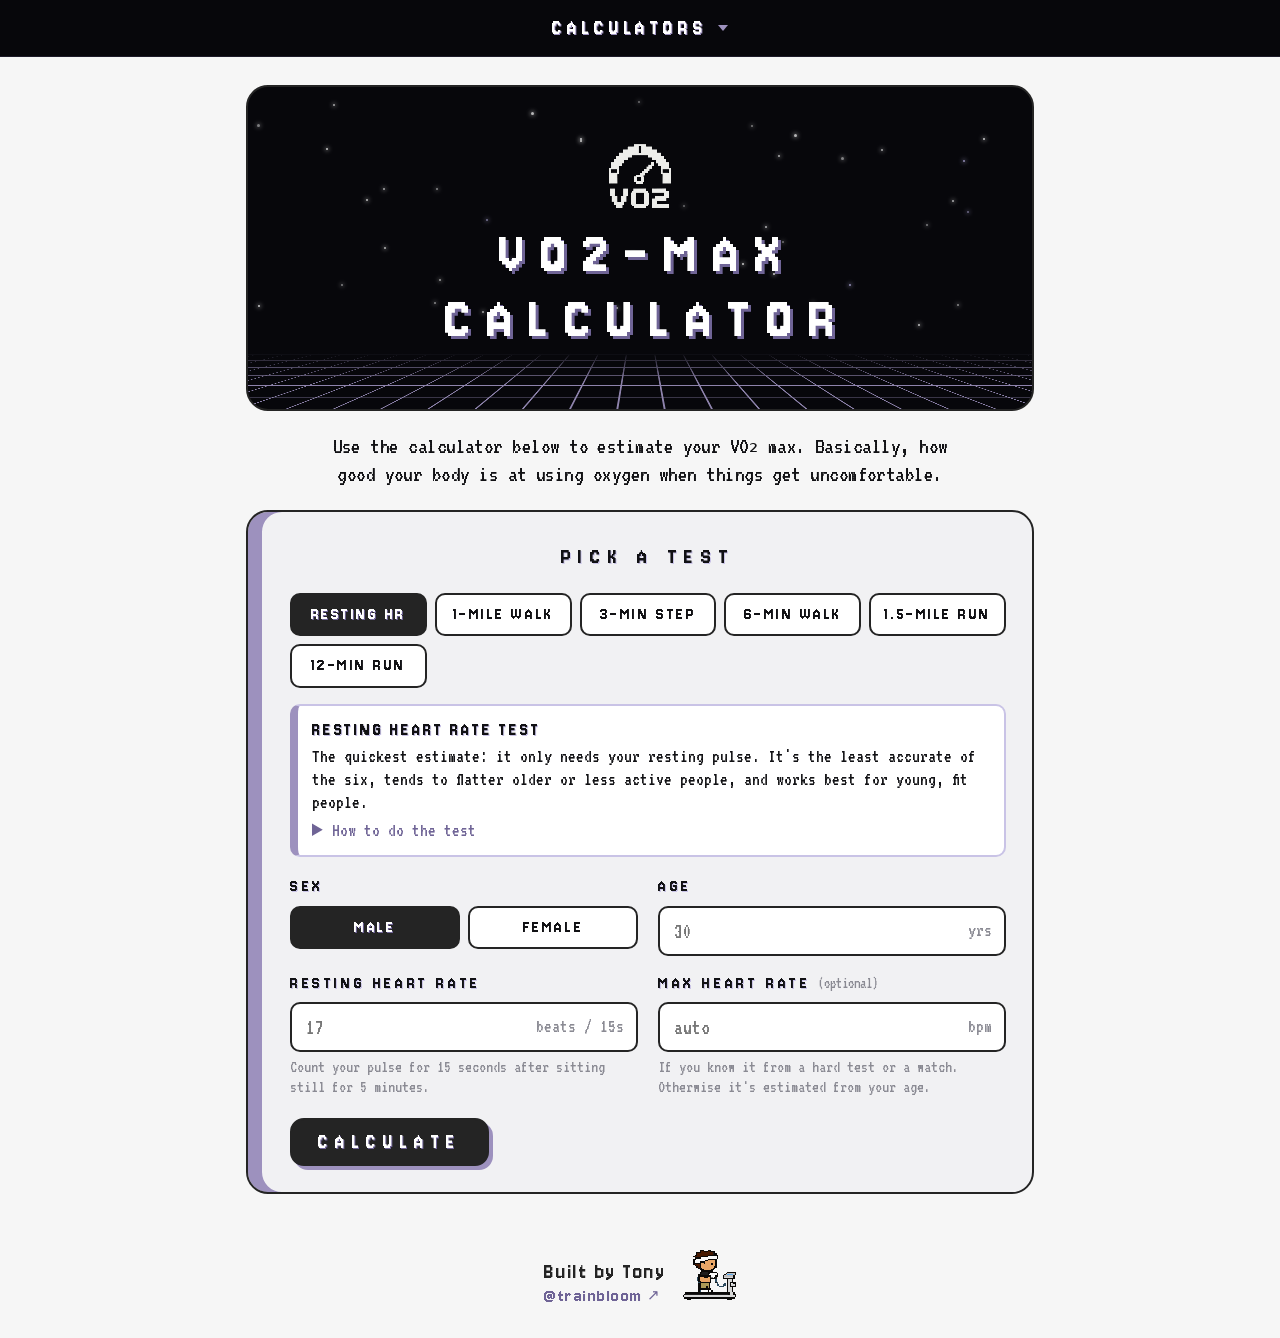
<file: vo2-max-calculator/index.html>
<!doctype html>
<html lang="en">
<head>
  <meta charset="utf-8">
  <meta name="viewport" content="width=device-width, initial-scale=1">
  <title>VO2 MAX CALCULATOR | Bodymath.io</title>
  <meta name="description" content="Estimate your VO2 max with 6 field tests (resting heart rate, Rockport walk, step test, 6-minute walk, 1.5-mile run, Cooper run), plus your rating, percentile and fitness age.">
  <link rel="canonical" href="https://www.trainbloom.com/vo2-max-calculator/">
  <link rel="icon" href="/assets/img/favicon-32.png?v=3" sizes="32x32">
  <link rel="apple-touch-icon" href="/assets/img/favicon.png?v=3">
  <link rel="preload" href="/assets/fonts/jersey10-400.woff2" as="font" type="font/woff2" crossorigin>
  <link rel="preload" href="/assets/fonts/vt323-400.woff2" as="font" type="font/woff2" crossorigin>
  <link rel="preload" href="/assets/fonts/poppins-400.woff2" as="font" type="font/woff2" crossorigin>
  <link rel="stylesheet" href="/assets/css/fonts.css">
  <script>/* Hold the page until fonts and icons are ready, then fade it in once (max 1.5s). */
  (function(h){h.classList.add("loading");window.bloomShow=function(){if(!h.classList.contains("loading"))return;h.classList.remove("loading");document.dispatchEvent(new Event("bloom:shown"))};setTimeout(function(){window.bloomShow()},1500)})(document.documentElement);</script>
  <link rel="stylesheet" href="/assets/css/site.css">
</head>
<body>
  <main class="wrap">
    <header class="hero sm">
      <img class="px" src="/assets/icons/vo2.png" alt="" height="64">
      <h1>VO2-Max<br>Calculator</h1>
    </header>
    <p class="lede">Use the calculator below to estimate your VO₂ max. Basically, how good your body is at using oxygen when things get uncomfortable.</p>

    <form class="calc" id="form" novalidate>
      <h2>Pick a test</h2>
      <div class="field full" style="margin-bottom:16px">
        <div class="seg multi" data-name="method">
          <button data-value="rest" aria-pressed="true">Resting HR</button>
          <button data-value="walk1">1-mile walk</button>
          <button data-value="step">3-min step</button>
          <button data-value="walk6">6-min walk</button>
          <button data-value="run15">1.5-mile run</button>
          <button data-value="cooper">12-min run</button>
        </div>
      </div>

      <div class="test-info" id="test-info"></div>

      <div class="fields">
        <div class="field">
          <span class="label">Sex</span>
          <div class="seg" data-name="sex">
            <button data-value="m" aria-pressed="true">Male</button>
            <button data-value="f">Female</button>
          </div>
        </div>
        <div class="field">
          <label for="age">Age</label>
          <div class="unit-wrap"><input type="number" id="age" inputmode="numeric" min="15" max="90" placeholder="30"><span class="u">yrs</span></div>
        </div>
        <div class="field full" data-method="walk1 walk6">
          <span class="label">Units</span>
          <div class="seg" data-name="units" data-remember>
            <button data-value="imperial" aria-pressed="true">lb / miles</button>
            <button data-value="metric">kg / km</button>
          </div>
        </div>
        <div class="field full" data-method="cooper">
          <span class="label">Distance unit</span>
          <div class="seg" data-name="distunit">
            <button data-value="mi" aria-pressed="true">Miles</button>
            <button data-value="km">Km</button>
          </div>
        </div>
        <div class="field" data-method="walk1 walk6">
          <label for="weight">Weight</label>
          <div class="unit-wrap"><input type="number" id="weight" inputmode="decimal" min="0" placeholder="170"><span class="u" data-wu>lb</span></div>
        </div>

        <div class="field" data-method="rest walk6">
          <label for="rhr">Resting heart rate</label>
          <div class="unit-wrap"><input type="number" id="rhr" inputmode="numeric" min="5" max="40" placeholder="17"><span class="u">beats / 15s</span></div>
          <div class="hint">Count your pulse for 15 seconds after sitting still for 5 minutes.</div>
        </div>
        <div class="field" data-method="rest">
          <label for="mhr">Max heart rate <span style="text-transform:none;color:var(--muted);letter-spacing:0;text-shadow:none;font-family:var(--mono);font-size:16px">(optional)</span></label>
          <div class="unit-wrap"><input type="number" id="mhr" inputmode="numeric" min="120" max="230" placeholder="auto"><span class="u">bpm</span></div>
          <div class="hint">If you know it from a hard test or a watch. Otherwise it's estimated from your age.</div>
        </div>

        <div class="field full" data-method="walk1">
          <span class="label">Time to walk 1 mile</span>
          <div class="row">
            <div class="unit-wrap"><input type="number" id="w1-min" inputmode="numeric" min="0" placeholder="15" aria-label="Minutes"><span class="u">min</span></div>
            <div class="unit-wrap"><input type="number" id="w1-sec" inputmode="numeric" min="0" max="59" placeholder="0" aria-label="Seconds"><span class="u">sec</span></div>
          </div>
        </div>
        <div class="field full" data-method="walk1">
          <label for="w1-hr">Heart rate at the finish</label>
          <div class="unit-wrap"><input type="number" id="w1-hr" inputmode="numeric" min="5" max="60" placeholder="30"><span class="u">beats / 15s</span></div>
        </div>

        <div class="field full" data-method="step">
          <label for="st-hr">Heart rate right after stepping</label>
          <div class="unit-wrap"><input type="number" id="st-hr" inputmode="numeric" min="5" max="60" placeholder="30"><span class="u">beats / 15s</span></div>
        </div>

        <div class="field" data-method="walk6">
          <label for="w6-d">Distance walked in 6 minutes</label>
          <div class="unit-wrap"><input type="number" id="w6-d" inputmode="decimal" min="0" step="0.01" placeholder="0.4"><span class="u" data-du>mi</span></div>
        </div>

        <div class="field full" data-method="run15">
          <span class="label">Time to cover 1.5 miles (2.4 km)</span>
          <div class="row">
            <div class="unit-wrap"><input type="number" id="r15-min" inputmode="numeric" min="0" placeholder="12" aria-label="Minutes"><span class="u">min</span></div>
            <div class="unit-wrap"><input type="number" id="r15-sec" inputmode="numeric" min="0" max="59" placeholder="0" aria-label="Seconds"><span class="u">sec</span></div>
          </div>
        </div>

        <div class="field full" data-method="cooper">
          <label for="c-d">Distance covered in 12 minutes</label>
          <div class="unit-wrap"><input type="number" id="c-d" inputmode="decimal" min="0" step="0.01" placeholder="1.5"><span class="u" id="c-du">mi</span></div>
        </div>
      </div>
      <div class="actions"><button class="btn" type="submit">Calculate</button></div>

      <div class="results" id="results" hidden aria-live="polite">
        <div class="big">
          <div class="k">Estimated VO₂ max</div>
          <div class="v"><span id="r-vo2"></span> <small>ml/kg/min</small></div>
          <div class="s" id="r-rating"></div>
        </div>
        <div class="meter">
          <div class="meter-track">
            <span style="background:#ffffff"></span><span style="background:#e9e6f3"></span><span style="background:#c9c3e6"></span><span style="background:#b3a9d4"></span><span style="background:#9d91be"></span>
            <i class="meter-pin" id="r-pin"></i>
          </div>
          <div class="meter-labels"><span>Poor</span><span>Fair</span><span>Good</span><span>Excellent</span><span>Superior</span></div>
        </div>
        <div class="stats">
          <div class="stat hl"><div class="k">Fitness age</div><div class="v" id="r-fitage"></div><div class="s" id="r-fitage-s"></div></div>
          <div class="stat"><div class="k">Percentile</div><div class="v" id="r-pct"></div><div class="s">vs. people your age and sex</div></div>
        </div>
        <p class="note" id="r-method"></p>

        <h2>VO₂ max by age</h2>
        <div class="tbl-wrap">
          <table class="tbl">
            <thead><tr><th>Rating</th><th>20–29</th><th>30–39</th><th>40–49</th><th>50–59</th><th>60–69</th><th>70–79</th></tr></thead>
            <tbody id="r-norms"></tbody>
          </table>
        </div>
        <p class="note">Minimum VO₂ max (ml/kg/min) for each rating. Superior = 95th percentile, Excellent = 80th, Good = 60th, Fair = 40th. Norms from the American College of Sports Medicine (ACSM), based on Cooper Institute data.</p>
      </div>
    </form>
  </main>

  <script src="/assets/js/layout.js"></script>
  <script src="/assets/js/calc.js"></script>
  <script>
    (function () {
      var B = Bloom;
      var TESTS = {
        rest: {
          name: "Resting Heart Rate Test",
          about: "The quickest estimate: it only needs your resting pulse. It's the least accurate of the six, tends to flatter older or less active people, and works best for young, fit people.",
          how: ["Sit or lie down and relax for 5 minutes.", "Find your pulse on your wrist or neck.", "Count the beats for 15 seconds and enter that number."],
          cite: "Uth et al. (2004): VO₂ max = 15.3 × max HR ÷ resting HR. Max HR is estimated with Tanaka et al. (2001): 208 − 0.7 × age, unless you enter your own."
        },
        walk1: {
          name: "Rockport 1-Mile Walk Test",
          about: "Great if you don't run. It's fairly accurate for average and lower fitness levels, but it usually underestimates people who are already very fit.",
          how: ["Warm up with a few minutes of easy walking.", "Walk 1 mile as fast as you can without breaking into a run.", "As soon as you finish, count your pulse for 15 seconds.", "Enter your time and that pulse count."],
          cite: "Kline et al. (1987), the Rockport equation: 132.853 − 0.0769 × weight (lb) − 0.3877 × age + 6.315 × sex (male = 1, female = 0) − 3.2649 × time (min) − 0.1565 × finishing heart rate (bpm)."
        },
        step: {
          name: "Queens College 3-Minute Step Test",
          about: "Doable at home with a step and a metronome app. It's moderately accurate and less reliable at the very top and bottom of the fitness range.",
          how: ["Find a step about 16 inches (41 cm) high.", "Set a metronome to 96 bpm for men or 88 bpm for women.", "Step up-up-down-down in time with the beat for 3 minutes.", "Stop, wait 5 seconds, then count your pulse for 15 seconds and enter it."],
          cite: "McArdle et al. (1972): men = 111.33 − 0.42 × heart rate (bpm); women = 65.81 − 0.1847 × heart rate (bpm)."
        },
        walk6: {
          name: "6-Minute Walk Test",
          about: "Best for older adults or anyone returning to exercise. Fit people will usually be underestimated because the walk isn't hard enough to show their full capacity.",
          how: ["Use a track or a running app to measure distance.", "Walk as far as you can in 6 minutes at a pace you can keep up.", "Enter the distance, plus your resting pulse taken before the walk."],
          cite: "Burr et al. (2011), healthy adults: 70.161 + 0.023 × distance (m) − 0.276 × weight (kg) − 6.79 × sex (male = 0, female = 1) − 0.193 × resting HR (bpm) − 0.191 × age."
        },
        run15: {
          name: "1.5-Mile Run Test",
          about: "A well-validated test for recreational runners and reasonably fit people, as long as you truly push the pace.",
          how: ["Warm up for a few minutes.", "Run (or run-walk) 1.5 miles as fast as you can, using a track or app to measure distance.", "Enter your finishing time."],
          cite: "Standard 1.5-mile run equation: VO₂ max = 3.5 + 483 ÷ time (min)."
        },
        cooper: {
          name: "Cooper 12-Minute Run Test",
          about: "One of the most accurate field tests, and also the hardest. Pace it so you're completely spent at 12 minutes.",
          how: ["Warm up for a few minutes.", "Run as far as you can in exactly 12 minutes, using a track or app to measure distance.", "Enter the distance."],
          cite: "Cooper (1968): VO₂ max = (distance in meters − 504.9) ÷ 44.73."
        }
      };

      // ACSM norms (Cooper Institute data): [superior 95th, excellent 80th, good 60th, fair 40th]
      var AGES = [20, 30, 40, 50, 60, 70];
      var NORMS = {
        m: [[55.4, 51.1, 45.4, 41.7], [54.0, 48.3, 44.0, 40.5], [52.5, 46.4, 42.4, 38.5], [48.9, 43.4, 39.2, 35.6], [45.7, 39.5, 35.5, 32.3], [42.1, 36.7, 32.3, 29.4]],
        f: [[49.6, 43.9, 39.5, 36.1], [47.4, 42.4, 37.8, 34.4], [45.3, 39.7, 36.3, 33.0], [41.1, 36.7, 33.0, 30.1], [37.8, 33.0, 30.0, 27.5], [36.7, 30.9, 28.1, 25.9]]
      };
      var RATINGS = ["Poor", "Fair", "Good", "Excellent", "Superior"];

      var info = document.getElementById("test-info");
      var method = B.seg("method", function (m) {
        B.$$("[data-method]").forEach(function (el) { el.hidden = el.dataset.method.split(" ").indexOf(m) < 0; });
        var t = TESTS[m];
        info.innerHTML = '<p class="t-name">' + t.name + "</p><p>" + t.about + "</p>" +
          '<details><summary>How to do the test</summary><ol>' + t.how.map(function (h) { return "<li>" + h + "</li>"; }).join("") + "</ol></details>";
        document.getElementById("results").hidden = true;
      });
      var sex = B.seg("sex");
      var units = B.unitSystem(function (v) { document.querySelector("[data-du]").textContent = v === "metric" ? "km" : "mi"; });
      var distunit = B.seg("distunit", function (v) { document.getElementById("c-du").textContent = v; });
      var form = document.getElementById("form");

      function mins(idM, idS) { var m = B.num(idM), s = B.num(idS); return (m > 0 ? m : 0) + (s > 0 ? s : 0) / 60; }

      form.addEventListener("submit", function (e) {
        e.preventDefault();
        var m = method(), s = sex(), age = B.num("age"), metric = units() === "metric";
        var lb = metric ? B.num("weight") * B.LB_PER_KG : B.num("weight"), kg = lb / B.LB_PER_KG;
        var vo2, err = "";
        if (!(age > 0)) err = "Please enter your age.";

        if (!err && m === "rest") {
          var rhr = B.num("rhr") * 4, mhr = B.num("mhr");
          if (!(rhr > 0)) err = "Please enter your resting heart rate.";
          vo2 = 15.3 * ((mhr > 0 ? mhr : 208 - 0.7 * age)) / rhr;
        } else if (!err && m === "walk1") {
          var t = mins("w1-min", "w1-sec"), hr = B.num("w1-hr") * 4;
          if (!(lb > 0 && t > 0 && hr > 0)) err = "Please enter your weight, walk time and finishing heart rate.";
          vo2 = 132.853 - 0.0769 * lb - 0.3877 * age + 6.315 * (s === "m" ? 1 : 0) - 3.2649 * t - 0.1565 * hr;
        } else if (!err && m === "step") {
          var shr = B.num("st-hr") * 4;
          if (!(shr > 0)) err = "Please enter your heart rate after stepping.";
          vo2 = s === "m" ? 111.33 - 0.42 * shr : 65.81 - 0.1847 * shr;
        } else if (!err && m === "walk6") {
          var d = B.num("w6-d"), r6 = B.num("rhr") * 4;
          if (!(lb > 0 && d > 0 && r6 > 0)) err = "Please enter your weight, distance and resting heart rate.";
          var meters = d * (metric ? 1000 : 1609.34);
          vo2 = 70.161 + 0.023 * meters - 0.276 * kg - 6.79 * (s === "f" ? 1 : 0) - 0.193 * r6 - 0.191 * age;
        } else if (!err && m === "run15") {
          var rt = mins("r15-min", "r15-sec");
          if (!(rt > 0)) err = "Please enter your 1.5-mile time.";
          vo2 = 3.5 + 483 / rt;
        } else if (!err) {
          var cd = B.num("c-d");
          if (!(cd > 0)) err = "Please enter the distance you covered.";
          vo2 = (cd * (distunit() === "mi" ? 1609.34 : 1000) - 504.9) / 44.73;
        }
        if (!B.error(form, err)) return;
        if (!(vo2 > 5 && vo2 < 100)) { B.error(form, "That result doesn't look right. Double-check your numbers."); return; }

        // rating for this age/sex
        var bi = Math.max(0, Math.min(5, Math.floor((age - 20) / 10)));
        var band = NORMS[s][bi];
        var idx = band.filter(function (t) { return vo2 >= t; }).length;          // 0 poor … 4 superior
        // percentile: interpolate between known points (40, 60, 80, 95), assume ~20th at fair-(good-fair)
        var pts = [[band[3] - (band[2] - band[3]), 20], [band[3], 40], [band[2], 60], [band[1], 80], [band[0], 95]];
        var pct;
        if (vo2 <= pts[0][0]) pct = Math.max(1, 20 * vo2 / pts[0][0]);
        else if (vo2 >= band[0]) pct = Math.min(99, 95 + 4 * (vo2 - band[0]) / (band[0] * 0.1));
        else for (var i = 0; i < 4; i++) if (vo2 >= pts[i][0] && vo2 <= pts[i + 1][0]) pct = pts[i][1] + (pts[i + 1][1] - pts[i][1]) * (vo2 - pts[i][0]) / (pts[i + 1][0] - pts[i][0]);

        // fitness age: the age whose median (≈ midway between 40th and 60th percentile) matches your VO2 max
        var med = NORMS[s].map(function (b, k) { return [AGES[k] + 5, (b[2] + b[3]) / 2]; });
        var fit;
        if (vo2 >= med[0][1]) fit = "Under 25";
        else if (vo2 <= med[5][1]) fit = "75+";
        else for (var j = 0; j < 5; j++) if (vo2 <= med[j][1] && vo2 >= med[j + 1][1])
          fit = Math.round(med[j][0] + 10 * (med[j][1] - vo2) / (med[j][1] - med[j + 1][1]));

        document.getElementById("r-vo2").textContent = vo2.toFixed(1);
        document.getElementById("r-rating").textContent = RATINGS[idx] + " for a " + (s === "m" ? "man" : "woman") + " aged " + (AGES[bi]) + "–" + (AGES[bi] + 9);
        var lo = [pts[0][0], band[3], band[2], band[1], band[0]][idx], hi = [band[3], band[2], band[1], band[0], band[0] * 1.12][idx];
        document.getElementById("r-pin").style.left = ((idx + Math.max(0, Math.min(1, (vo2 - lo) / (hi - lo)))) / 5 * 100) + "%";
        document.getElementById("r-fitage").textContent = fit;
        var diff = typeof fit === "number" ? fit - age : null;
        document.getElementById("r-fitage-s").textContent = diff === null ? "Based on average VO₂ max by age" :
          (diff <= -1 ? Math.abs(diff) + " years younger than you" : diff >= 1 ? diff + " years older than you" : "Right on your real age");
        var pr = Math.round(pct), suf = (pr % 100 >= 11 && pr % 100 <= 13) ? "th" : ["th", "st", "nd", "rd"][pr % 10] || "th";
        document.getElementById("r-pct").textContent = pr + suf;
        document.getElementById("r-method").textContent = TESTS[m].cite;
        document.getElementById("r-norms").innerHTML = [0, 1, 2, 3].map(function (k) {
          return "<tr><td>" + RATINGS[4 - k] + "</td>" + NORMS[s].map(function (b, a) {
            return "<td" + (a === bi && 4 - k === idx ? ' class="hl"' : a !== bi ? ' class="oa"' : "") + ">" + b[k].toFixed(1) + "</td>";
          }).join("") + "</tr>";
        }).join("") + "<tr><td>Poor</td>" + NORMS[s].map(function (b, a) { return "<td" + (a === bi && idx === 0 ? ' class="hl"' : a !== bi ? ' class="oa"' : "") + ">&lt; " + b[3].toFixed(1) + "</td>"; }).join("") + "</tr>";
        // header: hide the other age groups on phones too
        Array.prototype.forEach.call(document.getElementById("r-norms").parentNode.querySelectorAll("thead th"), function (th, i) { th.classList.toggle("oa", i > 0 && i - 1 !== bi); });

        B.show(document.getElementById("results"));
      });
    })();
  </script>
</body>
</html>
</file>
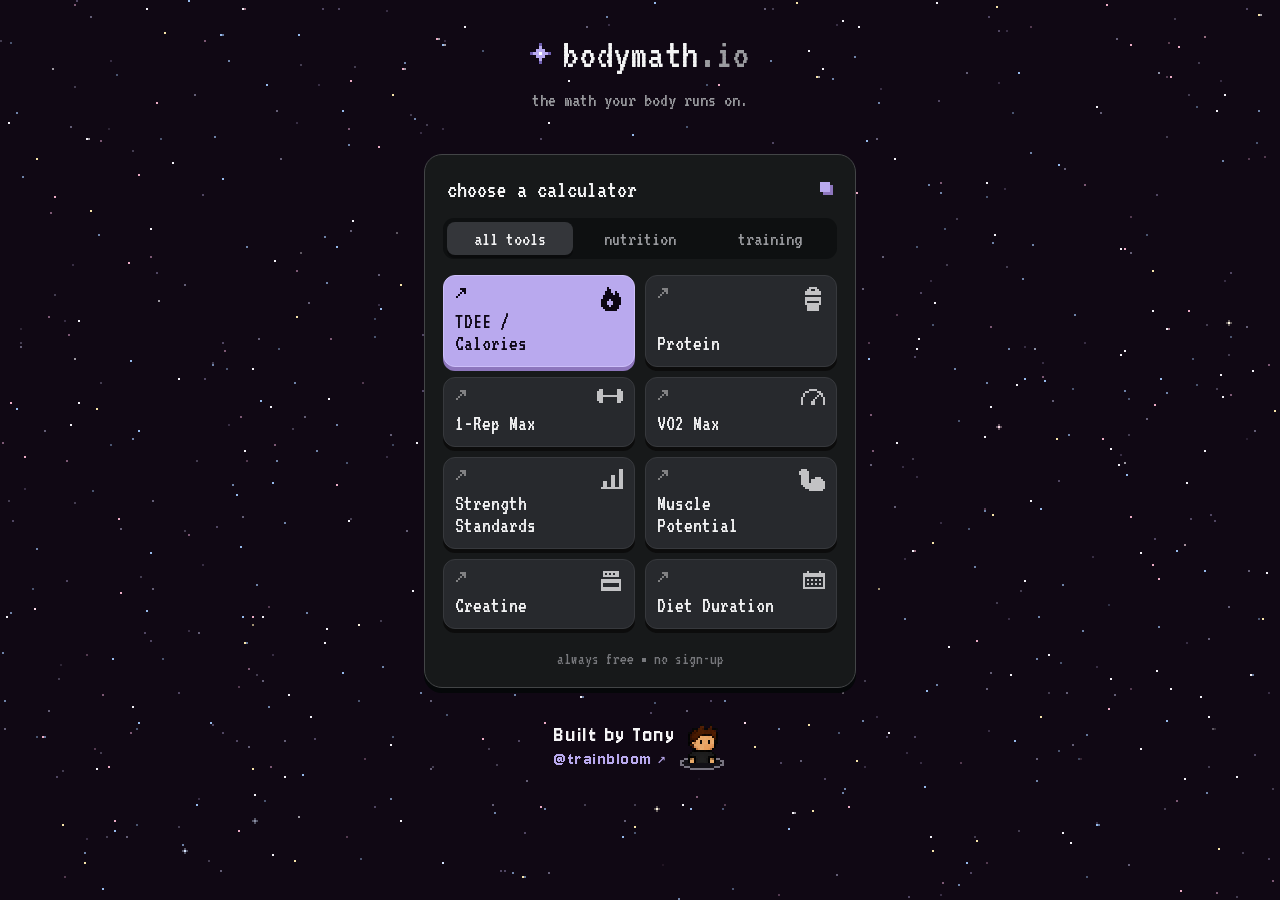
<file: lab/space/index.html>
<!doctype html>
<html lang="en">
<head>
  <meta charset="utf-8">
  <meta name="viewport" content="width=device-width, initial-scale=1, viewport-fit=cover">
  <title>bodymath.io | lab: space</title>
  <!-- Test page only: not linked from the site, kept out of search. -->
  <meta name="robots" content="noindex, nofollow">
  <meta name="theme-color" content="#100814">
  <link rel="icon" href="/assets/img/favicon-32.png?v=2" sizes="32x32">
  <link rel="preload" href="/assets/fonts/vt323-400.woff2" as="font" type="font/woff2" crossorigin>
  <link rel="preload" href="/assets/fonts/jersey10-400.woff2" as="font" type="font/woff2" crossorigin>
  <style>
    @font-face {
      font-family: "Jersey 10";
      src: url(/assets/fonts/jersey10-400.woff2) format("woff2");
      font-weight: 400;
      font-style: normal;
      font-display: block;
    }
    @font-face {
      font-family: "VT323";
      src: url(/assets/fonts/vt323-400.woff2) format("woff2");
      font-weight: 400;
      font-style: normal;
      font-display: block;
    }
    :root {
      --bg: #100814;            /* the sky */
      --text: #f4f4f5;
      --muted: #9a9b9f;
      --dim: #77787c;
      --panel: #17191a;         /* neutral greys for the menu, so it isn't purple on purple */
      --panel-edge: #434547;
      --panel-lip: #050709;
      --track: #0e1011;
      --tab: #34363a;
      --tab-lip: #0a0b0c;
      --tile: #27292d;
      --tile-edge: #37393d;
      --tile-hover: #4b4d52;
      --tile-lip: #0c0c0c;
      --arrow: #818183;
      --icon: #c2c2c4;
      --accent: #b9a9ee;
      --accent-edge: #cdbffa;
      --accent-lip: #8d76bd;
      --accent-ink: #0d0614;
      --fs-xs: 16.667px;
      --fs-s: 20px;
      --fs-m: 22px;
      --fs-l: 25px;
      --fs-xl: 41.667px;
    }
    * { box-sizing: border-box; }
    html { background: var(--bg); -webkit-text-size-adjust: 100%; }
    body {
      margin: 0;
      min-height: 100vh;
      background: var(--bg);
      color: var(--text);
      font-family: "VT323", "Courier New", monospace;
      font-size: var(--fs-m);
      line-height: 1.1;
      -webkit-tap-highlight-color: transparent;
    }
    html.loading body { opacity: 0; }
    body { transition: opacity .35s ease; }

    #sky {
      position: fixed;
      top: 0;
      left: 0;
      width: 100vw;
      height: 100vh;
      height: 100lvh;
      display: block;
      z-index: 0;
      pointer-events: none;
    }

    main {
      position: relative;
      z-index: 1;
      max-width: 480px;
      margin: 0 auto;
      padding: max(34px, env(safe-area-inset-top)) 24px 0;
    }

    .brand { text-align: center; }
    .brand h1 {
      margin: 0;
      font-size: var(--fs-xl);
      font-weight: 400;
      line-height: 1;
      letter-spacing: 0;
      display: inline-flex;
      align-items: center;
      gap: 12px;
    }
    .brand h1 svg { flex: none; display: block; margin-top: -2px; }
    .brand .io { color: var(--muted); }
    .brand p {
      margin: 14px 0 0;
      color: var(--muted);
      font-size: var(--fs-s);
      line-height: 1;
    }

    .panel {
      margin-top: 44px;
      background: var(--panel);
      border: 1px solid var(--panel-edge);
      border-radius: 18px;
      padding: 22px 18px 20px;
      box-shadow: 0 5px 0 var(--panel-lip);
    }
    .ph {
      display: flex;
      align-items: center;
      justify-content: space-between;
      padding: 0 4px;
    }
    .ph h2 {
      margin: 0;
      font-size: var(--fs-l);
      font-weight: 400;
      line-height: 1;
    }
    .sq {
      width: 10px;
      height: 10px;
      background: var(--accent);
      box-shadow: 3px 3px 0 var(--accent-lip);
      margin: -4px 3px 0 0;
      flex: none;
    }

    .tabs {
      display: flex;
      gap: 4px;
      margin: 16px 0 16px;
      padding: 4px;
      background: var(--track);
      border-radius: 11px;
    }
    .tab {
      flex: 1 1 0;
      appearance: none;
      border: 0;
      margin: 0;
      padding: 7px 2px 6px;
      border-radius: 8px;
      background: transparent;
      color: var(--muted);
      font: inherit;
      font-size: var(--fs-s);
      line-height: 1;
      white-space: nowrap;
      cursor: pointer;
      transition: color .15s;
    }
    .tab:hover { color: var(--text); }
    .tab[aria-selected="true"] {
      background: var(--tab);
      color: var(--text);
      box-shadow: 0 3px 0 var(--tab-lip);
    }
    .tab:focus-visible, .tile:focus-visible { outline: 2px solid var(--accent); outline-offset: 2px; }

    .tiles {
      display: grid;
      grid-template-columns: 1fr 1fr;
      gap: 10px;
      padding-bottom: 4px;
    }
    .tile {
      position: relative;
      display: flex;
      flex-direction: column;
      justify-content: flex-end;
      min-height: 70px;
      padding: 34px 11px 12px;
      border-radius: 12px;
      background: var(--tile);
      border: 1px solid var(--tile-edge);
      box-shadow: 0 4px 0 var(--tile-lip);
      color: var(--text);
      text-decoration: none;
      font-size: var(--fs-m);
      line-height: 1;
      transition: transform .08s ease, box-shadow .08s ease, border-color .15s;
    }
    .tile .ar { position: absolute; top: 12px; left: 12px; color: var(--arrow); display: block; }
    .tile .ic { position: absolute; top: 11px; right: 11px; color: var(--icon); display: block; }
    .tile:hover { border-color: var(--tile-hover); }
    .tile:active { transform: translateY(3px); box-shadow: 0 1px 0 var(--tile-lip); }
    .tile.hot {
      background: var(--accent);
      border-color: var(--accent-edge);
      box-shadow: 0 4px 0 var(--accent-lip);
      color: var(--accent-ink);
    }
    .tile.hot .ar, .tile.hot .ic { color: var(--accent-ink); }
    .tile.hot:active { box-shadow: 0 1px 0 var(--accent-lip); }
    .tile[hidden] { display: none; }

    .foot {
      margin: 18px 0 0;
      text-align: center;
      color: var(--dim);
      font-size: var(--fs-xs);
      line-height: 1;
    }
    .foot i {
      display: inline-block;
      width: 4px;
      height: 4px;
      margin: 0 8px;
      vertical-align: 2px;
      background: var(--dim);
    }

    /* Shared footer with pixel me (built by /assets/js/layout.js). Same geometry as site.css, night colours. */
    .site-footer { position: relative; z-index: 1; text-align: center; padding: 34px 16px 40px; }
    .site-footer p { margin: 2px 0; }
    .site-footer .by-wrap { position: relative; display: inline-block; padding-right: 50px; }
    .site-footer .peek-clip { position: absolute; left: 0; right: -60px; bottom: calc(100% - 11px); height: 140px; overflow: hidden; pointer-events: none; }
    .site-footer .peek-clip.free { overflow: visible; }
    .site-footer .peek-hole { position: absolute; display: none; width: 44px; height: 14px; background: url(/assets/img/peek-hole.png) 0 0 / 300% 100% no-repeat; image-rendering: pixelated; }
    .site-footer .peek { position: absolute; left: 0; bottom: -1px; width: 44px; height: 54px; opacity: 0; }
    .site-footer .peek-guy { width: 44px; height: 54px; background: url(/assets/img/peek-me.png) 0 0 / 600% 100% no-repeat; image-rendering: pixelated; }
    .site-footer .peek-guy.flip { transform: scaleX(-1); }
    .site-footer .peek-shadow {
      position: absolute; right: 12px; bottom: calc(100% - 25px); width: 24px; height: 3px; border-radius: 50%;
      background: rgba(0, 0, 0, .55); transform: scaleX(0); transition: transform .2s ease-out;
    }
    .site-footer .peek-shadow.on { transform: scaleX(1); }
    .site-footer .by { position: relative; z-index: 1; display: flex; flex-direction: column; align-items: flex-start; margin: 0; font-family: "Jersey 10", "VT323", monospace; line-height: 1.15; text-align: left; }
    .site-footer .by-name { font-size: 22px; letter-spacing: .08em; color: var(--text); }
    .site-footer .by-ig { font-size: 19px; letter-spacing: .08em; color: var(--accent); text-decoration: none; display: inline-flex; align-items: center; gap: 4px; }
    .site-footer .by-ig:hover { color: var(--text); }
    .site-footer .by-arrow { font-size: 15px; }
  </style>
  <script>/* fade in once the pixel font is ready (max 1.5s) */
  (function(h){h.classList.add("loading");var done=function(){h.classList.remove("loading")};setTimeout(done,1500);if(document.fonts&&document.fonts.load){Promise.all([document.fonts.load('22px "VT323"'),document.fonts.load('22px "Jersey 10"')]).then(done,done)}})(document.documentElement);</script>
</head>
<body>
  <canvas id="sky" aria-hidden="true"></canvas>
  <main>
    <header class="brand">
      <h1><svg width="21" height="21" viewBox="0 0 7 7" shape-rendering="crispEdges" aria-hidden="true"><path fill="#6e5eae" d="M3 0h1v1h-1zM0 3h1v1h-1zM6 3h1v1h-1zM3 6h1v1h-1z"/><path fill="#b9abf1" d="M3 1h1v1h-1zM2 2h1v1h-1zM3 2h1v1h-1zM4 2h1v1h-1zM1 3h1v1h-1zM2 3h1v1h-1zM4 3h1v1h-1zM5 3h1v1h-1zM2 4h1v1h-1zM3 4h1v1h-1zM4 4h1v1h-1zM3 5h1v1h-1z"/><path fill="#ffffff" d="M3 3h1v1h-1z"/></svg><span data-clear>bodymath<span class="io">.io</span></span></h1>
      <p><span data-clear>the math your body runs on.</span></p>
    </header>

    <section class="panel" aria-labelledby="pick">
      <div class="ph">
        <h2 id="pick">choose a calculator</h2>
        <span class="sq" aria-hidden="true"></span>
      </div>

      <div class="tabs" role="tablist" aria-label="Filter calculators">
        <button class="tab" role="tab" aria-selected="true" data-f="all">all tools</button>
        <button class="tab" role="tab" aria-selected="false" data-f="nutrition">nutrition</button>
        <button class="tab" role="tab" aria-selected="false" data-f="training">training</button>
      </div>

      <nav class="tiles" aria-label="Calculators">
        <a class="tile hot" data-c="nutrition" href="/calorie-calculator-tdee/"><svg class="ar" width="10" height="10" viewBox="0 0 5 5" shape-rendering="crispEdges" aria-hidden="true"><path fill="currentColor" d="M2 0h3v1h-3zM3 1h2v1h-2zM2 2h1v1h-1zM4 2h1v1h-1zM1 3h1v1h-1zM0 4h1v1h-1z"/></svg><svg class="ic" width="24" height="24" viewBox="0 0 12 12" shape-rendering="crispEdges" aria-hidden="true"><path fill="currentColor" d="M4 0h1v1h-1zM4 1h2v1h-2zM3 2h3v1h-3zM8 2h1v1h-1zM3 3h4v1h-4zM8 3h2v1h-2zM2 4h8v1h-8zM2 5h9v1h-9zM1 6h4v1h-4zM6 6h5v1h-5zM1 7h3v1h-3zM7 7h4v1h-4zM1 8h3v1h-3zM7 8h4v1h-4zM1 9h4v1h-4zM6 9h4v1h-4zM2 10h8v1h-8zM3 11h6v1h-6z"/></svg>TDEE /<br>Calories</a>
        <a class="tile" data-c="nutrition" href="/protein-calculator-1/"><svg class="ar" width="10" height="10" viewBox="0 0 5 5" shape-rendering="crispEdges" aria-hidden="true"><path fill="currentColor" d="M2 0h3v1h-3zM3 1h2v1h-2zM2 2h1v1h-1zM4 2h1v1h-1zM1 3h1v1h-1zM0 4h1v1h-1z"/></svg><svg class="ic" width="24" height="24" viewBox="0 0 12 12" shape-rendering="crispEdges" aria-hidden="true"><path fill="currentColor" d="M4 0h4v1h-4zM3 1h2v1h-2zM7 1h2v1h-2zM2 2h8v1h-8zM2 3h8v1h-8zM2 5h8v1h-8zM2 6h8v1h-8zM2 7h1v1h-1zM9 7h1v1h-1zM2 8h8v1h-8zM3 9h6v1h-6zM3 10h6v1h-6zM3 11h6v1h-6z"/></svg>Protein</a>
        <a class="tile" data-c="training" href="/1-rep-max-calculator/"><svg class="ar" width="10" height="10" viewBox="0 0 5 5" shape-rendering="crispEdges" aria-hidden="true"><path fill="currentColor" d="M2 0h3v1h-3zM3 1h2v1h-2zM2 2h1v1h-1zM4 2h1v1h-1zM1 3h1v1h-1zM0 4h1v1h-1z"/></svg><svg class="ic" width="26" height="14" viewBox="0 0 13 7" shape-rendering="crispEdges" aria-hidden="true"><path fill="currentColor" d="M1 0h2v1h-2zM10 0h2v1h-2zM0 1h3v1h-3zM10 1h3v1h-3zM0 2h3v1h-3zM10 2h3v1h-3zM0 3h13v1h-13zM0 4h3v1h-3zM10 4h3v1h-3zM0 5h3v1h-3zM10 5h3v1h-3zM1 6h2v1h-2zM10 6h2v1h-2z"/></svg>1-Rep Max</a>
        <a class="tile" data-c="training" href="/vo2-max-calculator/"><svg class="ar" width="10" height="10" viewBox="0 0 5 5" shape-rendering="crispEdges" aria-hidden="true"><path fill="currentColor" d="M2 0h3v1h-3zM3 1h2v1h-2zM2 2h1v1h-1zM4 2h1v1h-1zM1 3h1v1h-1zM0 4h1v1h-1z"/></svg><svg class="ic" width="24" height="16" viewBox="0 0 12 8" shape-rendering="crispEdges" aria-hidden="true"><path fill="currentColor" d="M4 0h4v1h-4zM2 1h2v1h-2zM8 1h2v1h-2zM1 2h1v1h-1zM9 2h2v1h-2zM1 3h1v1h-1zM8 3h1v1h-1zM10 3h1v1h-1zM0 4h1v1h-1zM7 4h1v1h-1zM11 4h1v1h-1zM0 5h1v1h-1zM6 5h1v1h-1zM11 5h1v1h-1zM0 6h1v1h-1zM5 6h2v1h-2zM11 6h1v1h-1zM0 7h1v1h-1zM5 7h2v1h-2zM11 7h1v1h-1z"/></svg>VO2 Max</a>
        <a class="tile" data-c="training" href="/strength-standards-calculator/"><svg class="ar" width="10" height="10" viewBox="0 0 5 5" shape-rendering="crispEdges" aria-hidden="true"><path fill="currentColor" d="M2 0h3v1h-3zM3 1h2v1h-2zM2 2h1v1h-1zM4 2h1v1h-1zM1 3h1v1h-1zM0 4h1v1h-1z"/></svg><svg class="ic" width="22" height="20" viewBox="0 0 11 10" shape-rendering="crispEdges" aria-hidden="true"><path fill="currentColor" d="M9 0h2v1h-2zM9 1h2v1h-2zM9 2h2v1h-2zM5 3h2v1h-2zM9 3h2v1h-2zM5 4h2v1h-2zM9 4h2v1h-2zM5 5h2v1h-2zM9 5h2v1h-2zM1 6h2v1h-2zM5 6h2v1h-2zM9 6h2v1h-2zM1 7h2v1h-2zM5 7h2v1h-2zM9 7h2v1h-2zM1 8h2v1h-2zM5 8h2v1h-2zM9 8h2v1h-2zM0 9h11v1h-11z"/></svg>Strength<br>Standards</a>
        <a class="tile" data-c="training" href="/muscle-gain-potential-calculator/"><svg class="ar" width="10" height="10" viewBox="0 0 5 5" shape-rendering="crispEdges" aria-hidden="true"><path fill="currentColor" d="M2 0h3v1h-3zM3 1h2v1h-2zM2 2h1v1h-1zM4 2h1v1h-1zM1 3h1v1h-1zM0 4h1v1h-1z"/></svg><svg class="ic" width="28" height="22" viewBox="0 0 14 11" shape-rendering="crispEdges" aria-hidden="true"><path fill="currentColor" d="M2 0h3v1h-3zM1 1h5v1h-5zM1 2h5v1h-5zM2 3h4v1h-4zM2 4h4v1h-4zM9 4h3v1h-3zM2 5h4v1h-4zM7 5h6v1h-6zM2 6h4v1h-4zM7 6h7v1h-7zM2 7h12v1h-12zM3 8h11v1h-11zM4 9h10v1h-10zM6 10h7v1h-7z"/></svg>Muscle<br>Potential</a>
        <a class="tile" data-c="nutrition" href="/creatine-calculator/"><svg class="ar" width="10" height="10" viewBox="0 0 5 5" shape-rendering="crispEdges" aria-hidden="true"><path fill="currentColor" d="M2 0h3v1h-3zM3 1h2v1h-2zM2 2h1v1h-1zM4 2h1v1h-1zM1 3h1v1h-1zM0 4h1v1h-1z"/></svg><svg class="ic" width="24" height="20" viewBox="0 0 12 10" shape-rendering="crispEdges" aria-hidden="true"><path fill="currentColor" d="M2 0h8v1h-8zM2 1h1v1h-1zM4 1h1v1h-1zM6 1h1v1h-1zM8 1h2v1h-2zM2 2h8v1h-8zM1 4h10v1h-10zM1 5h10v1h-10zM1 6h1v1h-1zM10 6h1v1h-1zM1 7h1v1h-1zM10 7h1v1h-1zM1 8h10v1h-10zM1 9h10v1h-10z"/></svg>Creatine</a>
        <a class="tile" data-c="nutrition" href="/how-long-should-i-diet-calculator/"><svg class="ar" width="10" height="10" viewBox="0 0 5 5" shape-rendering="crispEdges" aria-hidden="true"><path fill="currentColor" d="M2 0h3v1h-3zM3 1h2v1h-2zM2 2h1v1h-1zM4 2h1v1h-1zM1 3h1v1h-1zM0 4h1v1h-1z"/></svg><svg class="ic" width="22" height="18" viewBox="0 0 11 9" shape-rendering="crispEdges" aria-hidden="true"><path fill="currentColor" d="M2 0h1v1h-1zM8 0h1v1h-1zM0 1h11v1h-11zM0 2h11v1h-11zM0 3h1v1h-1zM10 3h1v1h-1zM0 4h1v1h-1zM2 4h1v1h-1zM4 4h1v1h-1zM6 4h1v1h-1zM8 4h1v1h-1zM10 4h1v1h-1zM0 5h1v1h-1zM10 5h1v1h-1zM0 6h1v1h-1zM2 6h1v1h-1zM4 6h1v1h-1zM6 6h1v1h-1zM8 6h1v1h-1zM10 6h1v1h-1zM0 7h1v1h-1zM10 7h1v1h-1zM0 8h11v1h-11z"/></svg>Diet Duration</a>
      </nav>

      <p class="foot">always free<i></i>no sign-up</p>
    </section>
  </main>

  <script>
  // Tabs: filter the tiles.
  (function () {
    var tabs = document.querySelectorAll(".tab");
    var tiles = document.querySelectorAll(".tile");
    tabs.forEach(function (t) {
      t.addEventListener("click", function () {
        var f = t.getAttribute("data-f");
        tabs.forEach(function (o) { o.setAttribute("aria-selected", o === t ? "true" : "false"); });
        tiles.forEach(function (el) { el.hidden = f !== "all" && el.getAttribute("data-c") !== f; });
      });
    });
  })();

  // Pixel starfield. Every star sits on a 2px art grid; stars twinkle by stepping
  // between a few fixed brightness levels (no smooth glow), a few "+" sparkles
  // grow and shrink their arms, and three depth layers drift at different speeds
  // when you scroll, so the sky reads as one continuous place behind the page.
  (function () {
    var cv = document.getElementById("sky");
    var cx = cv.getContext("2d", { alpha: false });
    var P = 2;                     // CSS px per art pixel
    var TW = 1100, TH = 900;       // the star field repeats every TW x TH art pixels (2200 x 1800 CSS px)
    var BG = [16, 8, 20];
    var GRID = [12, 6, 15];
    var still = window.matchMedia && window.matchMedia("(prefers-reduced-motion: reduce)").matches;

    var seed = 1127;
    function rnd() {
      seed |= 0; seed = seed + 0x6D2B79F5 | 0;
      var t = Math.imul(seed ^ seed >>> 15, 1 | seed);
      t = t + Math.imul(t ^ t >>> 7, 61 | t) ^ t;
      return ((t ^ t >>> 14) >>> 0) / 4294967296;
    }
    function mix(c, k) { // blend colour c toward the background, k = 1 full colour
      return "rgb(" + Math.round(BG[0] + (c[0] - BG[0]) * k) + "," + Math.round(BG[1] + (c[1] - BG[1]) * k) + "," + Math.round(BG[2] + (c[2] - BG[2]) * k) + ")";
    }
    function shades(c) { return [mix(c, 1), mix(c, .62), mix(c, .34), mix(c, .16)]; }

    // star colours sampled from the reference: white, pale pink, pale yellow, ice blue, blue grey, dusty mauve, grey
    var BRIGHT = [[244, 241, 248], [236, 172, 198], [247, 228, 170], [150, 186, 236]];
    var DIM = [[110, 130, 168], [124, 88, 116], [100, 94, 118], [80, 70, 98]];
    var B = BRIGHT.map(shades), D = DIM.map(shades);
    function pick(arr, w) { var r = rnd() * w.reduce(function (a, b) { return a + b; }), i = 0; while ((r -= w[i]) > 0) i++; return arr[i]; }

    // three layers: far (many dim stars, barely move), mid, near (brighter, sparkles)
    var LAYERS = [
      { speed: .08, n: 1500, bright: .14 },
      { speed: .2,  n: 850,  bright: .45 },
      { speed: .38, n: 420,  bright: .8  }
    ];
    LAYERS.forEach(function (L) {
      L.stars = [];
      for (var i = 0; i < L.n; i++) {
        var br = rnd() < L.bright;
        var s = {
          x: Math.floor(rnd() * TW),
          y: Math.floor(rnd() * TH),
          c: br ? pick(B, [5, 2, 2, 3]) : pick(D, [3, 2, 3, 3]),
          tw: rnd() < (br ? .55 : .3) ? 2400 + rnd() * 5200 : 0,
          ph: rnd() * 8000,
          base: br ? 0 : (rnd() < .5 ? 1 : 0)
        };
        if (br && rnd() < .1) s.d = pick(B, [2, 3, 1, 2]); // a few side-by-side double stars
        L.stars.push(s);
      }
      L.sparks = [];
    });
    // plus-shaped sparkles live on the mid and near layers
    var SPARK = [[255, 247, 226], [214, 228, 255], [255, 222, 236]];
    [1, 2].forEach(function (li) {
      for (var i = 0; i < (li === 1 ? 22 : 16); i++) {
        var col = SPARK[Math.floor(rnd() * SPARK.length)];
        LAYERS[li].sparks.push({
          x: 3 + Math.floor(rnd() * (TW - 6)),
          y: 3 + Math.floor(rnd() * (TH - 6)),
          s: shades(col),
          per: 3200 + rnd() * 4200,
          ph: rnd() * 7000,
          big: li === 2 && rnd() < .6
        });
      }
    });

    // brightness level for a twinkling star: mostly full, with a short stepped dip
    function level(s, t) {
      if (!s.tw || still) return s.base;
      var u = ((t + s.ph) % s.tw) / s.tw;
      if (u < .05) return Math.min(3, s.base + 1);
      if (u < .11) return Math.min(3, s.base + 2);
      if (u < .16) return Math.min(3, s.base + 1);
      return s.base;
    }
    // arm length + centre shade for a sparkle over its cycle
    var ARM = [1, 2, 2, 2, 1];
    function sparkState(k, t) {
      if (still) return [1, 0];
      var u = ((t + k.ph) % k.per) / k.per;
      if (u < .25) { var a = ARM[Math.floor(u / .05)]; return [k.big ? a : Math.min(a, 1), 0]; }
      return [k.big ? 1 : 0, u > .6 ? 1 : 0];
    }

    var W = 0, H = 0, dpr = 1, cols = 0, rows = 0, cell = 2, gridPat = null;
    function size() {
      dpr = Math.min(window.devicePixelRatio || 1, 3);
      var w = cv.clientWidth, h = cv.clientHeight;
      var nw = Math.round(w * dpr), nh = Math.round(h * dpr);
      if (nw === W && nh === H) return false;
      W = cv.width = nw; H = cv.height = nh;
      cell = P * dpr;
      cols = Math.ceil(w / P) + 1; rows = Math.ceil(h / P) + 1;
      // faint pixel grid like the reference (only where a cell is at least 4 device px)
      gridPat = null;
      var c = Math.round(cell);
      if (c >= 4 && Math.abs(c - cell) < .01) {
        var g = document.createElement("canvas"); g.width = g.height = c;
        var gx = g.getContext("2d");
        gx.fillStyle = "rgb(" + BG + ")"; gx.fillRect(0, 0, c, c);
        gx.fillStyle = "rgb(" + GRID + ")"; gx.fillRect(c - 1, 0, 1, c); gx.fillRect(0, c - 1, c, 1);
        gridPat = cx.createPattern(g, "repeat");
      }
      return true;
    }
    function px(x, y) { // art pixel -> device rect, snapped so neighbours never gap or overlap
      var x0 = Math.round(x * cell), y0 = Math.round(y * cell);
      cx.fillRect(x0, y0, Math.round((x + 1) * cell) - x0, Math.round((y + 1) * cell) - y0);
    }
    function mod(a, n) { return ((a % n) + n) % n; }

    // keep stars out from behind the title + tagline so none lands on a letter or reads as punctuation
    var clears = [], holes = [], dirty = true;
    function measure() {
      var sy = window.scrollY || 0;
      clears = [].map.call(document.querySelectorAll("[data-clear], .site-footer .by-wrap"), function (el) {
        var r = el.getBoundingClientRect();
        return [r.left, r.top + sy, r.right, r.bottom + sy];
      });
      dirty = true;
    }
    function blocked(x, y) {
      for (var i = 0; i < holes.length; i++) {
        var h = holes[i];
        if (x >= h[0] && x <= h[2] && y >= h[1] && y <= h[3]) return true;
      }
      return false;
    }

    function draw(t) {
      cx.fillStyle = gridPat || "rgb(" + BG + ")";
      cx.fillRect(0, 0, W, H);
      var sy = window.scrollY || 0;
      holes = clears.map(function (c) {
        return [Math.floor(c[0] / P) - 2, Math.floor((c[1] - sy) / P) - 1, Math.ceil(c[2] / P) + 1, Math.ceil((c[3] - sy) / P)];
      });
      for (var li = 0; li < LAYERS.length; li++) {
        var L = LAYERS[li];
        var oy = Math.round(sy * L.speed / P);
        var i, s, x, y, k;
        for (i = 0; i < L.stars.length; i++) {
          s = L.stars[i];
          var lv = -1;
          for (x = s.x, k = 0; x < cols; x += TW, k++) {
            y = mod(s.y - oy + k * 377, TH);   // copies past 2200px wide shift down so they never line up
            if (y >= rows || blocked(x, y)) continue;
            if (lv < 0) lv = level(s, t);
            cx.fillStyle = s.c[lv]; px(x, y);
            if (s.d) { cx.fillStyle = s.d[Math.min(3, lv + 1)]; px(x + 1, y); }
          }
        }
        for (i = 0; i < L.sparks.length; i++) {
          k = L.sparks[i];
          y = mod(k.y - oy, TH);
          if (y >= rows + 3) continue;
          var st = sparkState(k, t), arm = st[0];
          for (x = k.x; x < cols + 3; x += TW) {
            if (blocked(x - 2, y) || blocked(x + 2, y) || blocked(x, y - 2) || blocked(x, y + 2)) continue;
            if (arm >= 1) {
              cx.fillStyle = k.s[arm >= 2 ? 1 : 2];
              px(x - 1, y); px(x + 1, y); px(x, y - 1); px(x, y + 1);
            }
            if (arm >= 2) {
              cx.fillStyle = k.s[3];
              px(x - 2, y); px(x + 2, y); px(x, y - 2); px(x, y + 2);
            }
            cx.fillStyle = k.s[st[1]]; px(x, y);
          }
        }
      }
    }

    var lastStep = -1, lastY = -1;
    function frame(now) {
      var step = still ? 0 : Math.floor(now / 110);   // twinkles move in ~9 steps a second, like sprite frames
      var y = window.scrollY || 0;
      if (dirty || step !== lastStep || y !== lastY) {
        lastStep = step; lastY = y; dirty = false;
        draw(step * 110);
      }
      requestAnimationFrame(frame);
    }
    size();
    measure();
    if (document.fonts && document.fonts.ready) document.fonts.ready.then(measure);
    window.addEventListener("load", measure);
    window.addEventListener("resize", function () { size(); measure(); });
    requestAnimationFrame(frame);
  })();
  </script>
  <script src="/assets/js/layout.js"></script>
</body>
</html>
</file>
<file: assets/css/fonts.css>
/* Self-hosted Google Fonts (latin subset). */
@font-face {
  font-family: 'Jersey 10';
  font-style: normal;
  font-weight: 400;
  font-display: block;
  src: url(/assets/fonts/jersey10-400.woff2) format('woff2');
  unicode-range: U+0000-00FF, U+0131, U+0152-0153, U+02BB-02BC, U+02C6, U+02DA, U+02DC, U+0304, U+0308, U+0329, U+2000-206F, U+20AC, U+2122, U+2191, U+2193, U+2212, U+2215, U+FEFF, U+FFFD;
}
@font-face {
  font-family: 'Poppins';
  font-style: italic;
  font-weight: 300;
  font-display: block;
  src: url(/assets/fonts/poppins-300i.woff2) format('woff2');
  unicode-range: U+0000-00FF, U+0131, U+0152-0153, U+02BB-02BC, U+02C6, U+02DA, U+02DC, U+0304, U+0308, U+0329, U+2000-206F, U+20AC, U+2122, U+2191, U+2193, U+2212, U+2215, U+FEFF, U+FFFD;
}
@font-face {
  font-family: 'Poppins';
  font-style: normal;
  font-weight: 300;
  font-display: block;
  src: url(/assets/fonts/poppins-300.woff2) format('woff2');
  unicode-range: U+0000-00FF, U+0131, U+0152-0153, U+02BB-02BC, U+02C6, U+02DA, U+02DC, U+0304, U+0308, U+0329, U+2000-206F, U+20AC, U+2122, U+2191, U+2193, U+2212, U+2215, U+FEFF, U+FFFD;
}
@font-face {
  font-family: 'Poppins';
  font-style: normal;
  font-weight: 400;
  font-display: block;
  src: url(/assets/fonts/poppins-400.woff2) format('woff2');
  unicode-range: U+0000-00FF, U+0131, U+0152-0153, U+02BB-02BC, U+02C6, U+02DA, U+02DC, U+0304, U+0308, U+0329, U+2000-206F, U+20AC, U+2122, U+2191, U+2193, U+2212, U+2215, U+FEFF, U+FFFD;
}
@font-face {
  font-family: 'Poppins';
  font-style: normal;
  font-weight: 500;
  font-display: block;
  src: url(/assets/fonts/poppins-500.woff2) format('woff2');
  unicode-range: U+0000-00FF, U+0131, U+0152-0153, U+02BB-02BC, U+02C6, U+02DA, U+02DC, U+0304, U+0308, U+0329, U+2000-206F, U+20AC, U+2122, U+2191, U+2193, U+2212, U+2215, U+FEFF, U+FFFD;
}
@font-face {
  font-family: 'Poppins';
  font-style: normal;
  font-weight: 600;
  font-display: block;
  src: url(/assets/fonts/poppins-600.woff2) format('woff2');
  unicode-range: U+0000-00FF, U+0131, U+0152-0153, U+02BB-02BC, U+02C6, U+02DA, U+02DC, U+0304, U+0308, U+0329, U+2000-206F, U+20AC, U+2122, U+2191, U+2193, U+2212, U+2215, U+FEFF, U+FFFD;
}
@font-face {
  font-family: 'Poppins';
  font-style: normal;
  font-weight: 700;
  font-display: block;
  src: url(/assets/fonts/poppins-700.woff2) format('woff2');
  unicode-range: U+0000-00FF, U+0131, U+0152-0153, U+02BB-02BC, U+02C6, U+02DA, U+02DC, U+0304, U+0308, U+0329, U+2000-206F, U+20AC, U+2122, U+2191, U+2193, U+2212, U+2215, U+FEFF, U+FFFD;
}
@font-face {
  font-family: 'VT323';
  font-style: normal;
  font-weight: 400;
  font-display: block;
  src: url(/assets/fonts/vt323-400.woff2) format('woff2');
  unicode-range: U+0000-00FF, U+0131, U+0152-0153, U+02BB-02BC, U+02C6, U+02DA, U+02DC, U+0304, U+0308, U+0329, U+2000-206F, U+20AC, U+2122, U+2191, U+2193, U+2212, U+2215, U+FEFF, U+FFFD;
}
</file>
<file: assets/css/site.css>
/* Trainbloom — shared styles (matches the hoo.be/trainbloom card look) */

:root {
  --bg: #f6f6f6;          /* page background */
  --card: #f1f1f3;        /* card fill */
  --paper: #ffffff;
  --ink: #242424;         /* outlines, dark fills */
  --text: #111114;
  --ink-soft: #4a4a52;
  --muted: #8a8a93;
  --line: #e2e2e8;
  --lav: #9d91be;         /* card stripe */
  --lav-dark: #6f6496;
  --lav-line: #c9c3e6;    /* soft lavender outlines */
  --lav-soft: #e9e6f3;
  --night: #07070b;

  /* legacy names used inline by pages */
  --pink: var(--lav-soft);
  --pink-strong: var(--lav);
  --purple: var(--lav);
  --purple-dark: var(--lav-dark);
  --purple-soft: var(--lav-soft);
  --panel: var(--card);

  --r-lg: 22px;
  --r-md: 14px;
  --r-sm: 10px;
  --pixel: "Jersey 10", "VT323", "Courier New", monospace;
  --mono: "VT323", "Courier New", monospace; /* thin pixel type for small accessory text */
  --sans: "Poppins", system-ui, -apple-system, "Segoe UI", sans-serif;
  --track: .32em;
  --px-shadow: 1px 1px 0 var(--lav-line);
}

* { box-sizing: border-box; }
html { -webkit-text-size-adjust: 100%; background: var(--bg); }
/* First load: the page waits (hidden) until fonts and icons are in, then fades up once. */
html.loading main, html.loading .site-header, html.loading .site-footer { opacity: 0; }
body {
  margin: 0;
  background: var(--bg);
  color: var(--text);
  font-family: var(--sans);
  font-weight: 400;
  line-height: 1.6;
  min-height: 100vh;
  display: flex;
  flex-direction: column;
}
main { flex: 1; }
img { max-width: 100%; height: auto; display: block; }
a { color: inherit; }
.px { image-rendering: pixelated; }

.wrap { width: 100%; max-width: 820px; margin: 0 auto; padding: 0 16px; }

/* pixel label type */
.pxt {
  font-family: var(--pixel); font-weight: 400; text-transform: uppercase;
  letter-spacing: var(--track); text-shadow: var(--px-shadow);
}

/* ---------- Header ---------- */
.site-header { position: sticky; top: 0; z-index: 50; background: var(--night); border-bottom: 1px solid #1d1b29; }
.site-header .bar {
  max-width: 1100px; margin: 0 auto; padding: 0 16px;
  height: 56px; display: flex; align-items: center; justify-content: center; gap: 16px;
}
.logo {
  font-family: var(--pixel); color: #fff; text-decoration: none; font-size: 26px; line-height: 1;
  letter-spacing: var(--track); text-shadow: 2px 2px 0 var(--lav);
}
.nav { position: relative; }
.nav-toggle {
  font-family: var(--pixel); font-size: 22px; letter-spacing: .22em; text-transform: uppercase;
  color: #fff; background: none; border: 0; cursor: pointer; padding: 8px 4px;
  display: flex; align-items: center; gap: 10px; text-shadow: 1px 1px 0 var(--lav);
}
.nav-toggle::after {
  content: ""; width: 0; height: 0;
  border-left: 5px solid transparent; border-right: 5px solid transparent; border-top: 6px solid var(--lav);
  transition: transform .15s;
}
.nav.open .nav-toggle::after { transform: rotate(180deg); }
.nav-menu {
  display: none; position: absolute; left: 50%; transform: translateX(-50%); top: calc(100% + 10px);
  background: var(--card); border: 2px solid var(--ink); border-radius: var(--r-md); overflow: hidden;
  min-width: 270px; list-style: none; margin: 0; padding: 6px 0 6px 10px;
  box-shadow: inset 10px 0 0 var(--lav), 0 10px 30px rgba(0,0,0,.25);
}
.nav.open .nav-menu { display: block; }
.nav-menu a {
  display: block; padding: 8px 16px; text-decoration: none; color: var(--text);
  font-family: var(--pixel); font-size: 19px; letter-spacing: .2em; text-transform: uppercase;
}
.nav-menu a:hover, .nav-menu a:focus-visible, .nav-menu a[aria-current="page"] { background: var(--lav-soft); outline: none; }
.nav-menu .nav-home { border-bottom: 1px dashed var(--lav-line); margin-bottom: 4px; padding-bottom: 4px; }
.nav-menu .nav-home a { color: var(--lav-dark); }

/* ---------- Synthwave hero (from the Book List / Lifting cards) ---------- */
.hero {
  position: relative; overflow: hidden; isolation: isolate;
  background: var(--night); color: #fff; text-align: center;
  border: 2px solid var(--ink); border-radius: var(--r-lg);
  margin: 28px auto 22px; padding: 42px 20px 96px;
}
.hero::before { /* stars */
  content: ""; position: absolute; inset: 0; z-index: -2; opacity: .85;
  background-image:
    radial-gradient(1px 1px at 12% 18%, #fff 50%, transparent 51%),
    radial-gradient(1px 1px at 27% 62%, #fff 50%, transparent 51%),
    radial-gradient(1px 1px at 41% 30%, #cfc8ff 50%, transparent 51%),
    radial-gradient(1px 1px at 58% 12%, #fff 50%, transparent 51%),
    radial-gradient(1.5px 1.5px at 66% 48%, #fff 50%, transparent 51%),
    radial-gradient(1px 1px at 79% 26%, #fff 50%, transparent 51%),
    radial-gradient(1px 1px at 88% 58%, #cfc8ff 50%, transparent 51%),
    radial-gradient(1px 1px at 6% 46%, #fff 50%, transparent 51%),
    radial-gradient(1.5px 1.5px at 34% 8%, #fff 50%, transparent 51%),
    radial-gradient(1px 1px at 94% 10%, #fff 50%, transparent 51%),
    radial-gradient(1px 1px at 50% 55%, #fff 50%, transparent 51%),
    radial-gradient(1px 1px at 72% 70%, #fff 50%, transparent 51%);
  background-size: 260px 160px;
}
.hero::after { /* perspective grid */
  content: ""; position: absolute; z-index: -1; left: -50%; right: -50%; bottom: -2px; height: 210px;
  background-image:
    linear-gradient(var(--lav) 2px, transparent 2px),
    linear-gradient(90deg, var(--lav) 2px, transparent 2px);
  background-size: 48px 34px; background-position: center bottom;
  transform: perspective(260px) rotateX(62deg); transform-origin: bottom center;
  -webkit-mask-image: linear-gradient(to top, #000 35%, transparent 100%);
          mask-image: linear-gradient(to top, #000 35%, transparent 100%);
  opacity: .9;
}
.hero .px { width: auto; height: 64px; margin: 0 auto 14px; filter: invert(1); }
.hero .px.ico-dumbbell { height: 44px; margin-top: 10px; margin-bottom: 24px; }   /* wide icon: shorter, same overall footprint */
.hero .px.ico-bars { height: 50px; margin-top: 10px; margin-bottom: 18px; }   /* 13x10 pixel grid, drawn at exactly 5x */
.hero h1 {
  margin: 0; font-family: var(--pixel); font-weight: 400; text-transform: uppercase;
  font-size: clamp(30px, 7vw, 54px); line-height: 1.05; letter-spacing: .26em; margin-right: -.26em;
  text-shadow: 3px 3px 0 var(--lav-dark);
}
.hero p { margin: 12px 0 0; color: #c9c6d8; font-size: 15px; }
/* Home hero: one figure with three stats either side, animated by hero.js. The art is a 640×480
   canvas (.hero-stage) centred in the banner; on wide screens the banner is wider than the canvas
   and the extra space is just stars. Title sizes are in cqw so they scale with the banner. */
.hero-art {
  container-type: inline-size; padding: 0; aspect-ratio: 1100 / 520;
  width: min(1100px, calc(100vw - 32px)); left: 50%; transform: translateX(-50%);
}
.hero-art::after { display: none; }
.hero-stage { position: absolute; inset: 0; z-index: 2; width: 100%; height: 100%; }
.hero-stage text { font-family: var(--pixel); letter-spacing: 3px; }
.hero-stage .hs-l { fill: #b9aef0; font-size: 21px; }
.hero-stage .hs-v { fill: #e6e1f5; font-size: 32px; }
.hero-stage .hs-u { font-size: 19px; fill: #b8b3cc; }
.hero-stage .hl { fill: none; stroke: #b9aef0; stroke-width: 2.6; stroke-linecap: round; stroke-dasharray: 0.1 7; opacity: .72; }
.hero-stage .hlm { fill: none; stroke: #fff; stroke-width: 10; }
.hero-stage .hd circle { fill: #d6ccff; }
.hero-stage .hd .hd-glow { fill: #9d91be; opacity: .35; }
.hero-stage .hd-dots { opacity: .8; }   /* soft, to sit with the faded figure */
.hero-stage .hm-fig { fill: var(--night); stroke: #c9c1ee; stroke-width: 1px; stroke-linejoin: round; opacity: .78; }
.hp-track { fill: #2a2838; }
.hp-fill { fill: #9d91be; }
.hero-copy {
  position: absolute; inset: 0; z-index: 3; pointer-events: none;
  display: flex; flex-direction: column; align-items: center; justify-content: flex-start;
  padding-top: 2.6cqw;
}
.hero-art h1 { font-size: 5.4cqw; letter-spacing: .26em; margin: 0 -.26em 0 0; line-height: .9; text-shadow: .3cqw .3cqw 0 var(--lav-dark); }   /* same wide, shadowed pixel type as the calculator titles */
.hero-art p { font-size: 2.15cqw; margin-top: .9cqw; color: #d3cfe3; font-weight: 300; letter-spacing: .01em; }
/* Phones: the banner takes the canvas's own 4:3 shape. */
@media (max-width: 640px) {
  .hero-art { aspect-ratio: 640 / 635; }   /* taller than the desktop canvas; hero.js spreads the art out to fill it */
  .hero-stage .hs-l { font-size: 27px; }
  .hero-stage .hs-v { font-size: 42px; }
  .hero-stage .hs-u { font-size: 24px; }
  .hero-copy { padding-top: 4.2cqw; }
  .hero-art h1 { font-size: 12.4cqw; letter-spacing: .14em; margin-right: -.14em; text-shadow: .7cqw .7cqw 0 var(--lav-dark); }
  .hero-art p { font-size: 3.4cqw; margin-top: 1.4cqw; }
}
.hero.sm { padding: 57px 16px 57px; } /* even top/bottom so the icon + title sit in the vertical middle */
.hero.sm h1 { font-size: clamp(30px, 8.6vw, 62px); }
@media (max-width: 560px) { .hero.sm h1 { letter-spacing: .18em; margin-right: -.18em; } } /* keeps "How long should" on one line */
/* Calculator headers: the icon and title stay still; the stars drift and twinkle.
   layout.js adds the star dots (.stars); without it the static stars in ::before show instead. */
.hero.has-stars::before { display: none; }
.hero .stars { position: absolute; inset: 0; z-index: -2; pointer-events: none; }
.hero .stars i {                       /* the star drifts... */
  position: absolute; width: 2px; height: 2px;
  animation: star-drift var(--t) ease-in-out var(--d) infinite;
}
.hero .stars i::after {                /* ...and a few of them sparkle: grow, glow and fade, slowly */
  content: ""; position: absolute; inset: 0; background: #fff; border-radius: 50%;
  box-shadow: 0 0 4px 1px rgba(255, 255, 255, .55);
  opacity: var(--o);
}
.hero .stars i.spark::after { animation: star-sparkle var(--s) ease-in-out var(--d) infinite; }   /* only ~10 stars sparkle */
.hero .stars i.s-lav::after { background: #cfc8ff; box-shadow: 0 0 4px 1px rgba(207, 200, 255, .6); }
.hero .stars i.s-big { width: 3px; height: 3px; }
@keyframes star-drift {
  0%, 100% { transform: translate(0, 0); }
  50% { transform: translate(var(--dx), var(--dy)); }
}
@keyframes star-sparkle {
  0%, 100% { transform: scale(.55); opacity: var(--o); }
  50% { transform: scale(1.7); opacity: 1; }
}
/* The comet: a short bright streak with a fading tail, flying "forward" along its own angle. */
.hero .stars i.comet {
  width: 44px; height: 2px; border-radius: 2px; opacity: 0;
  background: linear-gradient(90deg, rgba(207, 200, 255, 0), rgba(207, 200, 255, .5) 65%, #fff);
  transform-origin: 100% 50%;
  animation: comet 1.1s cubic-bezier(.3, .6, .5, 1) forwards;
}
.hero .stars i.comet::after { inset: -1px -1px -1px auto; width: 4px; opacity: 1; box-shadow: 0 0 6px 2px rgba(255, 255, 255, .7); }
@keyframes comet {
  0% { opacity: 0; transform: rotate(var(--a)) translateX(0); }
  15% { opacity: 1; }
  70% { opacity: .9; }
  100% { opacity: 0; transform: rotate(var(--a)) translateX(var(--len)); }
}
@media (prefers-reduced-motion: reduce) { .hero .stars i, .hero .stars i::after { animation: none; } }

.lede { text-align: center; font-family: var(--mono); font-size: 23px; line-height: 1.2; letter-spacing: .02em; margin: 0 auto 6px; max-width: 640px; }
.lede-sub { text-align: center; color: var(--muted); font-family: var(--mono); font-size: 20px; line-height: 1.15; margin: 0 auto 26px; }
.lede + .calc { margin-top: 22px; }

/* ---------- Section heading (hoo.be style) ---------- */
.section-title { text-align: center; font-family: var(--pixel); font-weight: 400; font-size: 24px; letter-spacing: var(--track); text-transform: uppercase; text-shadow: var(--px-shadow); margin: 6px 0 16px; }

/* ---------- Home cards (replicas of the hoo.be calculator cards) ---------- */
.grid { display: grid; grid-template-columns: repeat(2, minmax(0, 1fr)); gap: 16px; margin: 0 auto 30px; }
.card-link {
  position: relative; display: flex; flex-direction: column; justify-content: flex-end; gap: 12px;
  min-height: 150px; padding: 18px 44px 16px 34px; text-decoration: none; color: var(--text);
  background: var(--card); border: 2px solid var(--ink); border-radius: var(--r-lg); overflow: hidden;
  box-shadow: inset 14px 0 0 var(--lav);
  transition: transform .12s, box-shadow .12s;
}
.card-link .px { height: 52px; width: auto; align-self: flex-start; }
.card-link .t {
  font-family: var(--pixel); font-size: 26px; line-height: 1.2; text-transform: uppercase;
  letter-spacing: var(--track); text-shadow: var(--px-shadow);
}
.card-link::before { /* the little dash, top right */
  content: ""; position: absolute; top: 16px; right: 18px; width: 16px; height: 3px; background: var(--lav-line);
}
.card-link::after { /* the arrow, bottom right */
  content: "\2197"; position: absolute; right: 16px; bottom: 10px; font-size: 22px; line-height: 1; color: var(--lav-line);
}
.card-link:hover, .card-link:focus-visible {
  transform: translateY(-3px); outline: none;
  box-shadow: inset 14px 0 0 var(--lav), 0 8px 0 -2px var(--lav-line);
}
@media (max-width: 560px) {
  .grid { gap: 12px; }
  .card-link { min-height: 128px; padding: 14px 30px 12px 26px; box-shadow: inset 10px 0 0 var(--lav); border-radius: 18px; }
  .card-link:hover { box-shadow: inset 10px 0 0 var(--lav); }
  .card-link .px { height: 40px; }
  .card-link .t { font-size: 19px; letter-spacing: .2em; }
  .card-link::after { right: 10px; font-size: 18px; }
  .card-link::before { right: 12px; top: 12px; width: 12px; }
}

/* ---------- Calculator card ---------- */
.calc {
  position: relative; background: var(--card); border: 2px solid var(--ink); border-radius: var(--r-lg);
  box-shadow: inset 14px 0 0 var(--lav);
  padding: 26px 26px 26px 42px; margin: 8px 0 48px;
}
.calc h2 {
  font-family: var(--pixel); font-weight: 400; font-size: 24px; letter-spacing: var(--track);
  text-transform: uppercase; text-shadow: var(--px-shadow); margin: 0 0 16px; text-align: center;
}
.fields { display: grid; grid-template-columns: repeat(2, minmax(0,1fr)); gap: 16px 20px; }
.fields .full { grid-column: 1 / -1; }
@media (max-width: 560px) {
  .fields { grid-template-columns: 1fr; }
  .calc { padding: 20px 16px 20px 28px; box-shadow: inset 10px 0 0 var(--lav); border-radius: 18px; }
}

.field label, .field .label {
  display: block; font-family: var(--pixel); font-size: 18px; letter-spacing: .2em; line-height: 1.3;
  text-transform: uppercase; margin-bottom: 7px; color: var(--text); text-shadow: var(--px-shadow);
}
.field .hint { font-family: var(--mono); font-size: 17px; line-height: 1.15; color: var(--muted); margin-top: 5px; }
.row { display: flex; gap: 8px; }
.row > * { flex: 1; min-width: 0; }

input[type="number"], input[type="date"], select {
  width: 100%; font: inherit; font-family: var(--mono); font-weight: 400; font-size: 22px; line-height: 1.1; color: var(--text);
  padding: 11px 14px; border: 2px solid var(--ink); border-radius: var(--r-sm); background: var(--paper);
  appearance: none; -webkit-appearance: none; -moz-appearance: textfield;
}
select {
  background-image: linear-gradient(45deg, transparent 50%, var(--ink) 50%), linear-gradient(135deg, var(--ink) 50%, transparent 50%);
  background-position: calc(100% - 20px) 50%, calc(100% - 14px) 50%;
  background-size: 6px 6px; background-repeat: no-repeat; padding-right: 36px;
}
input::-webkit-outer-spin-button, input::-webkit-inner-spin-button { -webkit-appearance: none; margin: 0; }
input:focus, select:focus { outline: 3px solid var(--lav-line); outline-offset: 1px; }
.unit-wrap { position: relative; }
.unit-wrap .u { position: absolute; right: 14px; top: 50%; transform: translateY(-50%); font-family: var(--mono); font-size: 19px; color: var(--muted); pointer-events: none; }
.unit-wrap input { padding-right: 46px; }

/* segmented toggle */
.seg { display: flex; gap: 8px; }
.seg button {
  flex: 1; font-family: var(--pixel); font-size: 18px; letter-spacing: .14em; text-transform: uppercase; line-height: 1.2;
  background: var(--paper); color: var(--text); border: 2px solid var(--ink); border-radius: var(--r-sm);
  padding: 9px 8px; cursor: pointer; transition: background .1s;
}
.seg button:hover { background: var(--lav-soft); }
.seg button[aria-pressed="true"] { background: var(--ink); color: #fff; text-shadow: 1px 1px 0 var(--lav-dark); }
.seg button:focus-visible { outline: 3px solid var(--lav-line); outline-offset: 1px; }
.seg.multi { display: grid; grid-template-columns: repeat(auto-fit, minmax(118px, 1fr)); }

.btn {
  display: inline-block; font-family: var(--pixel); font-size: 22px; letter-spacing: var(--track); text-transform: uppercase;
  background: var(--ink); color: #fff; border: 2px solid var(--ink); border-radius: var(--r-md);
  padding: 10px 26px; cursor: pointer; text-decoration: none; text-shadow: 1px 1px 0 var(--lav-dark);
  box-shadow: 4px 4px 0 var(--lav); transition: transform .1s, box-shadow .1s;
}
.btn:hover { transform: translate(-1px,-1px); box-shadow: 5px 5px 0 var(--lav); }
.btn:active { transform: translate(3px,3px); box-shadow: 1px 1px 0 var(--lav); }
.actions { margin-top: 22px; display: flex; gap: 12px; flex-wrap: wrap; }

/* range slider */
input[type="range"] { width: 100%; accent-color: var(--lav-dark); height: 28px; margin: 4px 0 0; }
.range-ends { display: flex; justify-content: space-between; font-family: var(--mono); font-size: 16px; letter-spacing: .04em; color: var(--muted); }
#bf-out { color: var(--lav-dark); }

/* label with its value pushed to the right */
.field .label-row { display: flex; justify-content: space-between; align-items: baseline; gap: 10px; }
.label-row > span:last-child { color: var(--lav-dark); text-transform: none; font-size: 1.25em; letter-spacing: .08em; }
.label-row > span { white-space: nowrap; }
@media (max-width: 560px) { .field .label-row { font-size: 15px; letter-spacing: .14em; } }
.field.has-info { position: relative; }
.field.has-info > .info-pop { top: 32px; left: 0; right: 0; }
/* workout-hours slider: pixel dumbbell + 8-cell bar that fills one cell per hour */
.gym {
  display: flex; align-items: center; gap: 20px; height: 60px; padding: 0 18px; margin: 2px 0 4px;
  background: var(--paper); border: 2px solid var(--ink); border-radius: var(--r-sm);
}
.gym-icon { flex: none; width: 66px; height: 33px; fill: var(--ink); }
/* the bar is a wedge: a thin point on the left (0 hrs) growing to full height on the right (8+),
   cut with clip-path; .gym-fill inside it is the filled part. */
.gym-bar {
  flex: 1; display: flex; height: 22px; background: #e4e1ec;
  clip-path: polygon(0 100%, 100% 0, 100% 100%);
}
.gym-fill {       /* grows smoothly with the slider; lavender with fine scanlines */
  display: block; height: 100%; width: 0;
  background: repeating-linear-gradient(to bottom, var(--lav) 0 2px, #8f83b3 2px 3px);
}
.gym-fill.snap { transition: width .18s ease-out; }
@media (max-width: 560px) { .gym { height: 48px; gap: 14px; padding: 0 12px; } .gym-icon { width: 44px; height: 22px; } .gym-bar { height: 16px; } }
/* "next up" card linking to another calculator */
.next-card {
  display: block; margin-top: 26px; padding: 18px; text-decoration: none; color: inherit; text-align: center;
  background: var(--lav-soft); border: 2px solid var(--ink); border-radius: var(--r-md); box-shadow: 4px 4px 0 var(--lav);
  transition: transform .1s, box-shadow .1s;
}
.next-card:hover { transform: translate(-1px, -1px); box-shadow: 5px 5px 0 var(--lav); }
.next-k { font-family: var(--mono); font-size: 17px; color: var(--lav-dark); letter-spacing: .04em; }
.next-h { font-family: var(--pixel); font-size: 24px; letter-spacing: .14em; text-transform: uppercase; text-shadow: var(--px-shadow); margin: 2px 0 6px; }
.next-card p { font-family: var(--mono); font-size: 19px; line-height: 1.2; color: var(--ink-soft); margin: 0 auto 14px; max-width: 460px; }
.next-btn { font-size: 17px; padding: 8px 18px; letter-spacing: .14em; }
/* step slider: pixel sneakers + footprint trail */
#steps-out { color: var(--lav-dark); }
.trail {
  position: relative; height: 60px; margin: 2px 0 4px; overflow: hidden;
  background: var(--paper); border: 2px solid var(--ink); border-radius: var(--r-sm);
}
.trail::after { /* ground line */
  content: ""; position: absolute; left: 10px; right: 10px; bottom: 9px; height: 2px;
  background: repeating-linear-gradient(90deg, var(--line) 0 6px, transparent 6px 10px);
}
.trail-shoe { position: absolute; left: 10px; bottom: 11px; width: 56px; height: 30px; z-index: 1; }
.trail-prints { position: absolute; top: 0; bottom: 0; left: 80px; right: 12px; }
.trail-prints i {
  position: absolute; width: 18px; height: 6px; color: var(--lav);
  opacity: 0; transform: translateY(3px) scale(.5); transition: opacity .12s, transform .18s cubic-bezier(.3,1.8,.5,1);
}
.trail-prints i.up { top: 31px; }
.trail-prints i.down { top: 38px; }
.trail.small { height: 46px; }
.trail.small .trail-shoe { width: 42px; height: 22.5px; }
.trail.small .trail-prints { left: 62px; }
.trail.small .trail-prints i { width: 12px; height: 4px; }
.trail.small .trail-prints i.up { top: 21px; }
.trail.small .trail-prints i.down { top: 27px; }
.trail-prints svg { display: block; width: 100%; height: 100%; fill: currentColor; }
.trail-prints i.on { opacity: 1; transform: none; }
@media (prefers-reduced-motion: reduce) { .trail-prints i { transition: none; } }

/* ---------- Results ---------- */
.results { margin-top: 26px; border-top: 2px dashed var(--lav-line); padding-top: 24px; scroll-margin-top: 72px; /* clear the sticky header */ }
.results[hidden] { display: none; }
.results h2 { margin-top: 26px; }
.results > h2:first-child { margin-top: 0; }
.calc h2.h-center { text-align: center; }
.big { background: var(--paper); border: 2px solid var(--ink); border-radius: var(--r-md); padding: 18px; text-align: center; margin-bottom: 16px; }
.big .k, .stat .k { font-family: var(--pixel); font-size: 17px; letter-spacing: .2em; text-transform: uppercase; color: var(--ink-soft); text-shadow: var(--px-shadow); }
.big .v { font-family: var(--pixel); font-size: clamp(48px, 11vw, 66px); line-height: 1.05; letter-spacing: .06em; text-shadow: 3px 3px 0 var(--lav-line); }
.big .v small { font-size: .42em; color: var(--ink-soft); text-transform: uppercase; letter-spacing: .15em; text-shadow: none; }
.big .s { font-family: var(--mono); font-size: 19px; line-height: 1.15; color: var(--ink-soft); }

.stats { display: grid; grid-template-columns: repeat(auto-fit, minmax(160px, 1fr)); gap: 12px; margin-bottom: 16px; }
.stat { border: 2px solid var(--ink); border-radius: var(--r-md); padding: 12px 14px; background: var(--paper); }
/* "What's this?" button on result cards and the explanation it opens */
.stat, .big { position: relative; }
.info {
  display: inline-grid; place-items: center; width: 20px; height: 20px; margin-left: 6px; padding: 0;
  vertical-align: 2px; font-family: var(--pixel); font-size: 15px; line-height: 1; letter-spacing: 0; text-shadow: none;
  color: var(--ink); background: var(--lav-soft); border: 2px solid var(--ink); border-radius: 6px; cursor: pointer;
}
.info:hover, .info[aria-expanded="true"] { background: var(--lav); color: #fff; }
.info:focus-visible { outline: 3px solid var(--lav-line); outline-offset: 1px; }
.info-pop {
  position: absolute; z-index: 5; left: 10px; right: 10px; top: 40px; text-align: left;
  background: var(--ink); color: #f1eff8; border-radius: var(--r-sm); box-shadow: 4px 4px 0 var(--lav);
  padding: 10px 12px; font-family: var(--mono); font-size: 18px; line-height: 1.2;
  letter-spacing: .02em; text-transform: none; text-shadow: none;
}
.info-pop b { font-weight: 400; color: var(--lav-line); }
.big .info-pop { left: 18px; right: 18px; top: 46px; }
.stat .v { font-family: var(--pixel); font-size: 32px; line-height: 1.2; letter-spacing: .05em; text-transform: uppercase; }
.stat .s { font-family: var(--mono); font-size: 16px; line-height: 1.15; color: var(--muted); }
.stat.hl { background: var(--lav-soft); }
/* two stat cards that stay side by side, even on phones (protein min / max) */
.stats.pair { grid-template-columns: repeat(2, minmax(0, 1fr)); }
.stat .v small { font-size: .5em; margin-left: 4px; color: var(--ink-soft); letter-spacing: .1em; }
@media (max-width: 560px) {
  .stats.pair { gap: 10px; }
  .stats.pair .stat { padding: 10px 12px; }
  .stats.pair .k { font-size: 14px; letter-spacing: .14em; }
  .stats.pair .v { font-size: 30px; }
  .stats.pair .s { font-size: 15px; }
  .big-opt { padding: 14px 12px 12px; }
  .big-opt .v { font-size: 52px; }
}

.tbl-wrap { overflow-x: auto; -webkit-overflow-scrolling: touch; border: 2px solid var(--ink); border-radius: var(--r-md); margin: 8px 0 16px; background: var(--paper); }
table.tbl { width: 100%; border-collapse: collapse; font-family: var(--mono); font-size: 19px; line-height: 1.1; }
table.tbl th, table.tbl td { border-bottom: 1px solid var(--line); padding: 10px 12px; text-align: center; white-space: nowrap; }
table.tbl tr:last-child td { border-bottom: 0; }
table.tbl td + td, table.tbl th + th { border-left: 1px solid var(--line); }
table.tbl th { font-family: var(--pixel); font-weight: 400; font-size: 16px; letter-spacing: .16em; text-transform: uppercase; background: var(--ink); color: #fff; border-color: #3a3a3a; }
table.tbl td:first-child { text-align: left; white-space: normal; min-width: 9em; }
.lvl-sub { display: block; font-size: 16px; color: var(--muted); margin-top: 3px; }
table.tbl tr.hl .lvl-sub { color: var(--lav-dark); }
table.tbl tr.hl td, table.tbl td.hl { background: var(--lav-soft); color: var(--lav-dark); }

.meter { margin: 12px 0 18px; }
.meter-track { display: flex; height: 20px; border: 2px solid var(--ink); border-radius: 999px; position: relative; overflow: visible; background: var(--paper); }
.meter-track span { flex: 1; }
.meter-track span:first-child { border-radius: 999px 0 0 999px; }
.meter-track span:last-of-type { border-radius: 0 999px 999px 0; }
.meter-track span + span { border-left: 2px solid var(--ink); }
.meter-pin { position: absolute; top: -12px; width: 0; height: 0; border-left: 7px solid transparent; border-right: 7px solid transparent; border-top: 9px solid var(--ink); transform: translateX(-7px); }
.meter-labels { display: flex; font-family: var(--pixel); font-size: 15px; letter-spacing: .1em; text-transform: uppercase; color: var(--ink-soft); margin-top: 4px; }
.meter-labels span { flex: 1; text-align: center; }

.stack { display: flex; height: 36px; border: 2px solid var(--ink); border-radius: var(--r-sm); overflow: hidden; margin: 8px 0 8px; }
.stack > div { display: flex; align-items: center; justify-content: center; font-family: var(--pixel); font-size: 18px; letter-spacing: .08em; overflow: hidden; white-space: nowrap; }
.stack > div + div { border-left: 2px solid var(--ink); }
.legend { display: flex; flex-wrap: wrap; gap: 6px 16px; font-family: var(--mono); font-size: 18px; line-height: 1.15; color: var(--ink-soft); }
.legend i { display: inline-block; width: 12px; height: 12px; border: 1.5px solid var(--ink); border-radius: 3px; margin-right: 6px; vertical-align: -1px; }

.note { font-family: var(--mono); font-size: 17px; line-height: 1.2; color: var(--muted); margin: 12px 0 0; }
/* TDEE goal picker: goal buttons, pace slider on the left, daily target card on the right */
.goal-tabs { margin-bottom: 18px; }
.goal { display: grid; grid-template-columns: minmax(0, 1.15fr) minmax(0, 1fr); gap: 22px; align-items: center; }
.goal-k {
  font-family: var(--pixel); font-size: 18px; letter-spacing: .2em; text-transform: uppercase;
  text-shadow: var(--px-shadow); line-height: 1.2;
}
.calc .sub-h { font-family: var(--pixel); font-size: 17px; letter-spacing: .14em; text-transform: uppercase; text-align: center; text-shadow: var(--px-shadow); margin-top: 22px; }
.goal-hint { margin: 2px 0 10px; font-family: var(--mono); font-size: 18px; line-height: 1.1; color: var(--muted); }
.goal-rate { display: inline-block; margin-top: 14px; padding: 7px 18px 6px; font-family: var(--pixel); font-size: 22px; line-height: 1; letter-spacing: .1em; text-transform: uppercase; background: var(--lav-soft); border: 2px solid var(--ink); border-radius: 999px; box-shadow: 3px 3px 0 var(--lav); }
.goal-sub { font-family: var(--mono); font-size: 19px; line-height: 1.2; color: var(--ink-soft); margin: 12px 0 16px; min-height: 1.2em; }
.goal-ticks { display: flex; justify-content: space-between; margin-top: 2px; }
.goal-ticks span { flex: 1; display: flex; flex-direction: column; font-family: var(--mono); font-size: 16px; line-height: 1.1; color: var(--muted); letter-spacing: .04em; }
.goal-ticks span:first-child { text-align: left; }
.goal-ticks span:nth-child(2) { text-align: center; }
.goal-ticks span:last-child { text-align: right; }
.goal-ticks b { font-weight: 400; font-size: 19px; color: var(--text); text-transform: uppercase; letter-spacing: .08em; }
.goal-ticks i { font-style: normal; }
.goal-target {
  background: var(--lav-soft); border: 2px solid var(--ink); border-radius: var(--r-md);
  padding: 18px 16px; text-align: center; box-shadow: 4px 4px 0 var(--lav);
}
.goal-target .k { font-family: var(--pixel); font-size: 17px; letter-spacing: .2em; text-transform: uppercase; color: var(--ink-soft); text-shadow: var(--px-shadow); }
.goal-target .v { font-family: var(--pixel); font-size: clamp(52px, 12vw, 70px); line-height: 1; letter-spacing: .05em; margin-top: 6px; text-shadow: 3px 3px 0 var(--lav-line); }
.goal-target .u { font-family: var(--pixel); font-size: 16px; letter-spacing: .2em; text-transform: uppercase; color: var(--ink-soft); margin-top: 2px; }
.goal-diff { border-top: 1px solid var(--lav-line); margin-top: 12px; padding-top: 10px; font-family: var(--mono); font-size: 20px; line-height: 1.1; color: var(--ink-soft); }
.goal-target.low .v { color: #a8364b; }
.goal-target.low .goal-diff::after { content: " · under 1,200 cal, see note below"; color: #a8364b; }
.goal-foot { font-family: var(--mono); font-size: 17px; color: var(--muted); margin: 12px 0 0; }
@media (max-width: 560px) {
  .goal { grid-template-columns: 1fr; gap: 18px; }
  .goal-tabs button { font-size: 15px; letter-spacing: .08em; padding: 9px 4px; }
}
.callout { border: 2px solid var(--lav-line); border-left: 8px solid var(--lav); border-radius: var(--r-sm); background: var(--paper); padding: 12px 14px; font-family: var(--mono); font-size: 19px; line-height: 1.2; margin: 12px 0; }
.callout-tip { border-color: var(--lav-line); border-left-color: var(--lav-dark); background: var(--lav-soft); }
.pop-in { animation: pop-in .25s ease-out; }
@keyframes pop-in { from { opacity: 0; transform: translateY(-6px); } to { opacity: 1; transform: none; } }
@media (prefers-reduced-motion: reduce) { .pop-in { animation: none; } }
.chart { width: 100%; height: auto; border: 2px solid var(--ink); border-radius: var(--r-md); background: var(--paper); }

/* body fat guide */
.bf-guide { margin-top: 10px; }
.bf-guide summary { cursor: pointer; font-family: var(--mono); font-size: 19px; color: var(--lav-dark); text-decoration: underline; }
.bf-cards { display: grid; grid-template-columns: repeat(3, minmax(0, 1fr)); gap: 10px 10px; margin-top: 10px; }
.bf-card {
  position: relative; display: block; padding: 8px 6px 16px; margin-bottom: 12px; cursor: pointer; font: inherit;
  background: var(--paper); border: 2px solid var(--ink); border-radius: 12px; overflow: visible;
}
.bf-card svg { display: block; width: 100%; height: auto; }
.bf-card .r {
  position: absolute; left: 50%; bottom: -12px; transform: translateX(-50%); white-space: nowrap;
  font-family: var(--mono); font-size: 17px; line-height: 1.1; color: var(--text); background: var(--paper);
  border: 2px solid var(--ink); border-radius: 8px; padding: 1px 8px;
}
.bf-card:hover { background: var(--lav-soft); }
.bf-card[aria-pressed="true"] { background: var(--lav-soft); box-shadow: 0 0 0 3px var(--lav); }
.bf-card[aria-pressed="true"] .r { background: var(--lav); color: #fff; }
@media (max-width: 560px) { .bf-cards { gap: 8px; } .bf-card .r { font-size: 11px; padding: 1px 5px; } }

/* ---------- Article content ---------- */
.cta { text-align: center; color: var(--muted); font-family: var(--mono); font-size: 20px; margin: 0 auto 32px; max-width: 560px; }
.cta a { color: var(--lav-dark); font-weight: 500; }
hr.rule { border: 0; border-top: 1px solid var(--line); margin: 40px auto; max-width: 400px; }
.article { max-width: 700px; margin: 0 auto 56px; font-size: 15px; }
.article h2 { font-weight: 600; font-size: clamp(22px, 4vw, 26px); text-align: center; margin: 32px 0 8px; }
.article h3 { font-weight: 600; font-size: 18px; text-align: center; margin: 24px 0 8px; }
.article .subtle { text-align: center; color: var(--muted); font-style: italic; margin-top: 0; }
.article ol li { margin-bottom: 10px; }
.article .closing { text-align: center; color: var(--muted); font-style: italic; }
.article .closing p { margin: 0 0 18px; }
.article .closing a { color: var(--lav-dark); }
.article figure { margin: 20px auto; max-width: 300px; }
.article figure img { border-radius: var(--r-md); border: 2px solid var(--ink); }
/* "Learn" section under a calculator: pixel headings, thin pixel body text, cards like the results */
.learn { max-width: 760px; margin: 8px auto 56px; }
.learn-h {
  font-family: var(--pixel); font-weight: 400; font-size: clamp(26px, 6vw, 34px); letter-spacing: var(--track);
  text-transform: uppercase; text-shadow: var(--px-shadow); text-align: center; margin: 0 0 6px;
}
.learn-sub { font-family: var(--mono); font-size: 21px; line-height: 1.2; color: var(--ink-soft); text-align: center; margin: 0 0 26px; }
.learn-k {
  font-family: var(--pixel); font-size: 18px; letter-spacing: .2em; text-transform: uppercase;
  text-shadow: var(--px-shadow); margin: 0 0 10px;
}
.parts { columns: 2; column-gap: 14px; }
.part { break-inside: avoid; margin-bottom: 14px; background: var(--paper); border: 2px solid var(--ink); border-radius: var(--r-md); padding: 14px 16px; }
/* single TDEE graphic: the equation, then one bar with a typical split (colours match the parts) */
.tdee-fig { margin: 0 0 28px; background: var(--paper); border: 2px solid var(--ink); border-radius: var(--r-md); padding: 18px; }
.tf-eq { display: flex; flex-wrap: wrap; align-items: center; justify-content: center; gap: 8px; margin-bottom: 16px; }
.tf-total { font-family: var(--pixel); font-size: 30px; line-height: 1; letter-spacing: .1em; text-shadow: var(--px-shadow); }
.tf-plus { font-family: var(--pixel); font-size: 24px; line-height: 1; color: var(--lav-dark); }
.tf-chip { font-family: var(--pixel); font-size: 19px; line-height: 1; letter-spacing: .1em; padding: 6px 9px 5px; border: 2px solid var(--ink); border-radius: 6px; }
.tf-bar { display: flex; height: 64px; border: 2px solid var(--ink); border-radius: var(--r-sm); overflow: hidden; }
.tf-bar div {
  min-width: 54px; display: flex; flex-direction: column; align-items: center; justify-content: center; gap: 3px;
  border-left: 2px solid var(--ink);
}
.tf-bar div:first-child { border-left: 0; }
.tf-bar b { font-family: var(--pixel); font-weight: 400; font-size: 17px; line-height: 1; letter-spacing: .1em; }
.tf-bar span { font-family: var(--mono); font-size: 17px; line-height: 1; }
.tf-cap { font-family: var(--mono); font-size: 17px; color: var(--muted); text-align: center; margin: 10px 0 0; }
@media (max-width: 560px) {
  .tdee-fig { padding: 14px 12px; }
  .tf-total { font-size: 24px; } .tf-chip { font-size: 15px; padding: 5px 6px 4px; } .tf-plus { font-size: 18px; } .tf-eq { gap: 5px; }
  .tf-bar { height: 56px; } .tf-bar div { min-width: 46px; } .tf-bar b { font-size: 14px; } .tf-bar span { font-size: 15px; }
}
.part-top { display: flex; align-items: center; gap: 10px; }
.part-top i { width: 16px; height: 16px; border: 2px solid var(--ink); border-radius: 4px; flex: none; }
.part-k { font-family: var(--pixel); font-size: 28px; line-height: 1; letter-spacing: .08em; }
.part-share {
  margin-left: auto; font-family: var(--mono); font-size: 18px; line-height: 1; color: var(--lav-dark);
  background: var(--lav-soft); border: 1px solid var(--lav-line); border-radius: 6px; padding: 3px 7px 2px;
}
.part-name { font-family: var(--pixel); font-size: 15px; letter-spacing: .14em; text-transform: uppercase; color: var(--ink-soft); margin: 6px 0 8px; }
.part p, .learn-end p { font-family: var(--mono); font-size: 19px; line-height: 1.25; color: var(--text); margin: 0; }
.learn-end {
  margin-top: 12px;
  background: var(--lav-soft); border: 2px solid var(--ink); border-radius: var(--r-md); padding: 20px; box-shadow: 4px 4px 0 var(--lav);
}
.learn-end h3 {
  font-family: var(--pixel); font-weight: 400; font-size: 21px; line-height: 1.25; letter-spacing: .12em;
  text-transform: uppercase; text-shadow: var(--px-shadow); margin: 0 0 10px;
}
.learn-end p + p { margin-top: 10px; }
.learn-btn { margin-top: 16px; font-size: 17px; letter-spacing: .12em; padding: 9px 16px; }
@media (max-width: 560px) {
  .parts { columns: 1; }
  .learn-end { padding: 16px; }
}
/* paragraph inside a calculator section */
.sec-p { font-family: var(--mono); font-size: 19px; line-height: 1.25; margin: 0 0 8px; }
/* protein cheat sheet: three food cards */
.foods { display: grid; gap: 12px; margin: 12px 0 6px; }
.food { border: 2px solid var(--ink); border-radius: var(--r-sm); background: var(--card); overflow: hidden; }
.food-h {
  display: flex; align-items: center; gap: 8px; padding: 8px 12px; background: var(--ink); color: #fff;
  font-family: var(--pixel); font-size: 17px; letter-spacing: .18em; text-transform: uppercase; text-shadow: 1px 1px 0 var(--lav-dark);
}
.food-h i { width: 12px; height: 12px; border: 2px solid #fff; border-radius: 3px; }
.food ul { list-style: none; margin: 0; padding: 10px 12px; display: flex; flex-wrap: wrap; gap: 6px; }
.food li { font-family: var(--mono); font-size: 18px; line-height: 1; padding: 4px 8px 3px; background: var(--paper); border: 1px solid var(--lav-line); border-radius: 6px; }
.faq details { border: 2px solid var(--ink); border-radius: var(--r-md); margin-bottom: 14px; background: var(--card); overflow: hidden; box-shadow: inset 10px 0 0 var(--lav); }
.faq summary { cursor: pointer; padding: 14px 16px 14px 26px; font-family: var(--mono); font-size: 21px; line-height: 1.15; color: var(--text); list-style: none; display: flex; justify-content: space-between; gap: 12px; }
.faq summary::-webkit-details-marker { display: none; }
.faq summary::after { content: "+"; font-family: var(--pixel); font-size: 26px; line-height: .8; color: var(--lav-dark); }
.faq details[open] summary::after { content: "\2212"; }
.faq details[open] summary { border-bottom: 1px solid var(--lav-line); }
.faq .body { padding: 4px 16px 12px 26px; font-family: var(--mono); font-size: 19px; line-height: 1.25; }
.faq details { background: var(--paper); }
.faq .body p { margin: 10px 0; }
.faq .body a { color: var(--lav-dark); text-decoration-thickness: 1px; text-underline-offset: 2px; }

/* ---------- Footer ---------- */
.site-footer { text-align: center; padding: 18px 16px 30px; color: var(--muted); font-size: 13px; }
.site-footer p { margin: 2px 0; }
.site-footer p { font-family: var(--mono); font-size: 17px; letter-spacing: .03em; }
.site-footer .by-wrap { position: relative; display: inline-block; }
/* Footer: pixel me popping up behind "By Trainbloom". The letter tops are 12px below .by-wrap's top;
   the box is clipped at that line, so from the waist down he's hidden behind the text. */
/* Pixel me in the footer (driven by layout.js): he pops up standing on the letter tops (12px below
   .by-wrap's top), walks to the end of the word, hops down, and ends up standing on the baseline
   (23px down) just after it. Drawn at exactly 2x, the same pixel size as the footer font. */
.site-footer .by-wrap { padding-right: 50px; }   /* his final spot, so text + him stay centred together */
/* .peek-clip's bottom edge is the top of the letters: while it clips, he's hidden behind the word. */
.site-footer .peek-clip { position: absolute; left: 0; right: -60px; bottom: calc(100% - 11px); height: 140px; overflow: hidden; pointer-events: none; }
.site-footer .peek-clip.free { overflow: visible; }
.site-footer .peek-hole { position: absolute; display: none; width: 44px; height: 14px; background: url(/assets/img/peek-hole.png) 0 0 / 300% 100% no-repeat; image-rendering: pixelated; }
.site-footer .peek { position: absolute; left: 0; bottom: -1px; width: 44px; height: 54px; opacity: 0; }
.site-footer .peek-guy { width: 44px; height: 54px; background: url(/assets/img/peek-me.png) 0 0 / 600% 100% no-repeat; image-rendering: pixelated; }
.site-footer .peek-guy.flip { transform: scaleX(-1); }
.site-footer .peek-shadow {
  position: absolute; right: 12px; bottom: calc(100% - 25px); width: 24px; height: 3px; border-radius: 50%;
  background: rgba(30,26,40,.16); transform: scaleX(0); transition: transform .2s ease-out;
}
.site-footer .peek-shadow.on { transform: scaleX(1); }
.site-footer .by { position: relative; z-index: 1; display: flex; flex-direction: column; align-items: flex-start; margin: 0; font-family: var(--pixel); line-height: 1.15; text-align: left; }
.site-footer .by-name { font-size: 22px; letter-spacing: .08em; color: var(--ink); }
.site-footer .by-ig { font-size: 19px; letter-spacing: .08em; color: var(--lav-dark); text-decoration: none; display: inline-flex; align-items: center; gap: 4px; }
.site-footer .by-ig:hover { color: var(--ink); }
.site-footer .by-arrow { font-size: 15px; }
/* TDEE page: me on a treadmill to the right of the text (35x35 sprite frames at 2x) */
.site-footer .by-wrap.tm-wrap { padding-right: 112px; }
.site-footer .tm { position: absolute; right: 0; top: 0; width: 70px; height: 70px; background: url(/assets/img/treadmill.png) 0 0 / 200% 100% no-repeat; image-rendering: pixelated; pointer-events: none; }
.site-footer .by-wrap.sp-wrap { padding-right: 60px; }
.site-footer .sp { position: absolute; right: 0; top: 0; width: 44px; height: 66px; background: url(/assets/img/shake-me.png) 0 0 / 1600% 100% no-repeat; image-rendering: pixelated; pointer-events: none; }
.site-footer .by-wrap.dn-wrap { padding-top: 50px; padding-right: 0; }
.site-footer .dn { position: absolute; left: 0; top: 0; width: 82px; height: 56px; background: url(/assets/img/donut-me.png) 0 0 / 400% 100% no-repeat; image-rendering: pixelated; pointer-events: none; z-index: 2; }
.site-footer .by-wrap.cr-wrap { padding-top: 40px; }
.site-footer .by-wrap.mo-wrap { padding-top: 44px; padding-right: 22px; }
.site-footer .mo { position: absolute; left: 0; top: 0; width: 35px; height: 63px; background: url(/assets/img/monster-me.png) 0 0 / 600% 100% no-repeat; image-rendering: pixelated; pointer-events: none; z-index: 2; }
.site-footer .cr, .site-footer .cr-props { position: absolute; right: 0; top: 0; width: 83px; height: 82px; background: url(/assets/img/creatine-me.png) 0 0 / 3000% 100% no-repeat; image-rendering: pixelated; pointer-events: none; }
.site-footer .cr-props { background-image: url(/assets/img/creatine-props.png); background-size: 500% 100%; }
.site-footer .rk { position: absolute; top: 0; width: 104px; height: 52px; background: url(/assets/img/rankup-me.png) 0 0 / 5900% 100% no-repeat; image-rendering: pixelated; pointer-events: none; }
/* the strength meter: six segments that fill up lavender, flashing when maxed out */
.site-footer .rk-meter { position: absolute; top: 0; display: flex; flex-direction: column; align-items: center; gap: 2px; pointer-events: none; }
.site-footer .rk-meter b { font-family: var(--pixel); font-weight: 400; font-size: 11px; line-height: 1; letter-spacing: .05em; color: var(--lav-dark); }
.site-footer .rk-meter span { display: flex; flex-direction: column-reverse; gap: 2px; padding: 2px; border: 2px solid var(--ink); border-radius: 2px; background: #fff; }
.site-footer .rk-meter i { display: block; width: 8px; height: 4px; background: #ece9f5; }
.site-footer .rk-meter i.on { background: var(--lav); }
.site-footer .rk-meter.max i.on { animation: rk-max .5s steps(2, jump-none) infinite; }
.site-footer .rk-meter.max b { color: var(--ink); }
@keyframes rk-max { from { background: var(--lav); } to { background: var(--lav-dark); } }
.site-footer .dl { position: absolute; right: 0; top: 0; width: 55px; height: 52px; background: url(/assets/img/deadlift-me.png) 0 0 / 3100% 100% no-repeat; image-rendering: pixelated; pointer-events: none; }
.site-footer .vo { position: absolute; right: 0; top: 0; width: 68px; height: 68px; background: url(/assets/img/vo2-me.png) 0 0 / 2900% 100% no-repeat; image-rendering: pixelated; pointer-events: none; }
.site-footer .tm-guy { position: absolute; right: 0; top: 0; width: 70px; height: 70px; background: url(/assets/img/treadmill-me.png) 0 0 / 2400% 100% no-repeat; image-rendering: pixelated; pointer-events: none; }

.sr-only { position: absolute; width: 1px; height: 1px; padding: 0; margin: -1px; overflow: hidden; clip: rect(0,0,0,0); border: 0; }

/* ---------- Protein gauge ---------- */
.gauge { position: relative; margin: 100px 6px 44px; }   /* room for the shaker pin above the track */
.gauge-track { display: flex; height: 30px; border: 2px solid var(--ink); border-radius: 999px; overflow: hidden; background: var(--paper); }
.gauge-track span { display: flex; align-items: center; justify-content: center; min-width: 0; overflow: hidden; }
.gauge-track span + span { border-left: 2px solid var(--ink); }
.gauge-track em { font-style: normal; font-family: var(--pixel); font-size: 16px; letter-spacing: .16em; text-transform: uppercase; white-space: nowrap; }
.z-low { background: repeating-linear-gradient(-45deg, var(--paper) 0 6px, var(--card) 6px 12px); color: var(--muted); }
.z-target { background: var(--lav); color: #fff; text-shadow: 1px 1px 0 var(--lav-dark); }
.z-high { background: repeating-linear-gradient(-45deg, var(--paper) 0 6px, var(--lav-soft) 6px 12px); color: var(--muted); }
.gauge-pin {
  position: absolute; bottom: calc(100% + 4px); transform: translateX(-50%);
  display: flex; flex-direction: column; align-items: center; transition: left .5s cubic-bezier(.2,.8,.2,1);
}
.gauge-pin img { height: 26px; width: auto; margin-bottom: 2px; }
.gauge-pin span {
  font-family: var(--pixel); font-size: 20px; letter-spacing: .08em; background: var(--ink); color: #fff;
  border-radius: 8px; padding: 0 8px; line-height: 1.4; box-shadow: 2px 2px 0 var(--lav);
}
.gauge-pin::after { content: ""; width: 0; height: 0; border-left: 7px solid transparent; border-right: 7px solid transparent; border-top: 9px solid var(--ink); margin-top: 2px; }
.gauge-tick {
  position: absolute; top: calc(100% + 6px); transform: translateX(-50%); white-space: nowrap;
  font-family: var(--pixel); font-size: 16px; letter-spacing: .1em; text-transform: uppercase; color: var(--ink-soft);
}
.gauge-tick::before { content: ""; position: absolute; left: 50%; top: -8px; height: 6px; border-left: 2px solid var(--ink); }
@media (max-width: 560px) { .gauge-track em { font-size: 13px; letter-spacing: .08em; } }

/* ---------- Strength standards ---------- */
.lift-card { background: var(--paper); border: 2px solid var(--ink); border-radius: var(--r-md); padding: 14px 16px 10px; margin-bottom: 12px; }
.lift-head { display: flex; justify-content: space-between; align-items: baseline; gap: 10px; }
.lift-head .k { font-family: var(--pixel); font-size: 20px; letter-spacing: .18em; text-transform: uppercase; text-shadow: var(--px-shadow); }
.lift-head .lvl { font-family: var(--pixel); font-size: 26px; letter-spacing: .08em; text-transform: uppercase; color: var(--lav-dark); }
.lift-sub { font-family: var(--mono); font-size: 18px; line-height: 1.15; color: var(--ink-soft); margin: 2px 0 14px; }
.lvl-track { position: relative; display: flex; border: 2px solid var(--ink); border-radius: 999px; height: 22px; background: var(--card); }
.lvl-track span { flex: 1; }
.lvl-track span:first-child { border-radius: 999px 0 0 999px; }
.lvl-track span:nth-of-type(5) { border-radius: 0 999px 999px 0; }
.lvl-track span + span { border-left: 2px solid var(--ink); }
.lvl-track span.on { background: repeating-linear-gradient(to bottom, var(--lav) 0 2px, #8f83b3 2px 3px); }   /* scanline fill, same as the workout-hours bar */
.lvl-track .meter-pin { top: -12px; transition: left .5s cubic-bezier(.2,.8,.2,1); }
.lift-card .meter-labels { font-size: 13px; }
.method { margin-top: 16px; border: 2px solid var(--lav-line); border-radius: var(--r-md); background: var(--paper); }
.method summary { cursor: pointer; padding: 12px 14px; font-family: var(--pixel); font-size: 16px; letter-spacing: .14em; text-transform: uppercase; color: var(--lav-dark); }
.method .body { padding: 0 14px 6px; font-family: var(--mono); font-size: 19px; line-height: 1.25; }
.method .body p { margin: 0 0 10px; }
.method a { color: var(--lav-dark); }

/* ---------- VO2 test info ---------- */
.test-info { background: var(--paper); border: 2px solid var(--lav-line); border-left: 8px solid var(--lav); border-radius: var(--r-sm); padding: 12px 14px; margin: 0 0 18px; font-family: var(--mono); font-size: 19px; line-height: 1.2; }
.test-info p { margin: 0 0 6px; }
.test-info .t-name { font-family: var(--pixel); font-size: 20px; letter-spacing: .14em; text-transform: uppercase; text-shadow: var(--px-shadow); margin-bottom: 4px; }
.test-info summary { cursor: pointer; color: var(--lav-dark); }
.test-info ol { margin: 8px 0 2px; padding-left: 20px; }
.test-info li { margin-bottom: 4px; }
@media (max-width: 560px) { .meter-labels { font-size: 12px; letter-spacing: 0; } }

/* ---------- Muscle gain timeline ---------- */
.timeline { display: grid; gap: 8px; margin: 6px 0; }
.tl-row { display: grid; grid-template-columns: 74px 1fr 82px; align-items: center; gap: 10px; }
.tl-y { font-family: var(--pixel); font-size: 17px; letter-spacing: .12em; text-transform: uppercase; }
.tl-bar { height: 22px; border: 2px solid var(--ink); border-radius: 999px; background: var(--paper); overflow: hidden; }
.tl-bar i { display: block; height: 100%; background: var(--lav); border-right: 2px solid var(--ink); transition: width .5s cubic-bezier(.2,.8,.2,1); }
.tl-bar i[style*="width:0%"] { border-right: 0; }
.tl-v { font-family: var(--pixel); font-size: 19px; letter-spacing: .04em; text-align: right; }
.tl-done { font-family: var(--pixel); font-size: 17px; letter-spacing: .14em; text-transform: uppercase; color: var(--lav-dark); padding-left: 84px; }
@media (max-width: 560px) { .tl-row { grid-template-columns: 64px 1fr 74px; } .tl-done { padding-left: 0; } }
@media (max-width: 560px) {
  table.tbl th, table.tbl td { padding: 8px; }
  table.tbl th { font-size: 14px; letter-spacing: .08em; }
}
.big + .gauge { margin-top: 86px; }

/* body fat guide: illustrated (image) tiles */
.bf-cards:has(.bf-card.photo) { background: #141414; padding: 12px 12px 4px; border-radius: var(--r-md); }
.bf-card.photo { background: #1e1e1e; border-color: #555; padding: 4px 4px 14px; }
.bf-card.photo img { display: block; width: 100%; height: auto; border-radius: 8px; }
.bf-card.photo .r { background: #1e1e1e; border-color: #555; color: #fff; }
.bf-card.photo:hover { background: #262626; border-color: var(--lav-line); }
.bf-card.photo[aria-pressed="true"] { background: #262626; border-color: var(--lav); box-shadow: 0 0 0 3px var(--lav); }
.bf-card.photo[aria-pressed="true"] .r { background: var(--lav); border-color: var(--lav); }
/* body fat guide labels: site pixel type */
.bf-card .r { font-family: var(--pixel); font-weight: 400; font-size: 19px; letter-spacing: .12em; line-height: 1.25; padding: 0 9px 0 11px; text-shadow: 1px 1px 0 var(--lav-dark); }
@media (max-width: 560px) { .bf-card .r { font-size: 16px; letter-spacing: .08em; padding: 0 6px 0 8px; } }
.bf-card.photo.round { padding: 6px 6px 16px; }
.bf-card.photo.round img { border-radius: 50%; }

/* ---------- Phone polish: tighter tracking so headings, buttons and tables fit cleanly ---------- */
.tbl .abbr { display: none; }
@media (max-width: 560px) {
  .calc h2, .section-title { font-size: 30px; letter-spacing: .1em; line-height: 1.25; }
  .calc .sub-h { font-size: 20px; letter-spacing: .12em; }
  .goal-k { font-size: 24px; letter-spacing: .12em; }
  .goal-tabs { margin-bottom: 30px; }
  .goal-hint { margin-top: 6px; }
  .goal-pace { text-align: center; }
  .learn-h { font-size: 22px; letter-spacing: .16em; }
  .seg button { font-size: 15px; letter-spacing: .08em; padding: 9px 4px; }
  .card-link .t { font-size: 16px; letter-spacing: .1em; }
  table.tbl td:first-child { min-width: 0; }
  table.tbl th, table.tbl td { padding: 8px 6px; }
  .tbl .full { display: none; } .tbl .abbr { display: inline; }
  .tbl .oa { display: none; }                      /* VO2 table: only your age group's column */
  .next-h { font-size: 19px; letter-spacing: .1em; }
  .next-btn { font-size: 14px; letter-spacing: .08em; padding: 8px 14px; }
  .lift-head .k { font-size: 17px; letter-spacing: .1em; }
  .lift-head .lvl { font-size: 21px; }
  .gauge-track em { font-size: 11px; letter-spacing: .04em; }
  .stats.pair .k { font-size: 13px; letter-spacing: .1em; }
}
</file>
<file: assets/css/bold.css>
/* Trainbloom — dark editorial theme used by /calorie-calculator/.
   Black canvas, condensed serif headlines, small clean sans, white pill
   buttons with mono labels, hairline dividers, a thin ticker.
   Self-contained: does not load site.css, so it also styles the shared
   header/footer that layout.js injects. */

:root {
  --bg: #000000;
  --bg-2: #0c0c0c;          /* raised surfaces */
  --text: #ffffff;
  --muted: #9a9a9a;
  --faint: #5f5f5f;
  --line: rgba(255, 255, 255, .14);
  --line-strong: rgba(255, 255, 255, .32);
  --blue: #3a86e0;
  --gold: #c9a45c;
  --serif: "Instrument Serif", "Times New Roman", serif;
  --sans: "Inter", system-ui, -apple-system, "Segoe UI", sans-serif;
  --mono: "IBM Plex Mono", ui-monospace, Menlo, monospace;
}

* { box-sizing: border-box; }
html { -webkit-text-size-adjust: 100%; scroll-behavior: smooth; }
body {
  margin: 0; background: var(--bg); color: var(--text);
  font-family: var(--sans); font-size: 15px; line-height: 1.6;
  -webkit-font-smoothing: antialiased; min-height: 100vh; display: flex; flex-direction: column;
}
main { flex: 1; width: 100%; }
a { color: inherit; }
.mono { font-family: var(--mono); font-size: 12px; letter-spacing: .04em; text-transform: uppercase; color: var(--muted); margin: 0 0 14px; }

h1, h2, .big span, .part h3, .section h3 { font-family: var(--serif); font-weight: 400; letter-spacing: -.01em; }

/* ---------- Header (from layout.js) ---------- */
.site-header { position: sticky; top: 0; z-index: 50; background: var(--bg); border-bottom: 1px solid var(--line); }
.site-header .bar { max-width: 1440px; margin: 0 auto; padding: 0 24px; height: 64px; display: flex; align-items: center; justify-content: space-between; gap: 16px; }
.logo { font-family: var(--serif); font-size: 30px; line-height: 1; text-decoration: none; text-transform: lowercase; letter-spacing: -.01em; }
.logo::first-letter { text-transform: uppercase; }
.nav { position: relative; }
.nav-toggle {
  font: 500 14px var(--sans); color: #000; background: #fff; border: 0; border-radius: 999px;
  padding: 9px 16px; cursor: pointer; display: flex; align-items: center; gap: 8px;
}
.nav-toggle::after { content: ""; width: 6px; height: 6px; border-right: 1.5px solid #000; border-bottom: 1.5px solid #000; transform: rotate(45deg) translateY(-2px); transition: transform .15s; }
.nav.open .nav-toggle::after { transform: rotate(225deg) translateY(-1px); }
.nav-menu {
  display: none; position: absolute; right: 0; top: calc(100% + 10px); min-width: 260px;
  list-style: none; margin: 0; padding: 8px; background: var(--bg-2); border: 1px solid var(--line); border-radius: 14px;
}
.nav.open .nav-menu { display: block; }
.nav-menu a { display: block; padding: 9px 12px; font-size: 14px; text-decoration: none; color: var(--muted); border-radius: 8px; }
.nav-menu a:hover, .nav-menu a:focus-visible, .nav-menu a[aria-current="page"] { color: var(--text); background: rgba(255,255,255,.06); outline: none; }

/* ---------- Pills ---------- */
.pill {
  display: inline-flex; align-items: center; justify-content: center;
  font: 400 15px var(--mono); letter-spacing: .02em; text-decoration: none; cursor: pointer;
  background: #fff; color: #000; border: 1px solid #fff; border-radius: 999px; padding: 13px 22px;
  transition: background .15s, color .15s;
}
.pill:hover, .pill:focus-visible { background: transparent; color: #fff; outline: none; }
.pill-lg { width: 100%; padding: 16px; }

/* ---------- Hero ---------- */
.hero {
  position: relative; min-height: min(78vh, 640px); display: flex; flex-direction: column; justify-content: flex-end;
  background:
    radial-gradient(ellipse 55% 70% at 70% 35%, rgba(201,164,92,.18), transparent 70%),
    radial-gradient(ellipse 40% 50% at 82% 70%, rgba(58,134,224,.14), transparent 70%),
    var(--bg);
  border-bottom: 1px solid var(--line); overflow: hidden;
}
.hero-in { max-width: 1440px; width: 100%; margin: 0 auto; padding: 64px 24px 72px 68px; }
.hero h1 { font-size: clamp(48px, 7vw, 92px); line-height: 1; margin: 0; max-width: 11ch; }
.hero-sub { font-size: 17px; margin: 22px 0 30px; color: #e6e6e6; max-width: 36ch; }
.hero-btns { display: flex; gap: 14px; flex-wrap: wrap; }
@media (max-width: 700px) { .hero-in { padding: 56px 16px 48px; } }

.ticker { border-top: 1px solid var(--line); overflow: hidden; white-space: nowrap; }
.ticker-track { display: inline-flex; animation: tick 40s linear infinite; }
.ticker span { font-size: 13px; color: #d9d9d9; padding: 10px 0; }
.ticker span::after { content: "\2022"; margin: 0 14px; color: var(--muted); }
@keyframes tick { to { transform: translateX(-50%); } }
@media (prefers-reduced-motion: reduce) { .ticker-track { animation: none; } }

/* ---------- Calculator ---------- */
.calc { max-width: 680px; margin: 0 auto; padding: 96px 24px 96px; scroll-margin-top: 64px; }
@media (max-width: 700px) { .calc { padding: 64px 16px; } }
.calc-intro { margin-bottom: 40px; }
.calc-intro h2 { font-size: clamp(40px, 6vw, 60px); line-height: 1; margin: 0; }

.fields { display: grid; grid-template-columns: repeat(2, minmax(0, 1fr)); gap: 0 24px; }
.fields .full { grid-column: 1 / -1; }
.field { padding: 20px 0; border-top: 1px solid var(--line); }
@media (max-width: 560px) { .fields { grid-template-columns: 1fr; } }

.field label, .field .label { display: flex; justify-content: space-between; font-size: 14px; font-weight: 500; margin-bottom: 12px; }
.field .val { font-family: var(--mono); font-weight: 400; color: var(--text); }
.field .hint { font-size: 13px; color: var(--muted); margin: 8px 0; }

input[type="number"] {
  width: 100%; font: 400 34px var(--serif); color: var(--text); background: transparent;
  border: 0; border-bottom: 1px solid var(--line-strong); border-radius: 0; padding: 4px 40px 8px 0;
  appearance: none; -webkit-appearance: none; -moz-appearance: textfield;
}
input[type="number"]::placeholder { color: var(--faint); }
input[type="number"]:focus { outline: none; border-bottom-color: #fff; }
input::-webkit-outer-spin-button, input::-webkit-inner-spin-button { -webkit-appearance: none; margin: 0; }
.unit-wrap { position: relative; }
.unit-wrap .u { position: absolute; right: 0; bottom: 12px; font: 400 13px var(--mono); color: var(--muted); pointer-events: none; }

.seg { display: flex; gap: 8px; }
.seg.wrap { flex-wrap: wrap; }
.seg button {
  flex: 1 1 auto; font: 400 13px var(--mono); color: var(--text); background: transparent; cursor: pointer;
  border: 1px solid var(--line-strong); border-radius: 999px; padding: 10px 14px; white-space: nowrap;
  transition: background .15s, color .15s, border-color .15s;
}
.seg button:hover { border-color: #fff; }
.seg button[aria-pressed="true"] { background: #fff; color: #000; border-color: #fff; }
.seg button:focus-visible { outline: 2px solid var(--blue); outline-offset: 2px; }

input[type="range"] { -webkit-appearance: none; appearance: none; width: 100%; height: 22px; background: transparent; margin: 0; cursor: pointer; }
input[type="range"]::-webkit-slider-runnable-track { height: 1px; background: var(--line-strong); }
input[type="range"]::-moz-range-track { height: 1px; background: var(--line-strong); }
input[type="range"]::-webkit-slider-thumb { -webkit-appearance: none; width: 18px; height: 18px; border-radius: 50%; background: #fff; border: 0; margin-top: -9px; }
input[type="range"]::-moz-range-thumb { width: 18px; height: 18px; border-radius: 50%; background: #fff; border: 0; }
input[type="range"]:focus-visible { outline: 2px solid var(--blue); outline-offset: 4px; }
.range-ends { display: flex; justify-content: space-between; font: 400 11px var(--mono); color: var(--faint); margin-top: 4px; }

.actions { padding-top: 28px; border-top: 1px solid var(--line); }
.form-error { margin: 0 0 16px; padding: 12px 16px; border: 1px solid var(--line-strong); border-radius: 12px; font-size: 14px; }

/* body fat guide */
.bf-guide { margin-top: 14px; }
.bf-guide summary { cursor: pointer; font-size: 13px; color: var(--muted); text-decoration: underline; text-underline-offset: 3px; }
.bf-guide summary:hover { color: var(--text); }
.bf-cards { display: grid; grid-template-columns: repeat(auto-fill, minmax(140px, 1fr)); gap: 8px; margin-top: 10px; }
.bf-card {
  display: flex; flex-direction: column; align-items: center; text-align: center; gap: 2px; cursor: pointer;
  background: var(--bg-2); border: 1px solid var(--line); border-radius: 14px; padding: 14px 10px; font: inherit; color: var(--text);
}
.bf-card:hover { border-color: var(--line-strong); }
.bf-card svg { width: 28px; height: 46px; fill: #fff; stroke: #fff; margin-bottom: 6px; opacity: .85; }
.bf-card .r { font: 400 22px var(--serif); }
.bf-card .n { font: 400 11px var(--mono); text-transform: uppercase; color: var(--muted); }
.bf-card .d { font-size: 12px; line-height: 1.45; color: var(--muted); margin-top: 6px; }
.bf-card[aria-pressed="true"] { border-color: #fff; }

/* ---------- Results ---------- */
.results { margin-top: 72px; }
.results[hidden] { display: none; }
.headline { padding: 40px 0 32px; border-top: 1px solid var(--line-strong); }
.big { display: flex; align-items: baseline; flex-wrap: wrap; gap: 6px 16px; }
.big span { font-size: clamp(84px, 18vw, 148px); line-height: .9; letter-spacing: -.02em; }
.big small { font: 400 13px var(--mono); color: var(--muted); }
.mini { display: grid; grid-template-columns: 1fr 1fr; margin-top: 32px; border-top: 1px solid var(--line); }
.mini > div { padding: 16px 0; display: flex; flex-direction: column; gap: 2px; }
.mini > div + div { border-left: 1px solid var(--line); padding-left: 20px; }
.mini .mono { margin: 0; }
.mini span:last-child { font: 400 28px var(--serif); }

.section { padding: 32px 0; border-top: 1px solid var(--line); }
.section h3 { font-size: 34px; line-height: 1.05; margin: 0 0 16px; }
.section h3 em { font-style: italic; }

.stack { display: flex; height: 8px; border-radius: 999px; overflow: hidden; gap: 2px; margin: 4px 0 20px; }
.stack > div { height: 100%; }
.legend { display: grid; }
.lg { display: grid; grid-template-columns: 10px 54px 1fr auto; align-items: center; gap: 12px; padding: 10px 0; border-bottom: 1px solid var(--line); font-size: 14px; }
.lg i { width: 10px; height: 10px; border-radius: 50%; }
.lg-k { font: 400 12px var(--mono); }
.lg-n { color: var(--muted); }
.lg-v { font-family: var(--mono); font-size: 13px; }

table.tbl { width: 100%; border-collapse: collapse; }
table.tbl td { padding: 14px 0; border-bottom: 1px solid var(--line); font-size: 14px; color: #dcdcdc; }
table.tbl tr:first-child td { border-top: 1px solid var(--line); }
table.tbl td:last-child { text-align: right; white-space: nowrap; font: 400 24px var(--serif); color: var(--text); padding-left: 16px; }
.note { font-size: 13px; line-height: 1.6; color: var(--muted); margin: 16px 0 0; }
.section h3 + .note { margin: 0 0 16px; }

/* ---------- Article ---------- */
.article { max-width: 1440px; margin: 0 auto; padding: 96px 24px; border-top: 1px solid var(--line); }
.article h2 { font-size: clamp(40px, 5.6vw, 72px); line-height: 1; margin: 0; max-width: 14ch; }
.article .lede { font-size: 17px; color: #e6e6e6; margin: 20px 0 56px; max-width: 40ch; }

.parts { display: grid; grid-template-columns: repeat(4, minmax(0, 1fr)); gap: 0 32px; }
.part { border-top: 1px solid var(--line-strong); padding-top: 20px; }
.part .mono { margin: 0 0 18px; }
.part h3 { font-size: 30px; line-height: 1.05; margin: 0 0 12px; }
.part p { font-size: 14px; color: var(--muted); margin: 0 0 32px; }
@media (max-width: 960px) { .parts { grid-template-columns: repeat(2, minmax(0, 1fr)); } }
@media (max-width: 560px) { .parts { grid-template-columns: 1fr; } }

.closing { max-width: 640px; margin: 64px 0 0; }
.closing h2 { font-size: clamp(32px, 4.4vw, 52px); max-width: 18ch; margin-bottom: 20px; }
.closing p { color: var(--muted); margin: 0 0 14px; }
.closing a { color: var(--text); text-underline-offset: 3px; }

/* ---------- CTA ---------- */
.cta-band { border-top: 1px solid var(--line); padding: 96px 24px; text-align: center;
  background: radial-gradient(ellipse 50% 80% at 50% 100%, rgba(201,164,92,.14), transparent 70%); }
.cta-band h2 { font-size: clamp(36px, 5vw, 64px); line-height: 1.02; max-width: 16ch; margin: 0 auto 32px; }

/* ---------- Footer (from layout.js) ---------- */
.site-footer { border-top: 1px solid var(--line); text-align: center; padding: 48px 16px; font-size: 13px; color: var(--muted); }
.contact { display: flex; justify-content: center; gap: 12px; flex-wrap: wrap; margin: 0 auto 28px; }
.site-footer .contact a {
  font: 400 14px var(--mono); text-decoration: none; color: var(--text);
  border: 1px solid var(--line-strong); border-radius: 999px; padding: 11px 20px;
}
.site-footer .contact a:hover { background: #fff; color: #000; border-color: #fff; }
.social { display: flex; justify-content: center; gap: 18px; margin-bottom: 16px; }
.site-footer .social a { display: inline-flex; color: var(--text); }
.social svg { width: 22px; height: 22px; }
.site-footer p { margin: 2px 0; }
.site-footer p a { text-decoration: none; }
</file>
<file: assets/css/workin.css>
/* Can I Work In? — daily barbell puzzle */
.wi-page .site-footer { padding-top: 8px; }
.wi {
  width: 100%; max-width: 540px; margin: 0 auto; padding: 12px 16px 24px;
  -webkit-tap-highlight-color: transparent;
}
.wi button { -webkit-tap-highlight-color: transparent; touch-action: manipulation; }

/* header */
.wi-head { display: flex; align-items: center; gap: 8px; margin: 2px 0 10px; }
.wi-head h1 {
  margin: 0; flex: 1; min-width: 0; white-space: nowrap; font-family: var(--pixel); font-weight: 400; text-transform: uppercase;
  font-size: 30px; line-height: 1; letter-spacing: .14em; text-shadow: 2px 2px 0 var(--lav-line);
}
.wi-no { font-family: var(--pixel); font-size: 20px; letter-spacing: .1em; color: var(--lav-dark); }
.wi-icon {
  width: 34px; height: 34px; border: 2px solid var(--ink); border-radius: 8px; background: var(--paper);
  font-family: var(--pixel); font-size: 20px; line-height: 1; cursor: pointer; color: var(--ink); padding: 0;
}
.wi-icon[aria-pressed="false"] { color: var(--muted); text-decoration: line-through; }
.wi-icon[aria-expanded="true"] { background: var(--ink); color: #fff; }

/* targets */
.wi-targets { list-style: none; margin: 0 0 10px; padding: 0; display: flex; gap: 14px; }
.wi-t {
  position: relative; flex: 1; min-width: 0; text-align: center;
  border: 2px solid var(--ink); border-radius: 10px; background: var(--paper); padding: 4px 2px 3px;
  transition: transform .15s, background .15s;
}
.wi-t + .wi-t::before {
  content: ""; position: absolute; left: -12px; top: 50%; margin-top: -4px;
  border-left: 8px solid var(--ink); border-top: 4px solid transparent; border-bottom: 4px solid transparent;
}
.wi-t .w { display: block; font-family: var(--pixel); font-size: 28px; line-height: 1; letter-spacing: .04em; }
.wi-t .who { display: flex; align-items: center; justify-content: center; gap: 4px; font-family: var(--pixel); font-size: 13px; letter-spacing: .16em; text-transform: uppercase; color: var(--ink-soft); }
.wi-t .who i { width: 8px; height: 8px; border: 1.5px solid var(--ink); display: inline-block; }
.wi-t.active { background: var(--lav-soft); box-shadow: 3px 3px 0 var(--lav); transform: translateY(-2px); }
.wi-t.active .w { color: var(--lav-dark); }
.wi-t.done { background: var(--card); border-color: var(--muted); }
.wi-t.done .w { color: var(--muted); }
.wi-t.done::after {
  content: "\2713"; position: absolute; top: -9px; right: -7px; width: 20px; height: 20px; line-height: 17px;
  border-radius: 50%; background: #2f9d5c; color: #fff; font-size: 13px; font-weight: 700; border: 2px solid var(--ink);
}
.wi-t.pop { animation: wi-pop .35s steps(4); }
@keyframes wi-pop { 50% { transform: translateY(-6px) scale(1.06); } }

/* hud */
.wi-hud { display: flex; align-items: flex-end; gap: 10px; margin-bottom: 8px; }
.wi-hud .k { display: block; font-family: var(--pixel); font-size: 13px; letter-spacing: .18em; text-transform: uppercase; color: var(--muted); line-height: 1; }
.wi-total b { font-family: var(--pixel); font-weight: 400; font-size: 44px; line-height: .9; letter-spacing: .03em; display: inline-block; }
.wi-total small { font-family: var(--pixel); font-size: 18px; margin-left: 3px; color: var(--ink-soft); }
.wi-total b.bump { animation: wi-bump .22s steps(3); }
@keyframes wi-bump { 50% { transform: translateY(-4px); color: var(--lav-dark); } }
.wi-need { flex: 1; font-size: 13px; color: var(--ink-soft); line-height: 1.3; padding-bottom: 3px; }
.wi-need b { color: var(--text); font-weight: 600; }
.wi-moves { text-align: right; }
.wi-moves b { font-family: var(--pixel); font-weight: 400; font-size: 44px; line-height: .9; }

/* stage */
.wi-stage {
  position: relative; border: 2px solid var(--ink); border-radius: 14px; overflow: hidden; background: #15132a;
  box-shadow: 4px 4px 0 var(--lav-line); line-height: 0;
}
.wi-stage canvas { width: 100%; display: block; cursor: pointer; touch-action: manipulation; }

/* order strip */
.wi-order { display: flex; align-items: center; gap: 8px; margin: 10px 0 8px; min-height: 36px; }
.wi-side { flex: 1; min-width: 0; display: flex; align-items: center; gap: 4px; flex-wrap: wrap; font-size: 12px; color: var(--muted); }
.wi-side .lbl { font-family: var(--pixel); font-size: 13px; letter-spacing: .16em; text-transform: uppercase; color: var(--muted); }
.wi-side .chip {
  font-family: var(--pixel); font-size: 17px; line-height: 1; padding: 3px 5px 2px; border: 2px solid var(--ink); border-radius: 5px; min-width: 28px; text-align: center;
}
.wi-side .chip.outer { outline: 2px dashed var(--lav-dark); outline-offset: 2px; margin-right: 6px; }
.wi-side .arr { color: var(--ink-soft); font-size: 11px; }
.wi-pull {
  flex: none; font-family: var(--pixel); font-size: 18px; letter-spacing: .12em; text-transform: uppercase;
  background: var(--paper); color: var(--text); border: 2px solid var(--ink); border-radius: 10px; padding: 6px 12px; cursor: pointer;
  box-shadow: 3px 3px 0 var(--lav-line);
}
.wi-pull:active:not(:disabled) { transform: translate(2px, 2px); box-shadow: 1px 1px 0 var(--lav-line); }
.wi-pull:disabled { opacity: .35; cursor: default; box-shadow: none; }

.wi-note { margin: 0 0 6px; font-size: 13px; color: var(--lav-dark); font-weight: 500; text-align: center; }

/* rack (a plate tree seen from the front) */
.wi-rack {
  position: relative; display: grid; grid-template-columns: repeat(6, minmax(0, 1fr)); gap: 4px;
  background: var(--card); border: 2px solid var(--ink); border-radius: 14px; padding: 16px 6px 8px;
}
.wi-rack::before { /* the steel tree bar */
  content: ""; position: absolute; left: 14px; right: 14px; top: 8px; height: 4px; background: var(--ink); border-radius: 2px;
}
.wi-plate {
  position: relative; display: flex; flex-direction: column; align-items: center; gap: 2px;
  background: none; border: 0; padding: 0 0 2px; cursor: pointer; font: inherit; color: var(--text);
}
.wi-plate::before { /* peg */
  content: ""; position: absolute; top: -6px; left: 50%; width: 4px; height: 10px; margin-left: -2px; background: var(--ink);
}
.wi-plate .disc { position: relative; width: 56px; height: 56px; display: flex; align-items: center; justify-content: center; transition: transform .08s; }
.wi-plate canvas { position: absolute; inset: 0; width: 100%; height: 100%; image-rendering: pixelated; }
.wi-plate .lb {
  position: relative; font-family: var(--pixel); font-size: 20px; line-height: 1; letter-spacing: .02em;
  color: #fff; text-shadow: 1px 1px 0 #111114, -1px -1px 0 #111114, 1px -1px 0 #111114, -1px 1px 0 #111114;
}
.wi-plate .pips { display: flex; gap: 3px; height: 9px; align-items: center; }
.wi-plate .pips i { width: 7px; height: 7px; border: 1.5px solid var(--ink); background: var(--ink); }
.wi-plate .pips i.out { background: transparent; border-color: var(--muted); }
.wi-plate .why { font-family: var(--pixel); font-size: 12px; letter-spacing: .12em; text-transform: uppercase; color: var(--muted); line-height: 1; height: 10px; }
.wi-plate:active:not(:disabled) .disc { transform: translateY(3px); }
.wi-plate:focus-visible { outline: 3px solid var(--lav-line); outline-offset: 2px; border-radius: 8px; }
.wi-plate:disabled { cursor: default; }
.wi-plate:disabled .disc { opacity: .3; }
.wi-plate.gone .disc { opacity: 1; }
.wi-plate.gone .disc::after { content: ""; position: absolute; inset: 6px; border: 2px dashed var(--muted); border-radius: 50%; }
.wi-plate.gone canvas, .wi-plate.gone .lb { visibility: hidden; }
@media (max-width: 380px) {
  .wi-plate .disc { width: 48px; height: 48px; }
  .wi-plate .lb { font-size: 18px; }
  .wi-head h1 { font-size: 22px; letter-spacing: .1em; }
  .wi-no { font-size: 17px; }
  .wi-t .w { font-size: 24px; }
}

.wi-help { margin-top: 12px; border: 2px solid var(--lav-line); border-left: 8px solid var(--lav); border-radius: 10px; background: var(--paper); padding: 8px 12px; font-size: 14px; }
.wi-help ul { margin: 0; padding-left: 18px; }
.wi-help li { margin: 4px 0; }

/* results sheet */
.wi-sheet { position: fixed; inset: 0; z-index: 80; display: flex; align-items: flex-end; justify-content: center; }
.wi-sheet[hidden] { display: none; }
.wi-sheet-bg { position: absolute; inset: 0; background: rgba(7, 7, 11, .55); animation: wi-fade .2s; }
.wi-card {
  position: relative; width: 100%; max-width: 460px; background: var(--card); border: 2px solid var(--ink); border-bottom: 0;
  border-radius: 20px 20px 0 0; padding: 20px 20px calc(20px + env(safe-area-inset-bottom)); text-align: center;
  box-shadow: inset 0 10px 0 var(--lav); animation: wi-up .25s ease-out; max-height: 92vh; overflow: auto;
}
@media (min-width: 600px) { .wi-sheet { align-items: center; } .wi-card { border-bottom: 2px solid var(--ink); border-radius: 20px; } }
@keyframes wi-up { from { transform: translateY(40px); opacity: 0; } }
@keyframes wi-fade { from { opacity: 0; } }
.wi-x { position: absolute; top: 14px; right: 12px; background: none; border: 0; font-size: 28px; line-height: 1; cursor: pointer; color: var(--ink-soft); }
.wi-card h2 { font-family: var(--pixel); font-weight: 400; font-size: 30px; letter-spacing: .2em; text-transform: uppercase; margin: 8px 0 12px; text-shadow: 2px 2px 0 var(--lav-line); }
.wi-score { display: grid; grid-template-columns: 1fr 1fr; gap: 10px; }
.wi-score > div { background: var(--paper); border: 2px solid var(--ink); border-radius: 12px; padding: 8px; }
.wi-score .k { display: block; font-family: var(--pixel); font-size: 14px; letter-spacing: .18em; text-transform: uppercase; color: var(--muted); }
.wi-score b { display: block; font-family: var(--pixel); font-weight: 400; font-size: 52px; line-height: .95; }
.wi-score small { font-family: var(--pixel); font-size: 14px; letter-spacing: .14em; text-transform: uppercase; color: var(--ink-soft); }
.wi-verdict { font-family: var(--pixel); font-size: 24px; letter-spacing: .14em; line-height: 1.2; text-transform: uppercase; margin: 12px 0 10px; color: var(--lav-dark); }
.wi-verdict.perfect { color: #2f9d5c; }
.wi-share { width: 100%; font-size: 24px; padding: 12px; }
.wi-copied { min-height: 20px; margin: 6px 0 4px; font-size: 13px; color: var(--ink-soft); }
.wi-sol { text-align: left; background: var(--paper); border: 2px solid var(--lav-line); border-radius: 10px; padding: 8px 12px; font-size: 14px; }
.wi-sol summary { cursor: pointer; font-weight: 600; color: var(--lav-dark); }
.wi-sol ol { margin: 8px 0 2px; padding-left: 22px; }
.wi-sol li { margin: 2px 0; }
.wi-sol .hit { color: #2f9d5c; font-weight: 600; }
.wi-stats { font-size: 13px; color: var(--ink-soft); margin: 12px 0 2px; }
.wi-next { font-size: 13px; color: var(--muted); margin: 2px 0 10px; }
.wi-next b { font-family: var(--pixel); font-weight: 400; font-size: 18px; letter-spacing: .1em; color: var(--text); }
.wi-again { background: none; border: 0; color: var(--lav-dark); text-decoration: underline; font: inherit; font-size: 14px; cursor: pointer; padding: 6px; }

.wi-banner {
  margin: 0 0 10px; padding: 8px 12px; border: 2px solid var(--ink); border-radius: 10px; background: var(--lav-soft);
  display: flex; align-items: center; gap: 10px; font-size: 13px;
}
.wi-banner span { flex: 1; }
.wi-banner button { font-family: var(--pixel); font-size: 16px; letter-spacing: .12em; text-transform: uppercase; border: 2px solid var(--ink); background: var(--paper); border-radius: 8px; padding: 4px 10px; cursor: pointer; }

@media (prefers-reduced-motion: reduce) {
  .wi-t, .wi-t.pop, .wi-total b.bump, .wi-card, .wi-sheet-bg { animation: none; transition: none; }
}
</file>
